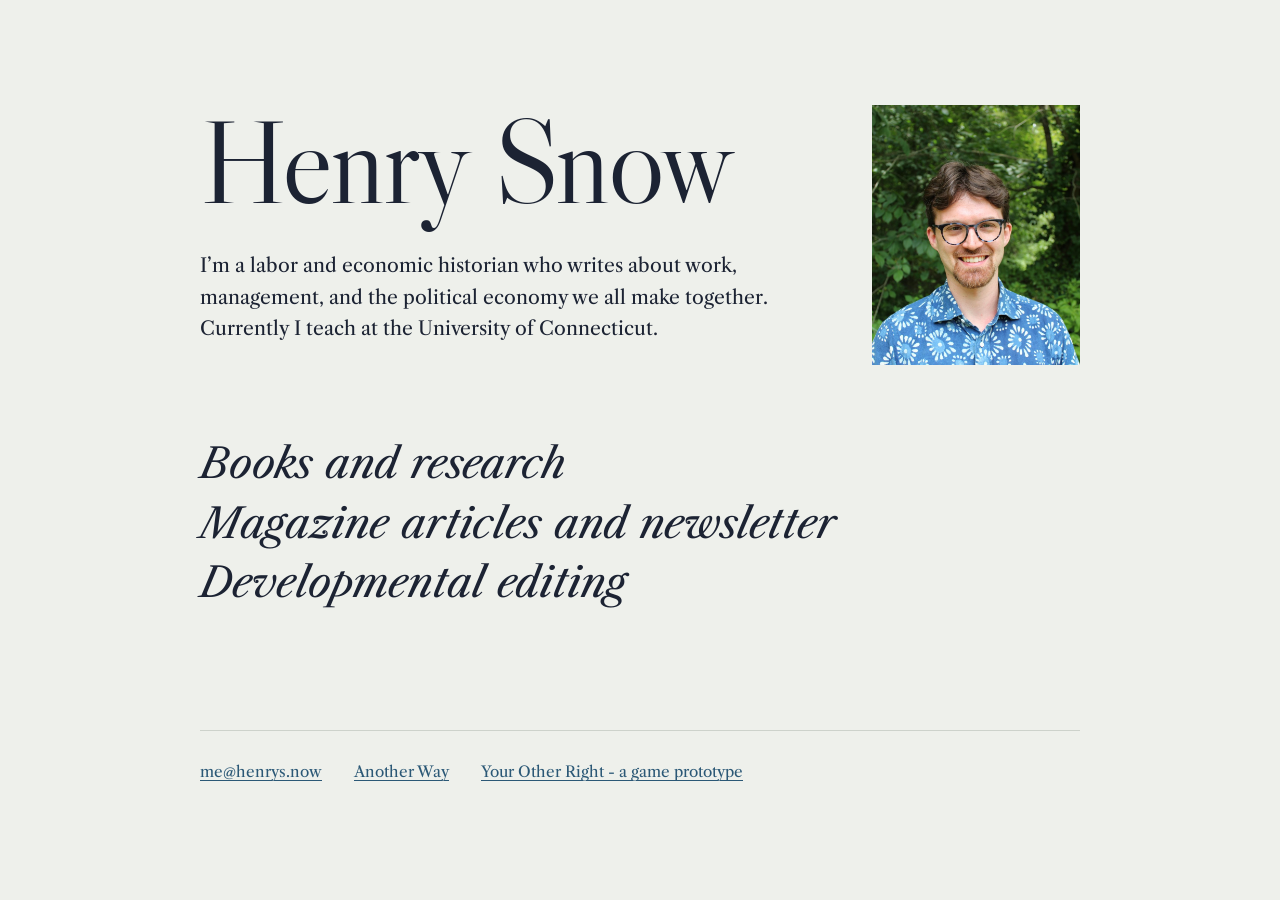
<file: index.html>
<!DOCTYPE html>
<html lang="en">
<head>
  <meta charset="utf-8">
  <meta name="viewport" content="width=device-width, initial-scale=1">
  <title>Henry Snow</title>
  <link rel="preconnect" href="https://fonts.googleapis.com">
  <link rel="preconnect" href="https://fonts.gstatic.com" crossorigin>
  <link href="https://fonts.googleapis.com/css2?family=Libre+Caslon+Display&family=Libre+Caslon+Text:ital,wght@0,400;0,700;1,400&display=swap" rel="stylesheet">
  <link rel="stylesheet" href="style.css">
</head>
<body>
  <div class="wrap wide">
    <main>
      <section class="hero">
        <div>
          <h1>Henry Snow</h1>
          <p class="lead">I’m a labor and economic historian who writes about work, management, and the political economy we all make together. Currently I teach at the University of Connecticut.</p>
        </div>
        <img class="portrait" src="images/portrait.jpg" alt="Henry Snow" width="800" height="1000">
      </section>

      <nav class="contents" aria-label="Sections">
        <a href="academic.html">Books and research</a>
        <a href="public-scholarship.html">Magazine articles and newsletter</a>
        <a href="editing.html">Developmental editing</a>
      </nav>
    </main>

    <footer class="site-footer">
      <a class="email" data-u="me" data-d="henrys.now" href="#">me [at] henrys.now</a>
      <a href="https://buttondown.com/anotherway">Another Way</a>
      <a href="/your-other-right/">Your Other Right - a game prototype</a>
    </footer>
  </div>
  <script src="site.js"></script>
</body>
</html>
</file>
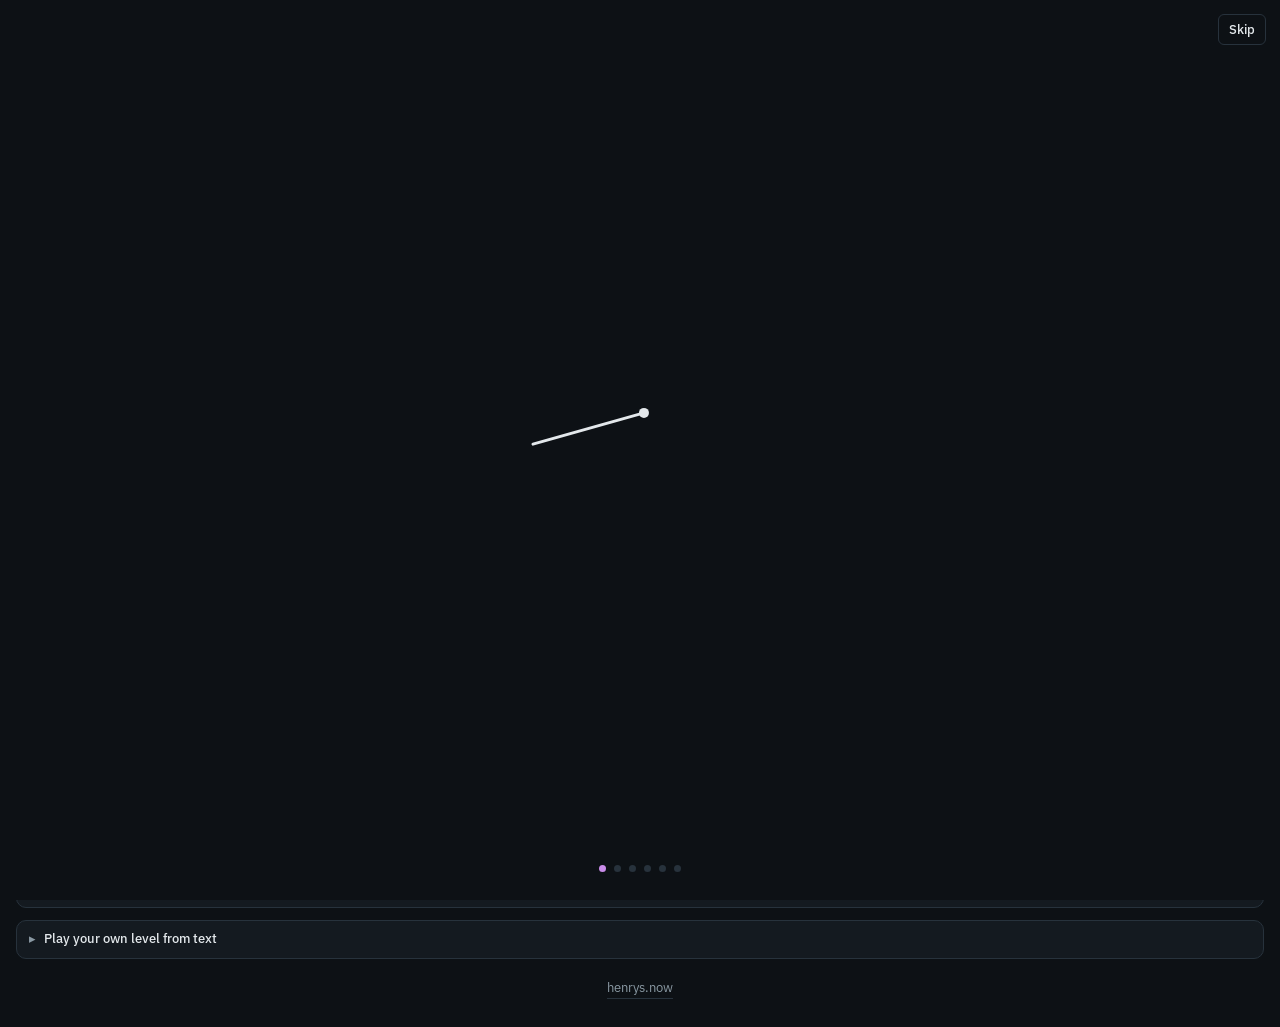
<file: your-other-right/index.html>
<!doctype html>
<html lang="en">
<head>
<meta charset="utf-8">
<meta name="viewport" content="width=device-width,initial-scale=1,viewport-fit=cover">
<style>:root{color-scheme:dark;padding-top:env(safe-area-inset-top,0px);padding-bottom:env(safe-area-inset-bottom,0px)}body{margin:0;font:14px/1.45 system-ui,sans-serif}img{max-width:100%}[hidden]{display:none!important}</style>
</head>
<body>
<title>Your Other Right!</title>
<meta name="claude:viewport-fit-sides" content="cover">
<link rel="preconnect" href="https://fonts.googleapis.com">
<link rel="stylesheet" href="https://fonts.googleapis.com/css2?family=Bricolage+Grotesque:opsz,wght@12..96,600;12..96,800&family=IBM+Plex+Mono:wght@400;500&family=IBM+Plex+Sans:wght@400;500;600&display=swap">
<style>
/* Layout: arcade console. Live slice (large) beside a secondary pane (swap preview / swap plane), controls docked beneath; on phones the controls sit directly under the live view. Deliberately single dark theme. */
[hidden]{display:none!important}
:root{
  --bg:#0d1115; --panel:#141a20; --raise:#1b232b; --line:#27323c;
  --ink:#e3e8eb; --muted:#8a99a3;
  --x:#ef7d63; --y:#7dc58a; --z:#64a4ee; --w:#c98ce9;
  --block:#4cc2bd; --goal:#7dd28c; --laser:#ff4d5e; --beam:#9be8ff; --wood:#d6a35c;
  --display:"Bricolage Grotesque", "Avenir Next", system-ui, sans-serif;
  --body:"IBM Plex Sans", system-ui, -apple-system, sans-serif;
  --mono:"IBM Plex Mono", ui-monospace, Menlo, monospace;
  color-scheme:dark;
}
html,body{background:var(--bg);color:var(--ink)}
body{font-family:var(--body);font-size:14px;line-height:1.45}
.app{max-width:1300px;margin:0 auto;padding-block:16px 28px;padding-left:max(16px,env(safe-area-inset-left,0px));padding-right:max(16px,env(safe-area-inset-right,0px));display:flex;flex-direction:column;gap:12px}
header{display:flex;flex-wrap:wrap;align-items:center;gap:8px 16px}
h1{font-family:var(--display);font-weight:800;font-size:24px;letter-spacing:-.01em;margin:0}
h1 span{color:var(--w)}
.lvlname{font-family:var(--display);font-weight:600;font-size:18px;color:var(--ink)}
.moves{font-family:var(--mono);font-size:12.5px;color:var(--muted);font-variant-numeric:tabular-nums}
.grow{flex:1}
.keys{color:var(--muted);font-size:12.5px;margin:0;flex-basis:100%}
kbd{font-family:var(--mono);font-size:11px;background:var(--raise);border:1px solid var(--line);border-radius:4px;padding:0 4px;color:var(--ink)}
button,select{font:500 13px var(--body);color:var(--ink);background:var(--raise);border:1px solid var(--line);border-radius:6px;padding:6px 10px;cursor:pointer;user-select:none;-webkit-user-select:none;touch-action:manipulation}
button:hover{border-color:#3a4855}
button:focus-visible,select:focus-visible,textarea:focus-visible,summary:focus-visible{outline:2px solid var(--w);outline-offset:2px}
button:disabled{opacity:.4;cursor:default}

.paste{background:var(--panel);border:1px solid var(--line);border-radius:10px}
.paste summary{cursor:pointer;padding:9px 12px;font-size:13px;font-weight:500;list-style:none;display:flex;align-items:center;gap:8px}
.paste summary::-webkit-details-marker{display:none}
.paste summary::before{content:"▸";color:var(--muted);transition:transform .15s}
.paste[open] summary::before{transform:rotate(90deg)}
.paste .bd{padding:0 12px 12px;display:flex;flex-direction:column;gap:8px}
textarea{width:100%;box-sizing:border-box;min-height:160px;resize:vertical;background:var(--bg);color:var(--ink);border:1px solid var(--line);border-radius:6px;padding:8px;font:12.5px/1.35 var(--mono);white-space:pre;overflow:auto}
.msg{font-size:12.5px;color:var(--muted);margin:0}
.msg.err{color:var(--laser)}
.row{display:flex;gap:6px;flex-wrap:wrap;align-items:center}

.panes{display:grid;grid-template-columns:3fr 2fr;gap:12px;align-items:start}
.pane{margin:0;background:var(--panel);border:1px solid var(--line);border-radius:10px;overflow:hidden;min-width:0}
.stage{position:relative;aspect-ratio:4/3;max-width:100%;background:#000}
.stage canvas{position:absolute;inset:0;width:100%;height:100%;display:block}
#gl{touch-action:none;cursor:grab}
#gl:active{cursor:grabbing}
#hud{pointer-events:none}
.bar{display:flex;flex-wrap:wrap;align-items:center;gap:6px 12px;padding:8px 12px;border-top:1px solid var(--line);min-height:36px}
.status{font-size:13px}
.status.win{color:var(--goal);font-weight:600}
.status.warn{color:#f0b46a}
.chips{display:flex;flex-wrap:wrap;gap:4px 10px;font-family:var(--mono);font-size:12px}
.chips b{font-weight:500;color:var(--muted)}
.cx{color:var(--x)}.cy{color:var(--y)}.cz{color:var(--z)}.cw{color:var(--w)}
.tabs{display:flex;gap:2px;padding:6px;border-bottom:1px solid var(--line)}
.tabs button{flex:1;background:transparent;border-color:transparent}
.tabs button[aria-pressed="true"]{background:var(--raise);border-color:var(--line)}
.maplbl{position:absolute;font-family:var(--mono);font-size:11px;color:var(--ink);background:rgba(13,17,21,.72);padding:1px 5px;border-radius:3px;pointer-events:none;white-space:nowrap}
.maplbl.t{top:6px;left:50%;transform:translateX(-50%)}
.maplbl.b{bottom:6px;left:50%;transform:translateX(-50%)}
.maplbl.l{left:6px;top:50%;transform:translateY(-50%)}
.maplbl.r{right:6px;top:50%;transform:translateY(-50%)}
.note{font-size:12.5px;color:var(--muted);margin:0;max-width:62ch}
.winbox{position:absolute;inset:auto 0 0 0;display:flex;flex-wrap:wrap;align-items:center;justify-content:center;gap:10px;padding:12px;background:linear-gradient(transparent,rgba(13,17,21,.92) 35%);pointer-events:auto}
.winbox b{font-family:var(--display);font-size:20px;color:var(--goal)}
.winbox button{background:#1f5c58;border-color:var(--block);font-weight:600}
.winbox.final{inset:0;flex-direction:column;gap:14px;padding:24px;background:rgba(13,17,21,.88);text-align:center}
.winbox.final #winText{font-family:var(--display);font-weight:600;font-size:clamp(18px,4.6vw,26px);line-height:1.3;max-width:20ch;color:var(--ink)}

.controls{display:flex;flex-wrap:wrap;gap:10px 14px;align-items:flex-start;background:var(--panel);border:1px solid var(--line);border-radius:10px;padding:10px 12px}
.pad{display:grid;grid-template-columns:repeat(3,44px);grid-template-rows:repeat(2,40px);gap:4px}
.pad button{padding:0;font-size:15px}
.pad .u{grid-column:2}
.pad .l{grid-column:1;grid-row:2}.pad .d{grid-column:2;grid-row:2}.pad .r{grid-column:3;grid-row:2}
.pad .tl{grid-column:1;grid-row:1;font-size:13px}.pad .tr{grid-column:3;grid-row:1;font-size:13px}
.stack{display:grid;grid-template-rows:repeat(2,40px);gap:4px}
.stack button{padding:0 10px}
.ana .up{color:var(--w)}
.climbs button{color:var(--wood)}
.swapbox{display:flex;flex-direction:column;gap:4px}
.seg{display:flex;gap:2px;background:var(--bg);border:1px solid var(--line);border-radius:8px;padding:2px}
.seg button{flex:1;background:transparent;border-color:transparent;padding:5px 8px}
.seg button[aria-pressed="true"]{background:var(--raise);border-color:var(--line)}
.swap{background:#3a2647;border-color:#5d3d70;color:#f3e6fb;font-weight:600}
.row2{display:flex;gap:4px}
.row2 button{flex:1}
.tilts{display:flex;flex-wrap:wrap;gap:4px;align-items:center;flex-basis:100%}
.tilts>span{font-size:12px;color:var(--muted);margin-right:4px}
.tilts button{padding:4px 7px;font:500 12px var(--mono)}
.tilts button[aria-pressed="true"]{background:#16363c;border-color:var(--beam)}
.gyrobox{display:flex}
#gyroBtn[aria-pressed="true"]{border-color:var(--beam);color:#e4fbff;background:#16363c}
.sitefoot{display:flex;justify-content:center;padding-top:8px;font-size:13px}
.sitefoot a{color:var(--muted);text-decoration:none;border-bottom:1px solid var(--line)}
.sitefoot a:hover,.sitefoot a:focus-visible{color:var(--ink);border-color:var(--ink)}
.motag{font:600 11px var(--mono);letter-spacing:.06em;text-transform:uppercase;color:var(--beam);border:1px solid #2b5d5b;border-radius:4px;padding:1px 6px}
.mocard{position:absolute;left:50%;top:50%;transform:translate(-50%,-50%);width:min(320px,calc(100% - 32px));box-sizing:border-box;z-index:4;display:flex;flex-direction:column;gap:10px;padding:16px;border-radius:10px;background:rgba(13,17,21,.9);border:1px solid var(--line)}
.mocard b{font-family:var(--display);font-size:18px}
.mocard p{margin:0;font-size:13.5px;color:var(--ink)}
.mocard .row button{flex:1}
.momenu{display:flex;flex-direction:column;gap:6px;align-items:stretch;padding:8px;border-radius:8px;background:rgba(13,17,21,.86);border:1px solid rgba(255,255,255,.12);width:190px;pointer-events:auto}
.momenu .swapbox{width:auto!important}
.momenu #gyroBox{display:flex}.momenu #gyroBtn{flex:1}
.intro{position:fixed;inset:0;z-index:50;background:var(--bg);touch-action:none;transition:opacity .45s}
.intro.out{opacity:0}
.intro canvas{position:absolute;inset:0;width:100%;height:100%;display:block}
.introDots{position:absolute;left:0;right:0;bottom:calc(28px + env(safe-area-inset-bottom,0px));display:flex;justify-content:center;gap:8px;pointer-events:none}
.introDots i{width:7px;height:7px;border-radius:50%;background:var(--line)}
.introDots i.past{background:var(--muted)}.introDots i.on{background:var(--w)}
#introSkip{position:absolute;top:calc(14px + env(safe-area-inset-top,0px));right:calc(14px + env(safe-area-inset-right,0px));background:transparent}
.replay{padding:2px 9px;font-size:12px;color:var(--muted)}
@keyframes glowp{0%,100%{box-shadow:0 0 0 1px rgba(201,140,233,.5)}50%{box-shadow:0 0 0 4px rgba(201,140,233,.85)}}
.glow{border-color:var(--w)!important;animation:glowp 1.3s ease-in-out infinite}
.tilthint{position:absolute;top:56px;left:50%;transform:translateX(-50%);pointer-events:none;padding:4px;border-radius:10px;background:rgba(13,17,21,.6)}
@keyframes tiltp{0%,100%{transform:rotate(-24deg)}50%{transform:rotate(24deg)}}
.tiltphone{transform-origin:20px 20px;animation:tiltp 1.6s ease-in-out infinite}
@media (prefers-reduced-motion:reduce){.glow{animation:none;box-shadow:0 0 0 3px rgba(201,140,233,.8)}.tiltphone{animation:none;transform:rotate(20deg)}}
.err{padding:24px;color:var(--x)}

/* phones: controls float over the live view so you never scroll while playing */
.overlay{display:none}
@media (max-width:780px){
  .panes{display:contents}
  .app{gap:8px;padding-block:8px 24px}
  header{order:0;gap:4px 10px}
  h1{font-size:20px}.lvlname{font-size:16px}
  .app>.p-main{order:2}.app>.p-side{order:4}.app>.paste{order:5}.app>.sitefoot{order:6}
  .app>.controls{display:none}
  .p-main .stage{aspect-ratio:auto;height:calc(100svh - 170px);min-height:380px;max-height:820px}
  .p-main .bar{padding:6px 10px;min-height:0}
  .overlay{display:block;position:absolute;inset:0;pointer-events:none;z-index:2}
  .overlay>div{position:absolute;display:flex;gap:6px}
  .overlay button,.overlay .seg{pointer-events:auto}
  .overlay button{background:rgba(20,26,32,.6);border-color:rgba(255,255,255,.16);-webkit-backdrop-filter:blur(6px);backdrop-filter:blur(6px);font-size:12.5px}
  .overlay .seg{background:rgba(13,17,21,.55);border-color:rgba(255,255,255,.12)}
  .overlay .seg button{background:transparent;border-color:transparent;backdrop-filter:none;-webkit-backdrop-filter:none;padding:5px 7px}
  .overlay .seg button[aria-pressed="true"]{background:rgba(255,255,255,.14)}
  .overlay .swap{background:rgba(58,38,71,.82);border-color:#5d3d70}
  .ov-tl{top:8px;left:8px;flex-direction:column}
  .ov-tr{top:8px;right:8px;flex-direction:column;align-items:flex-end}
  .p-main .stage{height:calc(100svh - 120px)!important}
  .p-main .bar+.bar{display:none}
  .ov-bl{bottom:10px;left:8px}
  .ov-br{bottom:10px;right:8px}
  .ov-bm{bottom:116px;left:8px;right:8px;justify-content:center}
  .overlay .pad{grid-template-columns:repeat(3,46px);grid-template-rows:repeat(2,46px)}
  .overlay .stack{grid-template-rows:repeat(2,46px)}
  .overlay .stack button{padding:0 8px;min-width:64px}
  .overlay .ov-tl .stack{grid-template-rows:repeat(2,36px)}
  .overlay .ov-tl #gyroBtn{height:36px;padding:0 8px}
  .overlay #gyroBtn[aria-pressed="true"]{background:rgba(22,54,60,.85);border-color:var(--beam)}
  .overlay .swapbox{align-items:stretch;width:176px}
  .overlay .swapbox button{padding:6px 6px}
  .overlay .tilts{flex-basis:auto;justify-content:center;gap:3px}
  .overlay .tilts>span{display:none}
  .overlay .tilts button{padding:5px 5px;font-size:11px}
  .winbox{z-index:3}
}
@media (max-width:520px){.pad{grid-template-columns:repeat(3,48px);grid-template-rows:repeat(2,44px)}.stack{grid-template-rows:repeat(2,44px)}}
@media (hover:none){.keys{display:none}}
@media (prefers-reduced-motion:reduce){*{transition:none!important}}
</style>

<div class="app">
  <div class="intro" id="intro" hidden>
    <canvas id="introCv" aria-label="Animation: a line becomes a square, then a cube, then sweeps into a fourth direction"></canvas>
    <div class="introDots" id="introDots"></div>
    <button id="introSkip">Skip</button>
  </div>

  <header>
    <h1>Your Other <span>Right!</span></h1>
    <button id="introReplay" class="replay" aria-label="Play the introduction" title="Play the introduction">▶</button>
    <span class="lvlname" id="lvlName"></span>
    <span class="moves" id="moveCount"></span>
    <span class="moves" id="lvlProg"></span>
    <span class="grow"></span>
    <select id="lvlSel" aria-label="Choose a level"></select>
    <p class="keys">Drag to look · <kbd>←</kbd><kbd>→</kbd> turn · <kbd>W</kbd><kbd>A</kbd><kbd>S</kbd><kbd>D</kbd> step · <kbd>Q</kbd>/<kbd>E</kbd> kata/ana · <kbd>C</kbd>/<kbd>Z</kbd> climb · <kbd>R</kbd> turn mirror · <kbd>U</kbd> undo · <kbd>1</kbd><kbd>2</kbd><kbd>3</kbd> pick axis · <kbd>Space</kbd> swap · <kbd>B</kbd> normal view · <kbd>V</kbd> snap view</p>
  </header>

  <div class="panes">
    <figure class="pane p-main">
      <div class="stage">
        <canvas id="gl" aria-label="Your current 3D slice of the level"></canvas>
        <canvas id="hud"></canvas>
        <div class="overlay" id="overlay"><div class="ov-tl"></div><div class="ov-tr"><button id="menuBtn" aria-expanded="false" aria-controls="moMenu" hidden>Menu</button><div class="momenu" id="moMenu" hidden></div></div><div class="ov-bm"></div><div class="tilthint" id="tiltHint" hidden><svg viewBox="0 0 40 40" width="40" height="40" aria-hidden="true"><g class="tiltphone"><rect x="13" y="6" width="14" height="28" rx="3" fill="none" stroke="#c98ce9" stroke-width="2.4"/><circle cx="20" cy="30" r="1.4" fill="#c98ce9"/></g></svg></div><div class="ov-bl"></div><div class="ov-br"></div></div>
        <div class="mocard" id="moCard" hidden>
          <b>Motion controls</b>
          <p>Hold your phone upright in front of you, like a camera. Turn your body to look around, and tilt the phone sideways like a steering wheel to swap Right with Ana.</p>
          <div class="row"><button id="moStart" class="swap">Start with motion</button><button id="moSkip">Use touch</button></div>
        </div>
        <div class="winbox" id="winBox" hidden><b>Solved</b><span id="winText"></span><button id="nextBtn">Next level</button><button id="againBtn">Play again</button></div>
      </div>
      <div class="bar"><span class="status" id="status" aria-live="polite"></span></div>
      <div class="bar"><div class="chips" id="mapping"></div></div>
    </figure>

    <figure class="pane p-side">
      <div class="tabs" role="group" aria-label="Second view">
        <button id="tabPrev" aria-pressed="true">Swap preview</button>
        <button id="tabMap" aria-pressed="false">Swap plane</button>
      </div>
      <div class="stage">
        <canvas id="gl2" aria-label="Second view"></canvas>
        <span class="maplbl t" id="mT"></span><span class="maplbl b" id="mB"></span>
        <span class="maplbl l" id="mL"></span><span class="maplbl r" id="mR"></span>
      </div>
      <div class="bar"><p class="note" id="sideNote"></p></div>
    </figure>
  </div>

  <div class="controls">
    <div class="pad">
      <button class="tl" id="turnL" aria-label="Turn left">↺</button>
      <button class="u" data-hold="w" aria-label="Step forward">↑</button>
      <button class="tr" id="turnR" aria-label="Turn right">↻</button>
      <button class="l" data-hold="a" aria-label="Step left">←</button>
      <button class="d" data-hold="s" aria-label="Step back">↓</button>
      <button class="r" data-hold="d" aria-label="Step right">→</button>
    </div>
    <div class="stack ana">
      <button class="up" data-hold="e">Ana +</button>
      <button data-hold="q">Kata −</button>
    </div>
    <div class="stack climbs">
      <button data-hold="c">Climb ↑</button>
      <button data-hold="z">Climb ↓</button>
    </div>
    <div class="stack">
      <button id="undoMove">Undo move</button>
      <button id="restartBtn">Restart</button>
    </div>
    <div class="swapbox">
      <div class="seg" role="group" aria-label="Axis to swap with ana">
        <button data-arm="0" aria-pressed="false">Right</button>
        <button data-arm="1" aria-pressed="false">Up</button>
        <button data-arm="2" aria-pressed="true">Fwd</button>
      </div>
      <div class="row2">
        <button class="swap" id="swapBtn" title="Swap the chosen axis with the hidden one (Space). Swapping it again swaps back.">Swap ⇄</button>
        <button id="unswapBtn" title="Return to the normal view with Ana hidden (B)">Normal view</button>
      </div>
      <button id="snapBtn" title="Turn to the nearest straight-on grid view (V)">Snap view</button>
    </div>
    <div class="gyrobox" id="gyroBox" hidden><button id="gyroBtn" aria-pressed="false" title="Turn motion controls on or off">Motion: off</button></div>
    <div class="tilts" id="tilts" hidden>
      <span>Mirror ahead</span>
      <button data-tilt="0">E·N /</button><button data-tilt="1">E·N \</button>
      <button data-tilt="2">E·A /</button><button data-tilt="3">E·A \</button>
      <button data-tilt="4">N·A /</button><button data-tilt="5">N·A \</button>
    </div>
  </div>

  <details class="paste" id="pastePanel">
    <summary>Play your own level from text</summary>
    <div class="bd">
      <textarea id="lvlText" spellcheck="false" aria-label="Level text" placeholder="Paste a level copied from the Workshop"></textarea>
      <div class="row"><button id="loadBtn">Play this level</button><button id="showBtn">Show current level’s text</button></div>
      <p class="msg" id="textMsg">Paste the text from the Workshop’s Level text box (its Copy button copies it), then press Play this level. To share a level, send someone this page and the text.</p>
    </div>
  </details>
  <footer class="sitefoot"><a href="https://henrys.now">henrys.now</a></footer>
</div>

<script>
(() => {
const $=id=>document.getElementById(id);
// Rules engine shared by the page and the solver worker. Must stay self-contained (it is stringified).
function makeEngine(lv){
  const W=lv.W,H=lv.H,D=lv.D,L=lv.L,NU=H+1,WD=W*D,WDL=WD*L,N=WDL*NU;
  // ST: 0 hole, 1 floor, 2 ice, 3 wall.  FT: 0 none, 1 laser, 2 mirror, 3 emitter, 4 target, 5 ladder, 6 ramp foot, 7 ramp head
  const ST=new Uint8Array(N),FT=new Uint8Array(N),OR=new Uint8Array(N);
  for(let q=0;q<WDL;q++)ST[q]=1;                       // basement: bedrock, blocks only
  for(let z=0;z<WDL*H;z++){ST[z+WDL]=lv.st[z];FT[z+WDL]=lv.feat[z];OR[z+WDL]=lv.ori[z];}
  for(let q=0;q<N-WDL;q++)if((FT[q]===5||FT[q]===7)&&ST[q+WDL]!==3)ST[q+WDL]=0;  // open above ladders and ramp heads
  const ci=q=>q%W,cj=q=>((q/W)|0)%D,ck=q=>((q/WD)|0)%L,cu=q=>(q/WDL)|0;
  function nb(q,d){
    switch(d){
      case 0:return ci(q)<W-1?q+1:-1;
      case 1:return ci(q)>0?q-1:-1;
      case 2:return cj(q)<D-1?q+W:-1;
      case 3:return cj(q)>0?q-W:-1;
      case 4:return ck(q)<L-1?q+WD:-1;
      case 5:return ck(q)>0?q-WD:-1;
      case 6:return cu(q)<NU-1?q+WDL:-1;
      case 7:return cu(q)>0?q-WDL:-1;
    }
    return -1;
  }
  const mirrors=[],emitters=[],goals=[],targets=[];
  for(let q=0;q<N;q++){if(FT[q]===2)mirrors.push(q);if(FT[q]===3)emitters.push(q);if(FT[q]===4)targets.push(q);}
  for(let z=0;z<WDL*H;z++)if(lv.goal[z])goals.push(z+WDL);
  const mIdx=new Map(mirrors.map((q,i)=>[q,i]));
  const isRamp=q=>FT[q]===6||FT[q]===7;
  const solidObj=q=>FT[q]>=2&&FT[q]<=4;
  const pEnter=(q,B)=>q>=0&&ST[q]!==3&&FT[q]!==1&&!solidObj(q)&&!B.has(q)&&cu(q)>0;
  const bEnter=(q,B)=>q>=0&&ST[q]!==3&&!solidObj(q)&&FT[q]!==5&&!B.has(q);
  function supported(q,B,player){
    if(isRamp(q))return true;
    if(player&&FT[q]===5)return true;
    if(ST[q]===1||ST[q]===2)return true;
    const b=nb(q,7);if(b<0)return true;
    return ST[b]===3||B.has(b)||FT[b]===5||solidObj(b);
  }
  // where something at q ends up moving horizontally in direction d, ignoring occupancy (-1 if it can't)
  function target(q,d){
    if(isRamp(q)){
      const rd=OR[q];
      if(d===rd){if(FT[q]===6)return nb(q,d);const a=nb(q,d);return a<0?-1:nb(a,6);}
      if(d===(rd^1))return nb(q,d);
      return -1;
    }
    const n=nb(q,d);if(n<0)return -1;
    if(isRamp(n)){
      const rd=OR[n];
      if(FT[n]===6&&d===rd)return n;
      if(FT[n]===7&&d===(rd^1))return n;
      return -1;
    }
    return n;
  }
  function fallB(q,B){
    while(!supported(q,B,false)){const b=nb(q,7);if(b<0||!bEnter(b,B))break;q=b;}
    return q;
  }
  function fallP(q,B){
    while(!supported(q,B,true)){
      const b=nb(q,7);if(b<0||FT[b]===1)return -1;
      if(ST[b]===3||solidObj(b)||B.has(b))break;
      q=b;
    }
    return cu(q)===0?-1:q;
  }
  function slide(q,d,B,player,path){
    while(ST[q]===2&&!isRamp(q)){
      const t=target(q,d);if(t<0)break;
      if(player?!pEnter(t,B):!bEnter(t,B))break;
      q=t;path.push(q);
      const f=player?fallP(q,B):fallB(q,B);if(f<0)return -1;
      if(f!==q){q=f;path.push(q);break;}
    }
    return q;
  }
  function settle(B,moves){
    let moved=true;
    while(moved){
      moved=false;
      for(const q of [...B].sort((a,b)=>a-b)){
        B.delete(q);const f=fallB(q,B);B.add(f);
        if(f!==q){moved=true;moves.push([q,f]);}
      }
    }
  }
  const sorted=B=>[...B].sort((a,b)=>a-b);
  function oriOf(s,q){const i=mIdx.get(q);return i===undefined?OR[q]:s.o.charCodeAt(i)-48;}
  // a fatal fall: report the path down so the view can show it; the solver skips these moves
  function dead(pp,from,B){
    let q=from,laser=false;
    for(;;){const b=nb(q,7);if(b<0||ST[b]===3||B.has(b))break;pp.push(b);q=b;if(FT[b]===1){laser=true;break;}if(cu(b)===0)break;}
    return {dead:true,laser,ppath:pp,pushed:false,bmoves:[]};
  }
  // act: 0..5 move/push, 6 climb up, 7 climb down, 8+d*6+o turn the mirror in direction d to tilt o
  function step(s,act){
    const B=new Set(s.b);let p=s.p;
    if(act<6){
      const d=act,t=target(p,d);if(t<0)return null;
      const bmoves=[];let pushed=false;
      if(B.has(t)){
        const bt=target(t,d);if(bt<0||!bEnter(bt,B))return null;
        B.delete(t);
        const bp=[t,bt];let q=fallB(bt,B);
        if(q!==bt)bp.push(q);else q=slide(bt,d,B,false,bp);
        B.add(q);bmoves.push(bp);settle(B,bmoves);pushed=true;
        if(B.has(t))return {s:{p,b:sorted(B),o:s.o},ppath:[p],pushed,bmoves};
      }else if(!pEnter(t,B))return null;
      const pp=[p,t];let q=fallP(t,B);if(q<0)return dead(pp,t,B);
      if(q!==t)pp.push(q);else{q=slide(t,d,B,true,pp);if(q<0)return dead(pp,pp[pp.length-1],B);}
      return {s:{p:q,b:sorted(B),o:s.o},ppath:pp,pushed,bmoves};
    }
    if(act===6){
      if(FT[p]!==5)return null;
      const n=nb(p,6);
      if(n<0||ST[n]===3||solidObj(n)||FT[n]===1||B.has(n))return null;
      return {s:{p:n,b:s.b,o:s.o},ppath:[p,n],pushed:false,bmoves:[]};
    }
    if(act===7){
      const n=nb(p,7);
      if(n<0||FT[n]!==5||B.has(n))return null;
      return {s:{p:n,b:s.b,o:s.o},ppath:[p,n],pushed:false,bmoves:[]};
    }
    const d=((act-8)/6)|0,o=(act-8)%6,n=nb(p,d);
    if(n<0||FT[n]!==2)return null;
    const i=mIdx.get(n);if(s.o.charCodeAt(i)-48===o)return null;
    return {s:{p,b:s.b,o:s.o.slice(0,i)+o+s.o.slice(i+1)},ppath:[p],pushed:false,bmoves:[],turned:n};
  }
  function beams(s,wantBits){
    const PL=[[0,1,-1],[0,1,1],[0,2,-1],[0,2,1],[1,2,-1],[1,2,1]];
    const B=new Set(s.b),bits=wantBits?new Uint8Array(N):null,lit=new Set(),seen=new Set();
    for(const e of emitters){
      let d=OR[e]%6,q=e;if(bits)bits[q]|=1<<d;
      for(let n=0;n<20000;n++){
        q=nb(q,d);if(q<0)break;
        const f=FT[q];
        if(ST[q]===3||f===3||f===6||f===7||B.has(q))break;
        const back=d^1;
        if(f===4){if(bits)bits[q]|=1<<back;lit.add(q);break;}
        const key=q*6+d;if(seen.has(key))break;seen.add(key);
        if(bits)bits[q]|=1<<back;
        if(f===2){
          const o=PL[oriOf(s,q)],ax=d>>1,sg=(d&1)?-1:1;
          if(ax===o[0]||ax===o[1]){const out=ax===o[0]?o[1]:o[0],os=-sg*o[2];d=out*2+(os>0?0:1);}
        }
        if(bits)bits[q]|=1<<d;
      }
    }
    return {bits,lit};
  }
  function won(s){
    if(!goals.length&&!targets.length)return false;
    for(const g of goals)if(!s.b.includes(g))return false;
    if(!targets.length)return true;
    const lit=beams(s,false).lit;
    for(const t of targets)if(!lit.has(t))return false;
    return true;
  }
  function init(startZ,blockZs){
    const B=new Set(blockZs.map(z=>z+WDL));settle(B,[]);
    const p=fallP(startZ+WDL,B);if(p<0)return null;
    return {p,b:sorted(B),o:mirrors.map(q=>OR[q]).join('')};
  }
  function reach(s){
    const seen=new Set([s.p]),queue=[s.p],B=new Set(s.b);
    while(queue.length){
      const p=queue.pop();
      for(let a=0;a<8;a++){
        if(a<6){const t=target(p,a);if(t<0||B.has(t))continue;}
        const r=step({p,b:s.b,o:s.o},a);
        if(!r||r.dead||r.pushed)continue;
        if(!seen.has(r.s.p)){seen.add(r.s.p);queue.push(r.s.p);}
      }
    }
    return seen;
  }
  const key=s=>s.p+'|'+s.b.join(',')+'|'+s.o;
  return {W,H,D,L,NU,WDL,N,ST,FT,OR,mirrors,emitters,goals,targets,cu,isRamp,step,beams,won,init,reach,key,oriOf};
}

const ORI_CH=['/','\\','{','}','[',']'];
const EM_CH=['>','<','^','v','A','K'];
const RAMP_CH='ewnsak';
const ORI_LABEL=['E·N /','E·N \\','E·A /','E·A \\','N·A /','N·A \\'];
const ST_CH=['o','.','~','#'];

const EXAMPLES={
"Around the Barrier":`title: Around the Barrier
ana -2
...
...
...
...
...
...
...
...
...
...
...
...
ana -1
...
...
...
...
...
...
...
...
...
...
...
...
ana 0
...
.G.
...
...
###
...
...
...
.B.
...
...
.P.
ana 1
...
...
...
...
...
...
...
...
...
...
...
...
ana 2
...
...
...
...
...
...
...
...
...
...
...
...`,
"Periscope":`title: Periscope
ana -1
.....
.....
.....
.....
.....
.....
.....
.....
.....
.....
ana 0
.....
..T..
.....
../..
.....
#####
.....
../..
.....
P.^..
ana 1
.....
.....
.....
../..
.....
.....
.....
../..
.....
.....`,
"Up the Ramp":`title: Up the Ramp
up 0 ana -1
.. .. ..
.. .. ..
.. .= ..
.. .n ..
.. .. ..
.. .. ..
up 0 ana 0
.. .. ..
.. .. ..
.. .. ..
.. .. ..
.. .B ..
.. .P ..
up 0 ana 1
.. .. ..
.. .. ..
.. .. ..
.. .. ..
.. .. ..
.. .. ..
up 1 ana -1
.. .G ..
.. .. ..
o. o. o.
o. o. o.
o. o. o.
o. o. o.
up 1 ana 0
o. o. o.
o. o. o.
o. o. o.
o. o. o.
o. o. o.
o. o. o.
up 1 ana 1
o. o. o.
o. o. o.
o. o. o.
o. o. o.
o. o. o.
o. o. o.`,
"Ice Rink":`title: Ice Rink
up 0 ana -1
.. .. .. .. ..
.. .. .. .. ..
.. .. .. .. ..
.. .. .. .. ..
.. .. .. .. ..
up 0 ana 0
.P ~. ~. ~. ~.
~. ~. ~. ~. ~.
~. ~B ~. ~. ~.
~. ~. ~. ~. ~.
.. ~. ~. ~. ~.
up 0 ana 1
.. ~. ~. ~. ~.
.. ~. ~. ~. ~.
.. ~. ~. .G #.
.. ~. ~. ~. ~.
.. ~. ~. ~. ~.`,
"Drop Shaft":`title: Drop Shaft
up 0 ana -1
.. .. .. ..
.. .. .. ..
.. .. .. ..
.H .. .. ..
up 0 ana 0
.. .. .. ..
.. .. .. ..
.. .. .. ..
.. .. .. ..
up 0 ana 1
.. .. .. .G
.. .. .. ..
.. .. .. ..
.. .. .. ..
up 1 ana -1
.. .. .. ..
.. .. .. ..
.. .. .. ..
.. .. .. ..
up 1 ana 0
.. .. .. ..
.. .. .. ..
.. .B .. ..
.. .P .. ..
up 1 ana 1
.. o. .. ..
.. .. .. ..
.. .. .. ..
.. .. .. ..`,
"Blank":`title: Untitled
up 0 ana 0
.. .. .. .. ..
.. .. .. .. ..
.. .. .. .. ..
.. .. .. .. ..
.. .P .. .. ..`,
};
let LV=null,ENG=null,ghost=null,cellEls=[];
const anaOf=k=>k-Math.floor((LV.L-1)/2);
const fmtAna=a=>(a>0?'+':a<0?'−':'')+Math.abs(a);
const OLD={'#':'#.','.':'..','x':'.x','B':'.B','G':'.G','*':'.*','P':'.P','+':'.+','T':'.T'};
function paintCellClass(){}function coordsOf(){return {};}
function undo(){undoMove();}function redo(){}
function newLevel(title,W,H,D,L){const n=W*H*D*L;return {title,W,H,D,L,st:new Uint8Array(n).fill(1),feat:new Uint8Array(n),ori:new Uint8Array(n),goal:new Uint8Array(n),block:new Uint8Array(n),start:[0,0,0,0]};}
function parseLevel(text){
  const lines=text.replace(/\r/g,'').split('\n');
  let title='Untitled';const secs=[];let cur=null;
  for(const raw of lines){
    const line=raw.trim();if(!line)continue;let m;
    if((m=line.match(/^title\s*:\s*(.*)$/i))){title=m[1].trim()||'Untitled';continue;}
    if((m=line.match(/^up\s*(-?\d+)\s+ana\s*([+-]?\d+)\s*$/i))){cur={u:+m[1],a:+m[2],rows:[],old:false};secs.push(cur);continue;}
    if((m=line.match(/^ana\s*([+-]?\d+)\s*$/i))){cur={u:0,a:+m[1],rows:[],old:true};secs.push(cur);continue;}
    if(!cur)throw new Error('Start each layer with a line like “up 0 ana 0”.');
    let toks;
    if(cur.old){
      toks=[...line].map(ch=>{
        if(OLD[ch])return OLD[ch];
        if(ORI_CH.includes(ch)||EM_CH.includes(ch))return '.'+ch;
        throw new Error(`Unknown character “${ch}” in “${line}”.`);
      });
    }else toks=line.split(/\s+/);
    cur.rows.push(toks);
  }
  if(!secs.length||!secs[0].rows.length)throw new Error('No rows found.');
  const ups=[...new Set(secs.map(s=>s.u))].sort((a,b)=>a-b),anas=[...new Set(secs.map(s=>s.a))].sort((a,b)=>a-b);
  const H=ups.length,L=anas.length,D=secs[0].rows.length,W=secs[0].rows[0].length;
  if(H*L!==secs.length)throw new Error(`Expected one layer for every Up level and Ana value (${H*L}), found ${secs.length}.`);
  if(W>12||D>16||H>5||L>7)throw new Error('Keep levels within 12 East, 16 North, 5 Up levels and 7 Ana layers.');
  const lv=newLevel(title,W,H,D,L);let start=null;
  const z=(i,j,k,h)=>i+W*(j+D*(k+L*h));
  for(const s of secs){
    if(s.rows.length!==D)throw new Error(`Layer “up ${s.u} ana ${s.a}” has ${s.rows.length} rows; the first has ${D}.`);
    const h=ups.indexOf(s.u),k=anas.indexOf(s.a);
    s.rows.forEach((toks,r)=>{
      if(toks.length!==W)throw new Error(`A row in “up ${s.u} ana ${s.a}” has ${toks.length} cells; rows should have ${W}.`);
      const j=D-1-r;
      toks.forEach((t,i)=>{
        if(t.length!==2)throw new Error(`“${t}” should be two characters.`);
        const q=z(i,j,k,h),a=t[0],c=t[1];
        const sv=ST_CH.indexOf(a);if(sv<0)throw new Error(`Unknown floor “${a}” in “${t}”.`);
        lv.st[q]=sv;
        if(c==='.'||c==='=')return;
        if(c==='B'||c==='*')lv.block[q]=1;
        if(c==='G'||c==='*'||c==='+')lv.goal[q]=1;
        if(c==='P'||c==='+')start=[i,j,k,h];
        if('B*G+P.'.includes(c))return;
        if(c==='x')lv.feat[q]=1;
        else if(c==='T')lv.feat[q]=4;
        else if(c==='H')lv.feat[q]=5;
        else if(ORI_CH.includes(c)){lv.feat[q]=2;lv.ori[q]=ORI_CH.indexOf(c);}
        else if(EM_CH.includes(c)){lv.feat[q]=3;lv.ori[q]=EM_CH.indexOf(c);}
        else if(RAMP_CH.includes(c)){lv.feat[q]=6;lv.ori[q]=RAMP_CH.indexOf(c);}
        else throw new Error(`Unknown item “${c}” in “${t}”.`);
      });
    });
  }
  // ramp heads follow from their feet
  const n=W*D*L*H;
  for(let q=0;q<n;q++)if(lv.feat[q]===6){
    const h=headOfIn(lv,q,lv.ori[q]);
    if(h<0)lv.feat[q]=0;else{lv.feat[h]=7;lv.ori[h]=lv.ori[q];lv.block[h]=0;if(lv.st[h]===3)lv.st[h]=1;}
  }
  if(!start){
    const q=[...lv.st].findIndex((s,q)=>s===1&&!lv.feat[q]&&!lv.block[q]);
    if(q<0)throw new Error('There is nowhere to start.');
    start=[q%W,Math.floor(q/W)%D,Math.floor(q/(W*D))%L,Math.floor(q/(W*D*L))];
  }
  lv.start=start;
  return lv;
}
function nbIn(lv,q,d){
  const W=lv.W,D=lv.D,L=lv.L,i=q%W,j=Math.floor(q/W)%D,k=Math.floor(q/(W*D))%L;
  if(d===0)return i<W-1?q+1:-1;if(d===1)return i>0?q-1:-1;
  if(d===2)return j<D-1?q+W:-1;if(d===3)return j>0?q-W:-1;
  if(d===4)return k<L-1?q+W*D:-1;if(d===5)return k>0?q-W*D:-1;
  return -1;
}
function headOfIn(lv,q,d){return nbIn(lv,q,d);}
function serialize(lv){
  const out=[`title: ${lv.title}`];
  for(let h=0;h<lv.H;h++)for(let k=0;k<lv.L;k++){
    out.push(`up ${h} ana ${k-Math.floor((lv.L-1)/2)}`);
    for(let j=lv.D-1;j>=0;j--){
      const row=[];
      for(let i=0;i<lv.W;i++){
        const q=i+lv.W*(j+lv.D*(k+lv.L*h)),f=lv.feat[q],s=lv.start;
        const isS=s[0]===i&&s[1]===j&&s[2]===k&&s[3]===h;
        let c='.';
        if(f===1)c='x';else if(f===2)c=ORI_CH[lv.ori[q]];else if(f===3)c=EM_CH[lv.ori[q]];
        else if(f===4)c='T';else if(f===5)c='H';else if(f===6)c=RAMP_CH[lv.ori[q]];else if(f===7)c='=';
        else if(isS)c=lv.goal[q]?'+':'P';
        else if(lv.block[q])c=lv.goal[q]?'*':'B';
        else if(lv.goal[q])c='G';
        row.push(ST_CH[lv.st[q]]+c);
      }
      out.push(row.join(' '));
    }
  }
  return out.join('\n');
}
function initialState(){
  const blocks=[];for(let z=0;z<LV.block.length;z++)if(LV.block[z])blocks.push(z);
  const S=LV.start;return ENG.init(S[0]+LV.W*(S[1]+LV.D*(S[2]+LV.L*S[3])),blocks);
}
function decorate(o){
  if(!o.s){o.B=new Set();o.bits=null;o.lit=new Set();return o;}
  o.B=new Set(o.s.b);const r=ENG.beams(o.s,true);o.bits=r.bits;o.lit=r.lit;return o;
}
// =====================================================================
// Slice view: a 4D voxel ray caster over the level grid
// =====================================================================
const FS=`
precision highp float;
uniform vec2 uRes; uniform vec4 uP; uniform mat4 uF; uniform float uPitch;
uniform sampler2D uGrid; uniform vec4 uDim;
uniform int uMode; uniform vec4 uMapA; uniform vec4 uMapB; uniform float uMapS;
const vec3 WCOL=vec3(0.79,0.55,0.91);
const vec3 BCOL=vec3(0.62,0.92,1.0);
vec3 hue(float h){return 0.5+0.5*cos(6.2831*(h+vec3(0.0,0.33,0.67)));}
// texel: r = floor*16 + feature, g = tilt/direction, b = flags (1 goal, 2 block, 4 lit), a = beam half-segments
vec4 cellAt(vec4 c){
  float u=c.y+1.0;
  if(u>=uDim.y) return vec4(0.0);
  if(u<0.0||c.x<0.0||c.z<0.0||c.w<0.0||c.x>=uDim.x||c.z>=uDim.z||c.w>=uDim.w) return vec4(48.0,0.0,0.0,0.0);
  vec2 uv=(vec2(c.x+c.w*uDim.x,c.z+u*uDim.z)+0.5)/vec2(uDim.x*uDim.w,uDim.z*uDim.y);
  return floor(texture2D(uGrid,uv)*255.0+0.5);
}
float bit(float v,float i){return mod(floor(v/exp2(i)),2.0);}
vec4 axis4(float a){return a<0.5?vec4(1,0,0,0):a<1.5?vec4(0,0,1,0):vec4(0,0,0,1);}
vec4 dir4(float d){return axis4(floor(d/2.0))*(mod(d,2.0)<0.5?1.0:-1.0);}
vec4 mirrorN(float o){
  float a=o<3.5?0.0:1.0,b=o<1.5?1.0:2.0,sg=mod(o,2.0)<0.5?-1.0:1.0;
  return normalize(axis4(a)+sg*axis4(b));
}
float boxT(vec4 ro,vec4 r2,vec4 bmin,vec4 bmax,out vec4 n){
  vec4 ta=(bmin-ro)/r2,tb=(bmax-ro)/r2,tn=min(ta,tb),tf=max(ta,tb);
  float t0=max(max(tn.x,tn.y),max(tn.z,tn.w)),t1=min(min(tf.x,tf.y),min(tf.z,tf.w));
  n=-sign(r2)*vec4(equal(tn,vec4(t0)));
  return (t0<=t1&&t0>0.0)?t0:1e9;
}
vec3 layerTint(float k){
  // red (most kata) → orange → yellow → green → blue → violet (most ana)
  float h=0.76*k/max(uDim.w-1.0,1.0);
  return clamp(abs(fract(vec3(h)+vec3(1.0,2.0/3.0,1.0/3.0))*6.0-3.0)-1.0,0.0,1.0);
}
vec3 sky(vec4 rd){
  float y=rd.y;
  vec3 c=mix(vec3(0.20,0.24,0.29),vec3(0.06,0.09,0.14),smoothstep(-0.05,0.7,y));
  c=mix(c,WCOL*0.55,0.45*max(rd.w,0.0)*(1.0-abs(y)));
  c=mix(c,vec3(0.55,0.42,0.25)*0.6,0.45*max(-rd.w,0.0)*(1.0-abs(y)));
  return c;
}
void main(){
  vec2 uv=(gl_FragCoord.xy-0.5*uRes)/uRes.y;
  vec4 e0=uF[0],e1=uF[1],e2=uF[2],e3=uF[3];
  if(uMode==1){
    // swap plane: a flat cut through the chosen direction (up the map) and the hidden one (across)
    vec2 q2=uv*2.0*uMapS;
    vec4 p=uP+uMapB*q2.x+uMapA*q2.y;
    float px=2.0*uMapS/uRes.y;
    vec4 c=floor(p),cl=cellAt(c);
    float s=floor(cl.r/16.0),f=cl.r-16.0*s,u=c.y+1.0;
    vec4 lc=fract(p)-0.5;
    float la=dot(lc,uMapA),lb=dot(lc,uMapB),r2d=max(abs(la),abs(lb));
    bool oob=c.x<0.0||c.z<0.0||c.w<0.0||c.x>=uDim.x||c.z>=uDim.z||c.w>=uDim.w||u<0.0;
    vec3 col;
    if(u>=uDim.y) col=vec3(0.07,0.09,0.13);
    else if(s>2.5) col=oob?vec3(0.22,0.24,0.27):mix(vec3(0.46,0.50,0.55),layerTint(c.w)*0.75,0.45);
    else{
      col=s>1.5?vec3(0.42,0.62,0.72):s>0.5?mix(vec3(0.16,0.18,0.2),layerTint(c.w)*0.5,0.4):vec3(0.03,0.035,0.045);
      if(u<0.5)col*=0.5;
      if(bit(cl.b,0.0)>0.5)col=mix(col,vec3(0.3,0.85,0.45),step(0.3,r2d)*step(r2d,0.42));
      if(f>0.5&&f<1.5)col=mix(col,vec3(1.0,0.25,0.3),0.55*step(0.5,fract((la+lb)*3.0)));
      if(f>5.5)col=mix(vec3(0.62,0.52,0.38),vec3(0.75,0.64,0.47),f>6.5?1.0:0.0);
      if(f>4.5&&f<5.5)col=mix(col,vec3(0.6,0.42,0.22),max(step(r2d,0.1),step(abs(fract(lc.y*3.0+0.5)-0.5),0.08)*step(r2d,0.3)));
      if(f>1.5&&f<2.5&&r2d<0.42){
        vec4 l4=uMapA*la+uMapB*lb;float d=abs(dot(l4,mirrorN(cl.g)));
        col=mix(col,vec3(0.92),1.0-smoothstep(0.0,px*1.6,d));
      }
      if(f>2.5&&f<3.5&&r2d<0.3)col=vec3(0.1,0.3,0.36);
      if(f>3.5&&f<4.5&&length(vec2(la,lb))<0.28)col=bit(cl.b,2.0)>0.5?vec3(0.5,1.0,0.6):vec3(0.22,0.45,0.47);
      if(bit(cl.b,1.0)>0.5&&r2d<0.43)col=bit(cl.b,0.0)>0.5?vec3(0.55,0.92,0.78):vec3(0.30,0.78,0.74);
      if(cl.a>0.5){
        for(int i=0;i<6;i++){
          float fi=float(i);
          if(bit(cl.a,fi)<0.5)continue;
          vec4 dv=dir4(fi);float ua=dot(dv,uMapA),ub=dot(dv,uMapB);
          if(abs(ua)+abs(ub)>0.5){
            float al=la*ua+lb*ub,pe=abs(la*ub-lb*ua);
            if(al>=-0.02&&al<=0.5&&pe<px*1.3)col=vec3(0.75,0.96,1.0);
          }else if(abs(length(vec2(la,lb))-0.12)<px)col=vec3(0.75,0.96,1.0);
        }
      }
    }
    float g=min(0.5-abs(la),0.5-abs(lb));
    col*=0.72+0.28*smoothstep(0.0,px*1.2,g);
    float sl=1.0-smoothstep(0.0,px*1.2,abs(q2.x));
    col=mix(col,vec3(0.95),sl*0.6*step(0.5,fract(q2.y*1.5)));
    vec2 fd=vec2(dot(e2,uMapB),dot(e2,uMapA));
    float me=length(q2)-0.22;
    if(length(fd)>0.5){vec2 fn=normalize(fd);vec2 pp=vec2(dot(q2,vec2(fn.y,-fn.x)),dot(q2,fn));me=min(me,max(abs(pp.x)*2.2+pp.y*0.9-0.55,-pp.y-0.05));}
    col=mix(col,vec3(1.0),1.0-smoothstep(0.0,px*1.5,me));
    gl_FragColor=vec4(col,1.0);
    return;
  }
  float cp=cos(uPitch),sp=sin(uPitch);
  vec4 rd=normalize(e0*uv.x+(-sp*e2+cp*e1)*uv.y+(cp*e2+sp*e1)*0.95);
  vec4 ro=uP;
  vec4 c=floor(ro);
  vec4 st=sign(rd),nz=abs(st);
  vec4 inv=1.0/max(abs(rd),vec4(1e-7));
  vec4 tMax=(st*(c-ro)+max(st,0.0))*inv*nz+(1.0-nz)*1e30;
  vec4 tDel=inv*nz+(1.0-nz)*1e30;
  vec4 r2=mix(rd,vec4(1e-7),vec4(lessThan(abs(rd),vec4(1e-7))));
  float tIn=0.0; vec4 mPrev=vec4(0.0);
  float tHit=1e9; vec4 nHit=vec4(0.0); float kind=0.0; vec4 cd=vec4(0.0); vec4 cH=vec4(0.0);
  float glow=0.0,bglow=0.0,coreT=1e9;
  for(int it=0;it<120;it++){
    vec4 q=cellAt(c);
    float tOut=min(min(tMax.x,tMax.y),min(tMax.z,tMax.w));
    float s=floor(q.r/16.0),f=q.r-16.0*s,cy=c.y;
    float best=1e9; vec4 bn=vec4(0.0); float bk=0.0; vec4 tn; float t;
    if(s>2.5){
      if(it>0){best=tIn;bn=-mPrev*st;bk=2.0;}
    }else{
      vec4 C=vec4(c.x+0.5,cy+0.5,c.z+0.5,c.w+0.5);
      if(s>0.5){
        if(rd.y<0.0){t=(cy+0.04-ro.y)/rd.y;if(t>=tIn-1e-4&&t<=tOut&&t<best){best=t;bn=vec4(0,1,0,0);bk=s>1.5?9.0:1.0;}}
        if(it>0&&mPrev.y>0.5&&st.y>0.0&&tIn<best){best=tIn;bn=vec4(0,-1,0,0);bk=10.0;}
      }
      if(f>0.5&&f<1.5){
        float a=tIn,b=tOut;
        if(abs(rd.y)>1e-6){float t0=(cy-ro.y)/rd.y,t1=(cy+0.9-ro.y)/rd.y;a=max(a,min(t0,t1));b=min(b,max(t0,t1));}
        glow+=max(b-a,0.0);
      }
      float yoff=f>5.5?(f<6.5?0.25:0.75):0.0;
      if(f>5.5){
        vec4 dv=dir4(q.g);
        vec4 pin=ro+rd*tIn;
        float g0=pin.y-cy-(dot(pin-C,dv)+(f<6.5?0.5:1.5))*0.5;
        float kk=rd.y-0.5*dot(rd,dv);
        if(g0<0.0){if(it>0&&tIn<best){best=tIn;bn=-mPrev*st;bk=11.0;}}
        else if(kk<0.0){t=tIn-g0/kk;if(t<=tOut&&t<best){best=t;bn=normalize(vec4(0,1,0,0)-0.5*dv);bk=11.0;}}
      }
      if(bit(q.b,1.0)>0.5){
        t=boxT(ro,r2,vec4(c.x+0.07,cy+yoff,c.z+0.07,c.w+0.07),vec4(c.x+0.93,cy+yoff+0.7,c.z+0.93,c.w+0.93),tn);
        if(t<best){best=t;bn=tn;bk=4.0;}
      }
      if(f>1.5&&f<2.5){
        vec4 n=mirrorN(q.g);float dn=dot(rd,n);
        if(abs(dn)>1e-5){t=dot(C-ro,n)/dn;if(t>0.0&&t<best&&length(ro+rd*t-C)<0.4){best=t;bn=-sign(dn)*n;bk=5.0;}}
        t=boxT(ro,r2,vec4(C.x-0.05,cy,C.z-0.05,C.w-0.05),vec4(C.x+0.05,cy+0.12,C.z+0.05,C.w+0.05),tn);
        if(t<best){best=t;bn=tn;bk=6.0;}
      }
      if(f>2.5&&f<3.5){
        t=boxT(ro,r2,vec4(c.x+0.22,cy,c.z+0.22,c.w+0.22),vec4(c.x+0.78,cy+0.75,c.z+0.78,c.w+0.78),tn);
        if(t<best){best=t;bn=tn;bk=7.0;}
      }
      if(f>3.5&&f<4.5){
        vec4 oc=ro-C;float b=dot(oc,rd),h=b*b-dot(oc,oc)+0.0676;
        if(h>0.0){t=-b-sqrt(h);if(t>0.0&&t<best){best=t;bn=normalize(ro+rd*t-C);bk=8.0;}}
        t=boxT(ro,r2,vec4(C.x-0.05,cy,C.z-0.05,C.w-0.05),vec4(C.x+0.05,cy+0.25,C.z+0.05,C.w+0.05),tn);
        if(t<best){best=t;bn=tn;bk=6.0;}
      }
      if(f>4.5&&f<5.5){
        t=boxT(ro,r2,vec4(C.x-0.05,cy,C.z-0.05,C.w-0.05),vec4(C.x+0.05,cy+1.0,C.z+0.05,C.w+0.05),tn);
        if(t<best){best=t;bn=tn;bk=12.0;}
        for(int r=0;r<3;r++){
          float ry=cy+0.2+0.3*float(r);
          t=boxT(ro,r2,vec4(C.x-0.24,ry,C.z-0.24,C.w-0.24),vec4(C.x+0.24,ry+0.045,C.z+0.24,C.w+0.24),tn);
          if(t<best){best=t;bn=tn;bk=12.0;}
        }
      }
      if(q.a>0.5){
        for(int i=0;i<6;i++){
          float fi=float(i);
          if(bit(q.a,fi)<0.5)continue;
          vec4 u=dir4(fi),w0=ro-C;
          float bb=dot(rd,u),dd=dot(rd,w0),ee=dot(u,w0),den=1.0-bb*bb;
          float sp2=clamp(den>1e-5?(ee-bb*dd)/den:ee,0.0,0.5);
          vec4 P=C+u*sp2;float tb=max(dot(P-ro,rd),0.0);
          if(tb>best)continue;
          float dist=length(ro+rd*tb-P);
          bglow+=exp(-dist*24.0);
          if(dist<0.03)coreT=min(coreT,tb);
        }
      }
    }
    if(best<1e8){tHit=best;nHit=bn;kind=bk;cd=q;cH=c;break;}
    if(tOut>60.0)break;
    vec4 m=step(tMax,tMax.yzwx)*step(tMax,tMax.zwxy)*step(tMax,tMax.wxyz);
    tIn=tOut;tMax+=m*tDel;c+=m*st;mPrev=m;
  }
  vec3 col=sky(rd);
  if(kind>0.5){
    vec4 p=ro+rd*tHit;
    vec4 n=nHit;
    float hid=abs(dot(n,e3));
    vec4 ns=normalize(n-dot(n,e3)*e3+1e-5);
    vec4 L=normalize(vec4(0.45,0.85,-0.3,0.2));
    float dif=clamp(dot(ns,L),0.0,1.0),amb=0.5+0.5*ns.y;
    vec3 tint=layerTint(cH.w);
    vec3 base=vec3(0.5);float emit=0.0;
    if(kind<1.5||(kind>8.5&&kind<9.5)){
      float par=mod(cH.x+cH.z+cH.w+cH.y,2.0);
      base=mix(vec3(0.13,0.15,0.17),vec3(0.22,0.25,0.27),par)*mix(vec3(1.0),tint*1.4,0.4);
      if(kind>8.5)base=mix(vec3(0.42,0.62,0.72),vec3(0.55,0.74,0.84),par);
      if(cH.y<-0.5)base*=0.45;
      if(bit(cd.b,0.0)>0.5){
        vec3 lc=abs(fract(vec3(p.x,p.z,p.w))-0.5);
        float e=max(lc.x,max(lc.y,lc.z));
        base=mix(base,vec3(0.3,0.85,0.45),step(0.3,e)*step(e,0.42));
      }
    }else if(kind<2.5){
      base=mix(vec3(0.46,0.50,0.55),tint*0.75,0.45)*(0.92+0.08*step(0.5,fract(p.y*2.0)));
      if(cH.y<-0.5||cH.x<0.0||cH.z<0.0||cH.w<0.0||cH.x>=uDim.x||cH.z>=uDim.z||cH.w>=uDim.w)base=vec3(0.30,0.32,0.35);
    }else if(kind<4.5){
      base=bit(cd.b,0.0)>0.5?vec3(0.55,0.92,0.78):vec3(0.30,0.78,0.74);
    }else if(kind<5.5){
      vec4 rr=reflect(rd,n);
      col=mix(vec3(0.2,0.23,0.26),sky(rr)*1.5+vec3(0.06),0.8)+vec3(0.9)*pow(clamp(dot(rr,L),0.0,1.0),40.0);
      if(abs(n.w)>0.1)col=mix(col,WCOL,0.18);
      emit=1.0;
    }else if(kind<6.5){
      base=vec3(0.42,0.44,0.47);
    }else if(kind<7.5){
      base=vec3(0.16,0.19,0.22);
      if(dot(n,dir4(cd.g))>0.9){col=BCOL*1.1;emit=1.0;}
    }else if(kind<8.5){
      bool lit=bit(cd.b,2.0)>0.5;
      base=lit?vec3(0.5,1.0,0.6):vec3(0.22,0.42,0.44);
      if(lit){col=base*(0.7+0.3*dif)+vec3(0.15,0.3,0.15);emit=1.0;}
    }else if(kind<10.5){
      base=vec3(0.20,0.22,0.25);
    }else if(kind<11.5){
      base=vec3(0.62,0.52,0.38);
      if(abs(dir4(cd.g).w)>0.5)base=mix(base,WCOL,0.35);
    }else{
      base=vec3(0.55,0.38,0.2);
    }
    if(emit<0.5){
      col=base*(0.24+0.76*dif*vec3(1.0,0.95,0.88)+0.3*amb*vec3(0.55,0.65,0.8));
      if(kind>8.5&&kind<9.5)col+=vec3(0.25)*pow(clamp(dot(reflect(rd,n),L),0.0,1.0),12.0);
      col=mix(col,WCOL*0.9,hid*hid*0.45);
    }
    col=mix(col,sky(rd),smoothstep(22.0,60.0,tHit));
  }
  if(coreT<tHit)col=mix(BCOL,vec3(1.0),0.55);
  col+=BCOL*0.5*min(bglow,2.0);
  col+=vec3(1.0,0.2,0.28)*(1.0-exp(-glow*1.4))*0.75;
  gl_FragColor=vec4(pow(col,vec3(0.9)),1.0);
}`;
const VS=`attribute vec2 a;void main(){gl_Position=vec4(a,0.0,1.0);}`;
const gl=$('gl').getContext('webgl',{antialias:false,powerPreference:'low-power'});
let U={},tex=null;
function initGL(){
  const sh=(t,s)=>{const o=gl.createShader(t);gl.shaderSource(o,s);gl.compileShader(o);if(!gl.getShaderParameter(o,gl.COMPILE_STATUS))throw new Error(gl.getShaderInfoLog(o));return o;};
  const pr=gl.createProgram();
  gl.attachShader(pr,sh(gl.VERTEX_SHADER,VS));gl.attachShader(pr,sh(gl.FRAGMENT_SHADER,FS));
  gl.linkProgram(pr);gl.useProgram(pr);
  const b=gl.createBuffer();gl.bindBuffer(gl.ARRAY_BUFFER,b);
  gl.bufferData(gl.ARRAY_BUFFER,new Float32Array([-1,-1,3,-1,-1,3]),gl.STATIC_DRAW);
  const al=gl.getAttribLocation(pr,'a');gl.enableVertexAttribArray(al);gl.vertexAttribPointer(al,2,gl.FLOAT,false,0,0);
  ['uRes','uP','uF','uPitch','uGrid','uDim'].forEach(n=>U[n]=gl.getUniformLocation(pr,n));
  tex=gl.createTexture();gl.bindTexture(gl.TEXTURE_2D,tex);
  gl.texParameteri(gl.TEXTURE_2D,gl.TEXTURE_MIN_FILTER,gl.NEAREST);gl.texParameteri(gl.TEXTURE_2D,gl.TEXTURE_MAG_FILTER,gl.NEAREST);
  gl.texParameteri(gl.TEXTURE_2D,gl.TEXTURE_WRAP_S,gl.CLAMP_TO_EDGE);gl.texParameteri(gl.TEXTURE_2D,gl.TEXTURE_WRAP_T,gl.CLAMP_TO_EDGE);
  gl.pixelStorei(gl.UNPACK_ALIGNMENT,1);
  gl.uniform1i(U.uGrid,0);
}
let glOK=!!gl;
if(glOK){try{initGL();}catch(e){console.error(e);glOK=false;}}
if(!glOK)$('gl').parentElement.innerHTML='<p class="err">This browser could not start WebGL, which the slice view needs. The editor and solver still work.</p>';

// ---------- play state ----------
const EYE=0.82,CAM_BACK=0.42,PITCH0=-0.36+15*Math.PI/180;
const DIR=[['East','West'],['Up','Down'],['North','South'],['Ana','Kata']];
const DIRS=[['E','W'],['Up','Dn'],['N','S'],['ana','kata']];
const GDIR=['East','West','North','South','Ana','Kata'];
const AXC=['cx','cy','cz','cw'];
const NAMES=['Right','Up','Fwd','Ana'];
const css=getComputedStyle(document.documentElement);
const AXCOL=['--x','--y','--z','--w'].map(v=>css.getPropertyValue(v).trim());
const ident=()=>[[1,0,0,0],[0,1,0,0],[0,0,1,0],[0,0,0,1]];
const reduced=matchMedia('(prefers-reduced-motion: reduce)').matches;
const PS={s:null,B:new Set(),bits:null,lit:new Set(),hist:[],F:ident(),pitch:PITCH0,anim:null,turn:0,mv:null,fade:null,hs:1,snapA:null,vis:[0,0,0,0],armed:2,msg:null,won:false};
let dirty=true;
const held=new Set(),tapped=[];

function worldOf(q){
  const W=ENG.W,D=ENG.D,L=ENG.L,WD=W*D,WDL=ENG.WDL;
  const i=q%W,j=Math.floor(q/W)%D,k=Math.floor(q/WD)%L,u=Math.floor(q/WDL),f=ENG.FT[q];
  const yoff=f===6?0.25:f===7?0.75:0;
  return [i+0.5,u-1+yoff+EYE,j+0.5,k+0.5];
}
function uploadGrid(){
  if(!glOK||!ENG)return;
  const {W,D,L,NU,N}=ENG,data=new Uint8Array(W*L*D*NU*4);
  for(let q=0;q<N;q++){
    const i=q%W,j=Math.floor(q/W)%D,k=Math.floor(q/(W*D))%L,u=Math.floor(q/ENG.WDL);
    const o=((i+k*W)+(j+u*D)*W*L)*4,f=ENG.FT[q];
    data[o]=ENG.ST[q]*16+f;
    data[o+1]=f===2&&PS.s?ENG.oriOf(PS.s,q):ENG.OR[q];
    data[o+2]=(q>=ENG.WDL&&LV.goal[q-ENG.WDL]?1:0)|(PS.B.has(q)?2:0)|(PS.lit.has(q)?4:0);
    data[o+3]=PS.bits?PS.bits[q]:0;
  }
  gl.bindTexture(gl.TEXTURE_2D,tex);
  gl.texImage2D(gl.TEXTURE_2D,0,gl.RGBA,W*L,D*NU,0,gl.RGBA,gl.UNSIGNED_BYTE,data);
  dirty=true;
}
function setPlayState(s,jump){
  PS.s=s;decorate(PS);PS.won=false;
  if(jump&&s){PS.vis=worldOf(s.p);PS.mv=null;}
  uploadGrid();refreshPlan();dirty=true;
}
function resetPlay(){
  PS.hist=[];PS.F=ident();PS.hs=1;PS.snapA=null;PS.pitch=PITCH0;PS.fade=null;PS.anim=null;PS.turn=0;
  const s=initialState();
  setPlayState(s,true);
  if(!s)say('The start position falls into a pit or a laser. Move the start.','warn');
}
function onLevelForPlay(){
  // edits restart the run but keep your view direction
  PS.hist=[];PS.anim=null;
  const s=initialState();setPlayState(s,true);
}
function checkWin(){
  if(PS.s&&ENG.won(PS.s)&&!PS.won){PS.won=true;say('Solved! Every goal is covered and every target is lit.','win');}
}
let msgTimer=0;
function say(t,kind){PS.msg={t,kind:kind||''};msgTimer=kind==='win'?1e9:3;dirty=true;}

// turn a view vector into a grid action: 0..5 step, 6/7 climb, or -1
function gridDir(v){
  let best=-1,bv=0.5;
  [[0,0],[2,1],[3,2]].forEach(([c,g])=>{if(Math.abs(v[c])>bv){bv=Math.abs(v[c]);best=g*2+(v[c]>0?0:1);}});
  if(Math.abs(v[1])>bv)return v[1]>0?6:7;
  return best;
}
function act(a,quietFail){
  if(!PS.s||PS.mv||PS.anim||PS.fade||PS.won&&a<8)return false;
  const r=ENG.step(PS.s,a);
  if(!r){if(!quietFail)say(a===6||a===7?'There is no ladder to climb here.':"You can't go that way.",'warn');return false;}
  if(r.dead){
    // play the drop, fade out, and put the player back where they stood
    held.clear();tapped.length=0;
    const msg=r.laser?'You fell into a laser.':'You fell!';
    if(reduced){say(msg+' Back where you were.','warn');return false;}
    const pts=r.ppath.map(worldOf),end=pts[pts.length-1];
    pts.push([end[0],end[1]-(r.laser?0.3:1.4),end[2],end[3]]);
    PS.mv={pts,t:0,done:()=>{PS.fade={t:0,laser:r.laser};}};
    say(msg,'warn');
    return false;
  }
  PS.hist.push(PS.s);
  const pts=r.ppath.map(worldOf);
  PS.s=r.s;decorate(PS);
  if(reduced||pts.length<2){PS.vis=pts[pts.length-1];PS.mv=null;}
  else PS.mv={pts,t:0};
  uploadGrid();refreshPlan();
  if(r.turned!==undefined)say(`Mirror tilted ${ORI_LABEL[ENG.oriOf(PS.s,r.turned)]}.`);
  else if(r.pushed)say(r.bmoves.some(m=>m.length>2)?'Pushed. The block moved on.':'Pushed.');
  checkWin();
  return true;
}
function undoMove(){if(!PS.hist.length||PS.mv)return;const s=PS.hist.pop();PS.s=s;decorate(PS);PS.vis=worldOf(s.p);PS.won=false;uploadGrid();refreshPlan();say('Undid a move.');}
function mirrorAhead(){
  if(!PS.s)return -1;
  const d=gridDir(PS.F[2]);if(d<0||d>5)return -1;
  const W=ENG.W,D=ENG.D,L=ENG.L,q=PS.s.p,i=q%W,j=Math.floor(q/W)%D,k=Math.floor(q/(W*D))%L;
  const ok=[i<W-1,i>0,j<D-1,j>0,k<L-1,k>0][d];if(!ok)return -1;
  const n=q+[1,-1,W,-W,W*D,-W*D][d];
  return ENG.FT[n]===2?n:-1;
}
function turnMirror(o){
  const n=mirrorAhead();if(n<0){say('Face a mirror to turn it.','warn');return;}
  const d=gridDir(PS.F[2]);
  if(o==null)o=(ENG.oriOf(PS.s,n)+1)%6;
  act(8+d*6+o);
}

// frame math
function rotPlane(F,i,j,a){const c=Math.cos(a),s=Math.sin(a),G=F.map(v=>v.slice());for(let k=0;k<4;k++){G[i][k]=c*F[i][k]+s*F[j][k];G[j][k]=-s*F[i][k]+c*F[j][k];}return G;}
function orthonorm(F){const G=[];for(let i=0;i<4;i++){let v=F[i].slice();for(let j=0;j<i;j++){const d=v.reduce((a,x,k)=>a+x*G[j][k],0);v=v.map((x,k)=>x-d*G[j][k]);}const l=Math.hypot(...v)||1;G.push(v.map(x=>x/l));}return G;}
const snap=F=>F.map(v=>v.map(x=>Math.abs(x)<1e-6?0:Math.abs(Math.abs(x)-1)<1e-6?Math.sign(x):x));
const ease=t=>t<.5?2*t*t:1-Math.pow(-2*t+2,2)/2;
// nearest straight-on frame: each view axis lands on one grid axis, keeping a proper rotation
function det4(M){
  const m=(a,b,c,d,e,f,g,h,i)=>a*(e*i-f*h)-b*(d*i-f*g)+c*(d*h-e*g);
  let s=0;
  for(let c=0;c<4;c++){
    const sub=M.slice(1).map(r=>r.filter((_,k)=>k!==c));
    s+=(c%2?-1:1)*M[0][c]*m(...sub.flat());
  }
  return s;
}
function snappedFrame(F){
  const order=[0,1,2,3].map(r=>({r,m:Math.max(...F[r].map(Math.abs))})).sort((a,b)=>b.m-a.m).map(o=>o.r);
  const used=new Set(),G=[];
  for(const r of order){
    let best=-1,bv=-1;
    for(let c=0;c<4;c++)if(!used.has(c)&&Math.abs(F[r][c])>bv){bv=Math.abs(F[r][c]);best=c;}
    used.add(best);const v=[0,0,0,0];v[best]=F[r][best]>=0?1:-1;G[r]=v;
  }
  if(det4(G)<0){const r=order[3];G[r]=G[r].map(x=>-x);}
  return G;
}
const aligned=F=>F.every(r=>r.some(x=>Math.abs(Math.abs(x)-1)<1e-4));
function snapView(levelPitch,thenSwap){
  if(PS.anim){PS.F=PS.anim.end;PS.anim=null;}
  if(PS.turn){yaw(PS.turn);PS.turn=0;}
  const S=snappedFrame(PS.F),F1=buildFrame(S[2],S[1],axisOf(S[3])),p1=levelPitch?PITCH0:PS.pitch;
  if(reduced){PS.F=F1;PS.pitch=p1;dirty=true;return;}
  PS.snapA={F0:PS.F,F1,p0:PS.pitch,p1,t:0,thenSwap};
}
// Swaps are worked out from a home view (Ana hidden, Up at the top of the screen) rather than
// stacked on top of each other, so at most one swap is ever active and the view can't end up
// upside down or mirrored. The hidden axis always sits as its positive direction, so Ana/Kata
// keys move along +/− of whatever is hidden; PS.hs remembers which way it pointed before.
const AXV=k=>{const v=[0,0,0,0];v[k]=1;return v;};
const axisOf=v=>v.findIndex(x=>Math.abs(x)>0.5);
function buildFrame(f,u,H){
  const used=new Set([axisOf(f),axisOf(u),H]),r=[0,1,2,3].find(a=>!used.has(a));
  let F=[AXV(r),u,f,AXV(H)];
  if(det4(F)<0)F[0]=F[0].map(x=>-x);
  return F;
}
function homeOf(F,hs){
  const H=axisOf(F[3]);
  if(H===3)return {F:buildFrame(F[2],F[1],3),hs:1,undone:-1};
  const k=[0,1,2].find(i=>axisOf(F[i])===3),back=AXV(H).map(x=>x*hs);
  return {F:buildFrame(k===2?back:F[2],k===1?back:F[1],3),hs:1,undone:k};
}
function swapTarget(slot){
  const home=homeOf(snappedFrame(PS.F),PS.hs);
  if(slot<0||home.undone===slot)return home;
  const F=home.F,v=F[slot],nh=axisOf(v),ana=AXV(3);
  return {F:buildFrame(slot===2?ana:F[2],slot===1?ana:F[1],nh),hs:Math.sign(v[nh])};
}
function startSwap(mode){
  if(PS.snapA){PS.F=PS.snapA.F1;PS.pitch=PS.snapA.p1;PS.snapA=null;}
  if(PS.anim){PS.F=PS.anim.end;PS.anim=null;}
  if(PS.turn){yaw(PS.turn);PS.turn=0;}
  const t=swapTarget(mode>0?PS.armed:-1);
  PS.hs=t.hs;
  if(reduced){PS.F=t.F;dirty=true;return;}
  PS.snapA={F0:PS.F,F1:t.F,p0:PS.pitch,p1:PS.pitch,t:0,dur:0.55};
}
function yaw(a){
  PS.F=orthonorm(rotPlane(PS.F,0,2,-a));
  if(PS.anim){PS.anim.F0=orthonorm(rotPlane(PS.anim.F0,0,2,-a));PS.anim.end=snap(orthonorm(rotPlane(PS.anim.end,0,2,-a)));}
  dirty=true;
}

// ---------- plan overlay: slice cells + player marker ----------
let sliceSet=null,sliceKey='';
function updateSlice(){
  if(!PS.s)return;
  const e3=PS.F[3],hk=e3.findIndex(x=>Math.abs(x)>0.98);
  const q=PS.s.p,W=ENG.W,D=ENG.D,L=ENG.L;
  const c={x:q%W,z:Math.floor(q/W)%D,w:Math.floor(q/(W*D))%L,y:Math.floor(q/ENG.WDL)-1};
  const key=hk+':'+(['x','y','z','w'][hk]?c[['x','y','z','w'][hk]]:'');
  if(key===sliceKey)return;sliceKey=key;
  const set=new Set();
  if(hk>=0)for(let z=0;z<cellEls.length;z++){
    const cc=coordsOf(z);
    if((hk===0&&cc.i===c.x)||(hk===1&&cc.h===c.y)||(hk===2&&cc.j===c.z)||(hk===3&&cc.k===c.w))set.add(z);
  }
  sliceSet=set.size?set:null;
  for(let z=0;z<cellEls.length;z++)paintCellClass(z);
}
let marker=null;
function placeMarker(){
  if(!marker){marker=document.createElement('div');marker.className='me';marker.innerHTML='<i></i><b></b>';}
  const g=ghost,st=g||PS;
  document.querySelectorAll('[data-herek],[data-hereh]').forEach(el=>el.textContent='');
  if(!st.s||!ENG){marker.remove();return;}
  const q=st.s.p,W=ENG.W,D=ENG.D,L=ENG.L;
  const i=q%W,j=Math.floor(q/W)%D,k=Math.floor(q/(W*D))%L,h=Math.floor(q/ENG.WDL)-1;
  const grid=document.querySelector(`.grid[data-k="${k}"][data-h="${h}"]`);if(!grid)return;
  if(marker.parentElement!==grid)grid.append(marker);
  const cs=parseFloat(getComputedStyle(document.documentElement).getPropertyValue('--cell'))||22,step=cs+1;
  marker.style.left=`${2+(i+0.5)*step}px`;marker.style.top=`${2+(D-j-0.5)*step}px`;
  marker.classList.toggle('ghost',!!g);
  const e2=PS.F[2],arrow=marker.querySelector('i'),lab=marker.querySelector('b');
  if(g){arrow.style.display='none';lab.textContent='step';}
  else if(Math.hypot(e2[0],e2[2])>0.5){arrow.style.display='';arrow.style.transform=`rotate(${Math.atan2(-e2[0],e2[2])}rad)`;lab.textContent='';}
  else{arrow.style.display='none';lab.textContent=Math.abs(e2[3])>0.5?(e2[3]>0?'facing ana':'facing kata'):(e2[1]>0?'facing up':'facing down');}
  if(!g){const a=document.querySelector(`[data-herek="${k}"]`),b=document.querySelector(`[data-hereh="${h}"]`);if(a)a.textContent='● you';if(b)b.textContent='● you';}
}

// ---------- text + HUD ----------
function describe(v){
  const parts=[];v.forEach((c,k)=>{if(Math.abs(c)>0.005)parts.push([c,k]);});
  const nm=(c,k)=>DIR[k][c>0?0:1];
  if(parts.length===1&&Math.abs(Math.abs(parts[0][0])-1)<0.005){const [c,k]=parts[0];return `<span class="${AXC[k]}">${nm(c,k)}</span>`;}
  return parts.map(([c,k])=>`<span class="${AXC[k]}">${Math.abs(c).toFixed(2)} ${nm(c,k)}</span>`).join(' + ');
}
function updateViewText(){
  $('mapping').innerHTML=[0,1,2,3].map(i=>`<span><b>${NAMES[i]}</b> ${describe(PS.F[i])}</span>`).join('');
  const mq=mirrorAhead();
  $('tilts').hidden=mq<0;
  if(mq>=0){const o=ENG.oriOf(PS.s,mq);document.querySelectorAll('[data-tilt]').forEach(b=>b.setAttribute('aria-pressed',+b.dataset.tilt===o));}
  const st=$('status');
  if(PS.msg){st.textContent=PS.msg.t;st.className='status '+PS.msg.kind;return;}
  st.className='status';
  if(!PS.s){st.textContent='No valid start.';return;}
  const d=gridDir(PS.F[2]),q=PS.s.p,W=ENG.W,D=ENG.D,L=ENG.L;
  const k=Math.floor(q/(W*D))%L,h=Math.floor(q/ENG.WDL)-1,f=ENG.FT[q];
  const where=f===5?' On a ladder.':f===6||f===7?' On a ramp.':ENG.ST[q]===2?' On ice.':'';
  const tt=ENG.targets.length,nt=[...PS.lit].filter(x=>ENG.FT[x]===4).length;
  st.textContent=`Facing ${d>=0&&d<6?GDIR[d]:d===6?'up':d===7?'down':'between directions'}, on Up ${h}, Ana ${fmtAna(anaOf(k))}.${where}`+(mq>=0?' R turns the mirror ahead.':'')+(tt?` Targets lit ${nt}/${tt}.`:'');
}
function drawHUD(){
  const hud=$('hud');if(!hud)return;
  const ctx=hud.getContext('2d'),w=hud.width,h=hud.height,dpr=Math.min(window.devicePixelRatio||1,2);
  ctx.clearRect(0,0,w,h);
  if(PS.fade){
    const t=PS.fade.t,a=t<0.35?t/0.35:Math.max(0,1-(t-0.35)/0.45);
    ctx.fillStyle=PS.fade.laser?`rgba(150,15,30,${a})`:`rgba(0,0,0,${a})`;ctx.fillRect(0,0,w,h);
  }
  const cx=w/2,cy=h/2,R=Math.max(34*dpr,Math.min(w,h)*0.11);
  ctx.lineCap='round';
  ctx.strokeStyle='rgba(227,232,235,0.22)';ctx.lineWidth=dpr;
  ctx.beginPath();ctx.arc(cx,cy,R*1.08,0,Math.PI*2);ctx.stroke();
  ctx.fillStyle='rgba(13,17,21,0.28)';ctx.fill();
  const cp=Math.cos(PS.pitch),sp=Math.sin(PS.pitch),F=PS.F;
  const it=[0,1,2,3].map(k=>({k,sx:F[0][k],sy:-sp*F[2][k]+cp*F[1][k],dep:cp*F[2][k]+sp*F[1][k],h:F[3][k]})).sort((a,b)=>b.dep-a.dep);
  ctx.font=`600 ${11*dpr}px "IBM Plex Mono", monospace`;ctx.textAlign='center';ctx.textBaseline='middle';
  for(const a of it){
    const col=AXCOL[a.k],alpha=Math.max(0.35,Math.min(1,0.8-0.35*a.dep));
    const tx=cx+a.sx*R,ty=cy-a.sy*R;
    ctx.globalAlpha=alpha*0.45;ctx.strokeStyle=col;ctx.lineWidth=1.5*dpr;
    ctx.setLineDash([3*dpr,3*dpr]);ctx.beginPath();ctx.moveTo(cx,cy);ctx.lineTo(cx-a.sx*R,cy+a.sy*R);ctx.stroke();ctx.setLineDash([]);
    ctx.globalAlpha=alpha;ctx.lineWidth=2.6*dpr;
    ctx.beginPath();ctx.moveTo(cx,cy);ctx.lineTo(tx,ty);ctx.stroke();
    ctx.fillStyle=col;ctx.beginPath();ctx.arc(tx,ty,3*dpr,0,Math.PI*2);ctx.fill();
    if(Math.abs(a.h)>0.02){ctx.lineWidth=2*dpr;ctx.beginPath();ctx.arc(tx,ty,7.5*dpr,-Math.PI/2,-Math.PI/2+Math.abs(a.h)*Math.PI*2,a.h<0);ctx.stroke();}
    const vl=Math.hypot(a.sx,a.sy);
    if(vl>0.15){
      const off=vl*R+14*dpr,ux=a.sx/vl,uy=a.sy/vl;
      ctx.globalAlpha=Math.max(alpha,0.65);ctx.fillStyle=col;ctx.fillText(DIRS[a.k][0],cx+ux*off,cy-uy*off);
      ctx.globalAlpha=0.5;ctx.fillText(DIRS[a.k][1],cx-ux*off,cy+uy*off);
    }else if(Math.abs(a.h)<0.98){ctx.globalAlpha=0.7;ctx.fillStyle=col;ctx.fillText(DIRS[a.k][a.dep>0?0:1],tx+16*dpr,ty-10*dpr);}
  }
  ctx.globalAlpha=1;
  ctx.fillStyle='rgba(227,232,235,0.8)';ctx.beginPath();ctx.arc(cx,cy,2*dpr,0,Math.PI*2);ctx.fill();
  const hidK=F[3].findIndex(x=>Math.abs(x)>0.98);
  ctx.font=`500 ${10.5*dpr}px "IBM Plex Mono", monospace`;
  ctx.fillStyle='rgba(13,17,21,0.7)';
  const txt=hidK>=0?`your ana → ${DIR[hidK][F[3][hidK]>0?0:1]}`:'your ana → mixed';
  const tw=ctx.measureText(txt).width+12*dpr;
  ctx.fillRect(cx-tw/2,cy+R*1.08+6*dpr,tw,16*dpr);
  ctx.fillStyle=hidK>=0?AXCOL[hidK]:AXCOL[3];
  ctx.fillText(txt,cx,cy+R*1.08+14*dpr);
}
function fit(c,scale){if(!c)return;const w=Math.max(2,Math.round(c.clientWidth*scale)),h=Math.max(2,Math.round(c.clientHeight*scale));if(c.width!==w||c.height!==h){c.width=w;c.height=h;dirty=true;}}
function resize(){const dpr=Math.min(window.devicePixelRatio||1,2);fit($('gl'),dpr*0.75);fit($('hud'),dpr);}
if(glOK)new ResizeObserver(resize).observe($('gl'));

function render(){
  if(glOK&&ENG){
    const c=$('gl');
    gl.viewport(0,0,c.width,c.height);
    gl.uniform2f(U.uRes,c.width,c.height);
    const e2=PS.F[2];gl.uniform4fv(U.uP,PS.vis.map((x,i)=>i===1?x:x-CAM_BACK*e2[i]));
    gl.uniformMatrix4fv(U.uF,false,new Float32Array(PS.F.flat()));
    gl.uniform1f(U.uPitch,PS.pitch);
    gl.uniform4f(U.uDim,ENG.W,ENG.NU,ENG.D,ENG.L);
    gl.activeTexture(gl.TEXTURE0);gl.bindTexture(gl.TEXTURE_2D,tex);
    gl.drawArrays(gl.TRIANGLES,0,3);
    drawHUD();
  }
  updateViewText();updateSlice();placeMarker();
}
let last=performance.now(),repeatT=0;
const STEP_T=0.13;
function tick(now){
  const dt=Math.min(0.05,(now-last)/1000);last=now;
  if(PS.snapA){
    const a=PS.snapA;a.t=Math.min(1,a.t+dt/(a.dur||0.3));const e=ease(a.t);
    PS.F=orthonorm(a.F0.map((r,i)=>r.map((x,k)=>x+(a.F1[i][k]-x)*e)));
    PS.pitch=a.p0+(a.p1-a.p0)*e;
    if(a.t>=1){PS.F=a.F1;PS.pitch=a.p1;PS.snapA=null;}
    dirty=true;
  }
  if(PS.anim){
    PS.anim.t=Math.min(1,PS.anim.t+dt/0.55);
    PS.F=rotPlane(PS.anim.F0,PS.anim.i,3,PS.anim.sign*Math.PI/2*ease(PS.anim.t));
    if(PS.anim.t>=1){PS.F=PS.anim.end;PS.anim=null;}
    dirty=true;
  }
  if(PS.turn){
    const stp=Math.sign(PS.turn)*Math.min(Math.abs(PS.turn),dt*Math.PI*2.2);
    PS.turn-=stp;if(Math.abs(PS.turn)<1e-4){yaw(stp+PS.turn);PS.turn=0;PS.F=snap(PS.F);}else yaw(stp);
  }
  if(PS.mv){
    const n=PS.mv.pts.length-1;
    PS.mv.t+=dt/STEP_T;
    if(PS.mv.t>=n){PS.vis=PS.mv.pts[n];const done=PS.mv.done;PS.mv=null;if(done)done();}
    else{const a=Math.floor(PS.mv.t),f=PS.mv.t-a,A=PS.mv.pts[a],B=PS.mv.pts[a+1];PS.vis=A.map((x,i)=>x+(B[i]-x)*f);}
    dirty=true;
  }
  if(PS.msg&&msgTimer<1e8){msgTimer-=dt;if(msgTimer<=0){PS.msg=null;dirty=true;}}
  repeatT-=dt;
  if(PS.fade){
    const f=PS.fade,was=f.t;f.t+=dt;
    if(was<0.35&&f.t>=0.35&&PS.s){PS.vis=worldOf(PS.s.p);say('Back where you were.');}
    if(f.t>=0.8)PS.fade=null;
    dirty=true;
  }
  if(!PS.mv&&!PS.anim&&!PS.snapA&&!PS.turn&&!PS.fade&&repeatT<=0&&(held.size||tapped.length)){
    const tk=tapped.length?tapped.shift():null,on=k=>tk?tk===k:held.has(k),F=PS.F;let v=null;
    const fresh=!!tk;
    if(on('w'))v=F[2];else if(on('s'))v=F[2].map(x=>-x);
    else if(on('d'))v=F[0];else if(on('a'))v=F[0].map(x=>-x);
    else if(on('e'))v=F[3];else if(on('q'))v=F[3].map(x=>-x);
    let a=-1;
    if(v)a=gridDir(v);
    else if(on('c'))a=6;else if(on('z'))a=7;
    if(a>=0){act(a,!fresh);repeatT=0.02;}
    else if(v){say('That direction points between grid directions. Turn to face along one.','warn');held.clear();}
  }
  if(dirty){dirty=false;render();}
  requestAnimationFrame(tick);
}

// ---------- input ----------
if(glOK){
  let drag=null;const cv=$('gl');
  cv.addEventListener('pointerdown',e=>{drag={x:e.clientX,y:e.clientY};cv.setPointerCapture(e.pointerId);});
  cv.addEventListener('pointermove',e=>{if(!drag)return;const dx=e.clientX-drag.x,dy=e.clientY-drag.y;drag={x:e.clientX,y:e.clientY};MO.off+=dx*0.006;PS.pitch=Math.max(-1.2,Math.min(1.2,PS.pitch-dy*0.005));dirty=true;});
  ['pointerup','pointercancel'].forEach(t=>cv.addEventListener(t,()=>drag=null));
}
const keymap={w:'w',a:'a',s:'s',d:'d',q:'q',e:'e',c:'c',z:'z',arrowup:'w',arrowdown:'s'};
addEventListener('keydown',e=>{
  if(e.target.closest&&e.target.closest('input,textarea,select'))return;
  const k=e.key.toLowerCase();
  if((e.ctrlKey||e.metaKey)&&k==='z'){e.preventDefault();e.shiftKey?redo():undo();return;}
  if((e.ctrlKey||e.metaKey)&&k==='y'){e.preventDefault();redo();return;}
  if(e.ctrlKey||e.metaKey||e.altKey)return;
  if(keymap[k]){if(!e.repeat){held.add(keymap[k]);if(tapped.length<4)tapped.push(keymap[k]);repeatT=0;}e.preventDefault();}
  else if(k==='arrowleft'){if(!e.repeat)PS.turn-=Math.PI/2;e.preventDefault();}
  else if(k==='arrowright'){if(!e.repeat)PS.turn+=Math.PI/2;e.preventDefault();}
  else if(k===' '){startSwap(1);e.preventDefault();}
  else if(k==='b'){startSwap(-1);}
  else if(k==='v'){snapView(true);}
  else if(k==='r'){if(!e.repeat)turnMirror();}
  else if(k==='u'){undoMove();}
  else if(k==='1'||k==='2'||k==='3'){setArm(+k-1);}
});
addEventListener('keyup',e=>{const k=keymap[e.key.toLowerCase()];if(k)held.delete(k);});
addEventListener('blur',()=>held.clear());
document.querySelectorAll('[data-hold]').forEach(b=>{
  const k=b.dataset.hold;
  b.addEventListener('pointerdown',e=>{e.preventDefault();held.add(k);if(tapped.length<4)tapped.push(k);repeatT=0;b.setPointerCapture(e.pointerId);});
  ['pointerup','pointercancel','lostpointercapture'].forEach(t=>b.addEventListener(t,()=>held.delete(k)));
  b.addEventListener('contextmenu',e=>e.preventDefault());
});
function setArm(i){PS.armed=i;document.querySelectorAll('[data-arm]').forEach(b=>b.setAttribute('aria-pressed',+b.dataset.arm===i));}
document.querySelectorAll('[data-arm]').forEach(b=>b.addEventListener('click',()=>setArm(+b.dataset.arm)));
$('swapBtn').addEventListener('click',()=>startSwap(1));
$('unswapBtn').addEventListener('click',()=>startSwap(-1));
$('snapBtn').addEventListener('click',()=>snapView(true));
$('turnL').addEventListener('click',()=>{PS.turn-=Math.PI/2;});
$('turnR').addEventListener('click',()=>{PS.turn+=Math.PI/2;});
$('undoMove').addEventListener('click',undoMove);
$('restartBtn').addEventListener('click',()=>{resetPlay();say('Back to the start.');});
document.querySelectorAll('[data-tilt]').forEach(b=>b.addEventListener('click',()=>turnMirror(+b.dataset.tilt)));


// =====================================================================
// Player: second pane (swap preview / swap plane), level loading, win flow
// =====================================================================
let side='preview',levelKey='';
function makeGL(canvas){
  const g=canvas.getContext('webgl',{antialias:false,powerPreference:'low-power'});
  if(!g)return null;
  const sh=(t,s)=>{const o=g.createShader(t);g.shaderSource(o,s);g.compileShader(o);if(!g.getShaderParameter(o,g.COMPILE_STATUS))throw new Error(g.getShaderInfoLog(o));return o;};
  const pr=g.createProgram();
  g.attachShader(pr,sh(g.VERTEX_SHADER,VS));g.attachShader(pr,sh(g.FRAGMENT_SHADER,FS));
  g.linkProgram(pr);g.useProgram(pr);
  const b=g.createBuffer();g.bindBuffer(g.ARRAY_BUFFER,b);
  g.bufferData(g.ARRAY_BUFFER,new Float32Array([-1,-1,3,-1,-1,3]),g.STATIC_DRAW);
  const al=g.getAttribLocation(pr,'a');g.enableVertexAttribArray(al);g.vertexAttribPointer(al,2,g.FLOAT,false,0,0);
  const u={};['uRes','uP','uF','uPitch','uGrid','uDim','uMode','uMapA','uMapB','uMapS'].forEach(n=>u[n]=g.getUniformLocation(pr,n));
  const t=g.createTexture();g.bindTexture(g.TEXTURE_2D,t);
  g.texParameteri(g.TEXTURE_2D,g.TEXTURE_MIN_FILTER,g.NEAREST);g.texParameteri(g.TEXTURE_2D,g.TEXTURE_MAG_FILTER,g.NEAREST);
  g.texParameteri(g.TEXTURE_2D,g.TEXTURE_WRAP_S,g.CLAMP_TO_EDGE);g.texParameteri(g.TEXTURE_2D,g.TEXTURE_WRAP_T,g.CLAMP_TO_EDGE);
  g.pixelStorei(g.UNPACK_ALIGNMENT,1);g.uniform1i(u.uGrid,0);
  return {g,u,t,canvas};
}
let G2=null;
try{G2=makeGL($('gl2'));}catch(e){console.error(e);G2=null;}
if(!G2)$('gl2').parentElement.innerHTML='<p class="err">The second view needs WebGL.</p>';
const mapU={};
if(glOK)['uMode','uMapA','uMapB','uMapS'].forEach(n=>mapU[n]=gl.getUniformLocation(gl.getParameter(gl.CURRENT_PROGRAM),n));

function gridData(){
  const {W,D,L,NU,N}=ENG,data=new Uint8Array(W*L*D*NU*4);
  for(let q=0;q<N;q++){
    const i=q%W,j=Math.floor(q/W)%D,k=Math.floor(q/(W*D))%L,u=Math.floor(q/ENG.WDL);
    const o=((i+k*W)+(j+u*D)*W*L)*4,f=ENG.FT[q];
    data[o]=ENG.ST[q]*16+f;
    data[o+1]=f===2&&PS.s?ENG.oriOf(PS.s,q):ENG.OR[q];
    data[o+2]=(q>=ENG.WDL&&LV.goal[q-ENG.WDL]?1:0)|(PS.B.has(q)?2:0)|(PS.lit.has(q)?4:0);
    data[o+3]=PS.bits?PS.bits[q]:0;
  }
  return data;
}
function uploadGrid(){
  if(!ENG)return;
  const data=gridData(),{W,D,L,NU}=ENG;
  if(glOK){gl.bindTexture(gl.TEXTURE_2D,tex);gl.texImage2D(gl.TEXTURE_2D,0,gl.RGBA,W*L,D*NU,0,gl.RGBA,gl.UNSIGNED_BYTE,data);}
  if(G2){const g=G2.g;g.bindTexture(g.TEXTURE_2D,G2.t);g.texImage2D(g.TEXTURE_2D,0,g.RGBA,W*L,D*NU,0,g.RGBA,g.UNSIGNED_BYTE,data);}
  dirty=true;
}
function refreshPlan(){dirty=true;updateMoves();}
function checkWin(){
  if(PS.s&&ENG.won(PS.s)&&!PS.won){
    PS.won=true;const n=PS.hist.length;
    say(`Solved in ${n} move${n===1?'':'s'}!`,'win');
    $('winText').textContent=`${n} move${n===1?'':'s'}`;$('winBox').hidden=false;
    const keys=Object.keys(LEVELS),i=keys.indexOf(levelKey);
    $('nextBtn').hidden=!(i>=0&&i<keys.length-1);
    if(i>=0){const best=PROG.solved[levelKey];if(!best||n<best)PROG.solved[levelKey]=n;saveProg();fillSelect();$('lvlSel').value=levelKey;}
    if(i===keys.length-1){$('winText').textContent='Thanks for playing this demo! More levels and features to come!';$('winBox').classList.add('final');}
    else if(i>=0)$('winText').textContent=`${n} move${n===1?'':'s'}. Up next: ${keys[i+1].replace(/^\d+\. /,'')}`;
  }
}
function updateMoves(){$('moveCount').textContent=PS.s?`${PS.hist.length} move${PS.hist.length===1?'':'s'}`:'';}
const WNAME=[['East','West'],['Up','Down'],['North','South'],['Ana','Kata']];
const vname=v=>{const a=axisOf(v);return a<0?'?':WNAME[a][v[a]>0?0:1];};
function drawWith(o,P,F,pitch,mode,mapA,mapB){
  const g=o.g,c=o.canvas,u=o.u;
  g.viewport(0,0,c.width,c.height);
  g.uniform2f(u.uRes,c.width,c.height);
  g.uniform4fv(u.uP,P);
  g.uniformMatrix4fv(u.uF,false,new Float32Array(F.flat()));
  g.uniform1f(u.uPitch,pitch);
  g.uniform4f(u.uDim,ENG.W,ENG.NU,ENG.D,ENG.L);
  g.uniform1i(u.uMode,mode);
  if(mode===1){g.uniform4fv(u.uMapA,mapA);g.uniform4fv(u.uMapB,mapB);g.uniform1f(u.uMapS,5.5);}
  g.activeTexture(g.TEXTURE0);g.bindTexture(g.TEXTURE_2D,o.t);
  g.drawArrays(g.TRIANGLES,0,3);
}
function render(){
  if(!ENG)return;
  moUpdate();
  if(glOK){
    const VF=viewFrame(),keep=PS.F,e2=VF[2];
    drawWith({g:gl,canvas:$('gl'),u:{...U,...mapU},t:tex},PS.vis.map((x,i)=>i===1?x:x-CAM_BACK*e2[i]),VF,PS.pitch,0);
    PS.F=VF;drawHUD();PS.F=keep;
  }
  if(G2&&PS.s){
    const slot=['Right','Up','Forward'][PS.armed];
    const isMap=side==='map';
    ['mT','mB','mL','mR'].forEach(id=>$(id).hidden=!isMap);
    if(!isMap){
      // apply the swap relative to the current (possibly unsnapped) view, so the preview turns with you
      const S=snappedFrame(PS.F),Tg=swapTarget(PS.armed).F;
      const C=Tg.map(r=>S.map(sr=>r.reduce((a,x,k)=>a+x*sr[k],0)));
      const T=C.map(c=>[0,1,2,3].map(k=>c.reduce((a,x,j)=>a+x*PS.F[j][k],0))),e2=T[2];
      drawWith(G2,PS.vis.map((x,i)=>i===1?x:x-CAM_BACK*e2[i]),T,PS.pitch,0);
      const H=axisOf(Tg[3]);
      $('sideNote').textContent=axisOf(snappedFrame(PS.F)[3])===3&&H!==3
        ?`What you’ll see after swapping ${slot} with Ana: ${WNAME[H][0]}–${WNAME[H][1]} becomes the hidden direction.`
        :`What you’ll see after pressing Swap with ${slot} chosen.`;
    }else{
      const S=snappedFrame(PS.F),A=S[PS.armed],Bv=AXV(axisOf(S[3]));
      const o=PS.vis.slice();o[1]=Math.floor(o[1]-EYE+0.02)+0.5;
      drawWith(G2,o,PS.F,0,1,A,Bv);
      $('mT').textContent=vname(A);$('mB').textContent=vname(A.map(x=>-x));
      $('mR').textContent=vname(Bv);$('mL').textContent=vname(Bv.map(x=>-x));
      $('sideNote').textContent=`A flat cut through your ${slot.toLowerCase()} direction and the hidden direction, centred on you. The dashed line is your current slice; Swap turns this plane a quarter turn.`;
    }
  }
  $('winBox').hidden=!PS.won;
  updateViewText();updateMoves();updHints();
}
function resize(){const dpr=Math.min(window.devicePixelRatio||1,2);fit($('gl'),dpr*0.75);fit($('hud'),dpr);fit($('gl2'),dpr*0.75);}
if(G2)new ResizeObserver(resize).observe($('gl2'));
function setSide(m){side=m;$('tabPrev').setAttribute('aria-pressed',m==='preview');$('tabMap').setAttribute('aria-pressed',m==='map');dirty=true;}
$('tabPrev').addEventListener('click',()=>setSide('preview'));
$('tabMap').addEventListener('click',()=>setSide('map'));
document.querySelectorAll('[data-arm]').forEach(b=>b.addEventListener('click',()=>{dirty=true;}));

// ---------- levels ----------
const LEVELS={};LEVELS["1. 1TUTORIAL2BOX"]="title: 1TUTORIAL2BOX\nup 0 ana 0\n.. .G .. .G ..\n.. .. .. .. ..\n.. .B .. .B ..\n.. .. .. .. ..\n.. .P .. .. ..";LEVELS["2. 1TUTORIAL2BOX4D"]="title: 1TUTORIAL2BOX4D\nup 0 ana -1\n.. .G .. .G ..\n.. .. .. .. ..\n.. .B .. .. ..\n.. .. .. .. ..\n.. .P .. .. ..\nup 0 ana 0\n.. .. .. .. ..\n.. .. .. .. ..\n.. .. .. .B ..\n.. .. .. .. ..\n.. .. .. .. ..\nup 0 ana 1\n.. .. .. .. ..\n.. .. .. .. ..\n.. .. .. .. ..\n.. .. .. .. ..\n.. .. .. .. ..";LEVELS["3. ICETUTORIAL"]="title: ICETUTORIAL\nup 0 ana -1\n.. .. .. .. ..\n.. .. .. .. ..\n.. .. .. .. ..\n.. .. .. .. ..\n.. .. .. .. ..\nup 0 ana 0\n.. .. .. .. ..\n.. ~. ~. ~. ..\n.G ~. ~. ~. ..\n#. ~. ~B ~. ..\n.. .P .. .. ..\nup 0 ana 1\n.. .. .. .. ..\n.. .. .. .. ..\n.. .. .. .. ..\n.. .. .. .. ..\n.. .. .. .. ..\nup 0 ana 2\n.. .. .. .. ..\n.. .. .. .. ..\n.. .. .. .. ..\n.. .. .. .. ..\n.. .. .. .. ..";LEVELS["4. MirrorTutorial"]="title: MirrorTutorial\nup 0 ana 0\n.. ./ .. .. ..\n.. .T .. .. ..\n#. #. .. #. #.\n.. .. .. .. ..\n.. .T .. .. ..\n.. .[ .. .< ..\n.. .. .. .. ..\n.. .T .B .< ..\n.. .. .. .. ..\n.. .P .. .. ..\nup 0 ana 1\n.. ./ .. .< ..\n.. .. .. .. ..\n#. #. .. #. #.\n.. .. .. .. ..\n.. .. .. .. ..\n.. .. .. .. ..\n.. .. .. .. ..\n.. .. .. .. ..\n.. .. .. .. ..\n.. .. .. .. ..";LEVELS["5. BasicMirror"]="title: BasicMirror\nup 0 ana -2\n.T .. ./ .. ..\n.. .. .. .. ..\n.. .. .. .. ..\n.. .. .. .. ..\n.. .. .. .. ..\n.. .. .. .. ..\n.. .. .. .. ..\nup 0 ana -1\n.. .. .. .. ..\n.. .. .. .. ..\n.. .. .. .. ..\n.. .. .. .. ..\n.. .. .. .. ..\n.. .. .. .. ..\n.. .P .. .. ..\nup 0 ana 0\n#. #. o. #. #.\n#. #. #. #. #.\n#. #. #. .. ..\n#. #. #. #. #.\n#. #. #. #. #.\n#. #. #. #. #.\n#. #. #. #. #.\nup 0 ana 1\n.. .. .. .. ..\n.. .. .. .. ..\n.. .. .. .. ..\n.. .. .. .. ..\n.. .. .. .. ..\n.. .. .. .. ..\n.. .. .. .. ..\nup 0 ana 2\n.. .> .[ .. ..\n.. .. .^ .. ..\n.. .. .. .. ..\n.. .. .. .. ..\n.. .. .. .. ..\n.. .. .. .. ..\n.. .. .. .. ..";LEVELS["6. ICERAMP"]="title: ICERAMP\nup 0 ana -2\n.. .. .. .. .. .. ..\n.. .. .e .= .. .. ..\n.. .. .. .. .. .. ..\n.. .. .B .. #. #. #.\n.. .P #. .. o. .G ..\nup 0 ana -1\n.. .. .. .. .. .. ..\n.. .. .. .. .. .. ..\n.. .. .. .. .. .. ..\n.. .. .. .. #. #. #.\n.. .. #. .. o. .. ..\nup 0 ana 0\n.. .. .. .. .. .. ..\n.. .. .. .. .. .. ..\n.. .. .. .. .. .. ..\n.. .. .. .. #. #. #.\n.. .. #. .. o. .. ..\nup 0 ana 1\n.. .. .. .. .. .. ..\n.. .. .. .. .. .. ..\n.. .. .. .. .. .. ..\n.. .. .. .. #. #. #.\n.. .. #. .. o. .. ..\nup 0 ana 2\n.. .. .. .. .. .. ..\n.. .. .. .. .. .. ..\n.. .. .. .. .. .. ..\n.. .. .. .. #. #. #.\n.. .. #. .. o. .. ..\nup 1 ana -2\no. o. o. o. o. .. ..\no. o. o. o. .. .. ..\n.. .. .. .. .. .. ..\n.. .. .. .. .. .. ..\n.. .. .. .. o. .. ..\nup 1 ana -1\no. o. o. o. o. .. ..\no. o. o. o. .. .. ..\n.. .. .. .. .. .. ..\n.. .. .. .. .. .. ..\n.. .. .. .. ~. .. ..\nup 1 ana 0\no. o. o. o. o. .. ..\no. o. o. o. .. .. ..\n.. .. .. .. .. .. ..\n.. .. .. .. .. .. ..\n.. .. .. .. ~. .. ..\nup 1 ana 1\no. o. o. o. o. .. ..\no. o. o. o. .. .. ..\n.. .. .. .. .. .. ..\n.. .. .. .. .. .. ..\n.. .. .. .. .. .B ..\nup 1 ana 2\no. o. o. o. o. .. ..\no. o. o. o. .. .. ..\n.. .. .. .. .. .. ..\n.. .. .. .. .. .. ..\n.. .. .. .. .. .. ..";LEVELS["7. MAZE"]="title: MAZE\nup 0 ana -1\n.. .. .. .. .. .. .. .. #. .. .. .H\n#. #. #. #. #. .. #. .. #. .. #. #.\n.. .. .. .. #. .. .. .. #. .. .. ..\n.. #. #. .. .. .. #. .. #. #. #. ..\n.. .. #. #. #. #. #. .. .. .. .. ..\n#. .. #. .. .. .. #. #. #. #. .. #.\n#. .. #. .. #. .. #. .. .. #. .. ..\n#. .. .. .. #. .. .. .. #. .. .. #.\n#. #. .. #. #. .. #. .. #. .. .. ..\n.G #. .. .. .. .. #. .. .. .. #. ..\n#. #. .. #. .. #. #. .. #. .. #. ..\n.. .P .. .. .. #. .. .. #. .. .. ..\nup 0 ana 0\n.. .. .. .. .. .. .. .. .. #. #. ..\n.. .. .. .. .. .. .. .. #. #. #. ..\n.. .. .. .. .. .. .. .. .. .. .. ..\n.. .. .. .. .. .. #. #. #. .. .. ..\n.. .. .. .. .. .. .. .. .. .. .. ..\n.. .. .. .. .. .. .. .. .. .. .. ..\n.. #. #. #. #. .. .. .. .. .. .. ..\n#. #. .. .. .. .. .. .. .. .. .. ..\n.. #. #. #. .. .. .. .. .. .. .. ..\n.B .. .. .. .. .. .. .. .. .. .. ..\n.. .. .. .. .. .. .. .. .. .. .. ..\n.. .. .. .. .. .. .. .. .. .. .. ..\nup 0 ana 1\no. o. o. o. o. o. o. o. o. o. o. o.\no. o. o. o. o. o. o. o. o. o. o. o.\no. o. o. o. o. o. o. o. o. o. o. o.\no. o. o. o. o. o. o. o. o. o. o. o.\no. o. o. o. o. o. o. o. o. o. o. o.\no. o. o. o. o. o. o. o. o. o. o. o.\no. o. o. o. o. o. o. o. o. o. o. o.\n#. o. o. o. o. o. o. o. o. o. o. o.\n.. o. o. o. o. o. o. o. o. o. o. o.\n.. o. o. o. o. o. o. o. o. o. o. o.\no. o. o. o. o. o. o. o. o. o. o. o.\no. o. o. o. o. o. o. o. o. o. o. o.\nup 1 ana -1\no. o. o. o. o. o. o. o. o. o. o. o.\no. o. o. o. o. o. o. o. o. o. o. o.\no. o. o. o. o. o. o. o. o. o. o. o.\no. o. o. o. o. o. o. o. o. o. o. o.\no. o. o. o. o. o. o. o. o. o. o. o.\no. o. o. o. o. o. o. o. o. o. o. o.\no. o. o. o. o. o. o. o. o. o. o. o.\no. o. o. o. o. o. o. o. o. o. o. o.\no. o. o. o. o. o. o. o. o. o. o. o.\no. o. o. o. o. o. o. o. o. o. o. o.\no. o. o. o. o. o. o. o. o. o. o. o.\no. o. o. o. o. o. o. o. o. o. o. o.\nup 1 ana 0\no. o. o. o. o. o. o. o. o. o. o. o.\no. o. o. o. o. o. o. o. o. o. o. o.\no. o. o. o. o. o. o. o. o. o. o. o.\no. o. o. o. o. o. o. o. o. o. o. o.\no. o. o. o. o. o. o. o. o. o. o. o.\no. o. o. o. o. o. o. o. o. o. o. o.\no. o. o. o. o. o. o. o. o. o. o. o.\no. o. o. o. o. o. o. o. o. o. o. o.\no. o. o. o. o. o. o. o. o. o. o. o.\no. o. o. o. o. o. o. o. o. o. o. o.\no. o. o. o. o. o. o. o. o. o. o. o.\no. o. o. o. o. o. o. o. o. o. o. o.\nup 1 ana 1\no. o. o. o. o. o. o. o. o. o. o. o.\no. o. o. o. o. o. o. o. o. o. o. o.\no. o. o. o. o. o. o. o. o. o. o. o.\no. o. o. o. o. o. o. o. o. o. o. o.\no. o. o. o. o. o. o. o. o. o. o. o.\no. o. o. o. o. o. o. o. o. o. o. o.\no. o. o. o. o. o. o. o. o. o. o. o.\no. o. o. o. o. o. o. o. o. o. o. o.\no. o. o. o. o. o. o. o. o. o. o. o.\no. o. o. o. o. o. o. o. o. o. o. o.\no. o. o. o. o. o. o. o. o. o. o. o.\no. o. o. o. o. o. o. o. o. o. o. o.";
const PROG_KEY='hyperslice-world-progress';
let PROG={solved:{},last:null};
try{const p=JSON.parse(localStorage.getItem(PROG_KEY)||'null');if(p&&p.solved)PROG=p;}catch(e){}
function saveProg(){try{localStorage.setItem(PROG_KEY,JSON.stringify(PROG));}catch(e){}}
const PASTE_KEY='hyperslice-world-pasted';
function loadLevel(text,key){
  LV=parseLevel(text);ENG=makeEngine(LV);levelKey=key||'';
  if(key){PROG.last=key;saveProg();}
  const ks=Object.keys(LEVELS),ix=ks.indexOf(key);
  $('lvlProg').textContent=ix>=0?`Level ${ix+1} of ${ks.length} · ${Object.keys(PROG.solved).filter(k=>k in LEVELS).length} solved`:'Your own level';
  $('lvlName').textContent=LV.title;
  $('winBox').hidden=true;$('winBox').classList.remove('final');PS.msg=null;
  resetPlay();PS.armed=2;document.querySelectorAll('[data-arm]').forEach(b=>b.setAttribute('aria-pressed',+b.dataset.arm===2));
  $('lvlSel').value=key||'__pasted';
  dirty=true;
}
function fillSelect(){
  const s=$('lvlSel');s.innerHTML='';
  for(const k of Object.keys(LEVELS)){const o=document.createElement('option');o.value=k;o.textContent=(PROG.solved[k]?'✓ ':'')+k;s.append(o);}
  const o=document.createElement('option');o.value='__pasted';o.textContent='Pasted level';s.append(o);
}
$('lvlSel').addEventListener('change',e=>{
  const k=e.target.value;
  if(k==='__pasted'){let t=null;try{t=localStorage.getItem(PASTE_KEY);}catch(err){}
    if(t){try{loadLevel(t,'');}catch(err){}}else{$('pastePanel').open=true;$('lvlText').focus();}
    return;}
  loadLevel(LEVELS[k],k);
});
$('loadBtn').addEventListener('click',()=>{
  const t=$('lvlText').value;
  try{loadLevel(t,'');try{localStorage.setItem(PASTE_KEY,t);}catch(err){}
    $('textMsg').className='msg';$('textMsg').textContent=`Loaded “${LV.title}”.`;}
  catch(err){$('textMsg').className='msg err';$('textMsg').textContent=err.message;}
});
$('showBtn').addEventListener('click',()=>{$('lvlText').value=serialize(LV);});
$('nextBtn').addEventListener('click',()=>{const keys=Object.keys(LEVELS),i=keys.indexOf(levelKey);if(i>=0&&i<keys.length-1)loadLevel(LEVELS[keys[i+1]],keys[i+1]);});
$('againBtn').addEventListener('click',()=>{$('winBox').hidden=true;resetPlay();});

// ---------- phone layout: slim overlay with a menu ----------
(function(){
  const box=document.querySelector('.app>.controls');
  const g={pad:box.querySelector('.pad'),ana:box.querySelector('.stack.ana'),climb:box.querySelector('.stack.climbs'),
    undoStack:box.querySelector('#undoMove').parentElement,undo:$('undoMove'),restart:$('restartBtn'),
    swap:box.querySelector('.swapbox'),tilts:box.querySelector('#tilts'),gyro:box.querySelector('#gyroBox')};
  const ov=s=>document.querySelector('#overlay .'+s),menu=$('moMenu');
  const mq=matchMedia('(max-width:780px)');
  function place(){
    if(mq.matches){
      ov('ov-bl').append(g.pad);ov('ov-br').append(g.ana,g.climb);ov('ov-tl').append(g.undo);
      ov('ov-bm').append(g.tilts);menu.append(g.restart,g.gyro,g.swap);$('menuBtn').hidden=false;
    }else{
      g.undoStack.append(g.undo,g.restart);
      box.append(g.pad,g.ana,g.climb,g.undoStack,g.swap,g.gyro,g.tilts);
      $('menuBtn').hidden=true;menu.hidden=true;
    }
    resize();dirty=true;
  }
  mq.addEventListener?mq.addEventListener('change',place):mq.addListener(place);
  place();
  $('menuBtn').addEventListener('click',()=>{menu.hidden=!menu.hidden;$('menuBtn').setAttribute('aria-expanded',!menu.hidden);});
  menu.addEventListener('click',e=>{if(e.target.closest('#restartBtn,#swapBtn,#unswapBtn,#snapBtn,#gyroBtn')){menu.hidden=true;$('menuBtn').setAttribute('aria-expanded',false);}});
})();

// ---------- motion controls ----------
// The game keeps a logical facing that is always a grid direction (PS.F). Turning your body adds a
// viewing offset on top of it (MO.off); past about 54° the logical facing steps to the next grid
// direction and the offset shrinks by 90°, so movement and swaps always stay on the grid.
// Rolling the phone sideways scrubs a swap of Right with Ana: the slice turns with your wrist and
// the swap commits once you pass FULL. Level the phone before rolling again.
// Motion data only reaches pages served over HTTPS from a normal website (not claude.ai artifacts).
const MO={on:false,got:false,h:null,p0:0,pBase:PITCH0,off:0,roll:0,sc:null,hold:false,recal:false,timer:0};
const DEG=Math.PI/180,DEAD=7*DEG,FULL=40*DEG,TURN_AT=Math.PI/4+9*DEG;
const wrapA=a=>Math.atan2(Math.sin(a),Math.cos(a));
function devAxes(a,b,g){
  const cA=Math.cos(a*DEG),sA=Math.sin(a*DEG),cB=Math.cos(b*DEG),sB=Math.sin(b*DEG),cG=Math.cos(g*DEG),sG=Math.sin(g*DEG);
  const fwd=[-(cA*sG+cG*sA*sB),-(sA*sG-cA*cG*sB),-(cB*cG)];   // out of the back of the phone
  const right=[cA*cG-sA*sB*sG,cG*sA+cA*sB*sG,-cB*sG];         // toward the phone's right edge
  const up=[-cB*sA,cA*cB,sB];                                 // toward the top of the screen
  return {heading:Math.atan2(fwd[0],fwd[1]),pitch:Math.asin(Math.max(-1,Math.min(1,fwd[2]))),roll:Math.atan2(-right[2],up[2])};
}
function onOrient(e){
  if(e.alpha==null||e.beta==null||e.gamma==null)return;
  MO.got=true;
  const c=devAxes(e.alpha,e.beta,e.gamma);
  if(MO.h==null||MO.recal){
    MO.h=c.heading;MO.p0=c.pitch;MO.pBase=PITCH0;
    if(MO.recal){MO.off=0;MO.recal=false;}
    MO.roll=c.roll;dirty=true;return;
  }
  let d=wrapA(c.heading-MO.h);
  if(Math.abs(c.pitch)>1.3)d=0;                 // pointing at floor or sky: heading is unreliable
  d*=0.6;MO.h=wrapA(MO.h+d);MO.off+=d;
  const tp=Math.max(-1.2,Math.min(1.2,MO.pBase+(c.pitch-MO.p0)));
  if(!PS.snapA)PS.pitch+=(tp-PS.pitch)*0.5;
  MO.roll+=(c.roll-MO.roll)*0.5;
  dirty=true;
}
function startScrub(){
  const F=PS.F,hid=axisOf(F[3]);
  if(hid===3){
    // swap Right with the hidden direction, keeping the hidden direction pointing its positive way
    const v=F[0],ax=axisOf(v),sgn=Math.sign(v[ax]);
    MO.sc={slot:0,sg:-sgn,hs:sgn,p:0};
  }else{
    const slot=[0,1,2].find(i=>axisOf(F[i])===3);
    const home=swapTarget(slot).F;
    MO.sc={slot,sg:Math.sign(home[slot].reduce((a,x,k)=>a+x*F[3][k],0))||1,hs:1,p:0};
  }
}
function moUpdate(){
  if(!MO.sc&&!PS.snapA&&!PS.turn){
    while(MO.off>TURN_AT){PS.F=snap(orthonorm(rotPlane(PS.F,0,2,-Math.PI/2)));MO.off-=Math.PI/2;}
    while(MO.off<-TURN_AT){PS.F=snap(orthonorm(rotPlane(PS.F,0,2,Math.PI/2)));MO.off+=Math.PI/2;}
  }
  if(!MO.on)return;
  const r=Math.abs(MO.roll);
  if(MO.hold){if(r<DEAD)MO.hold=false;return;}
  if(!MO.sc){if(r>DEAD&&!PS.snapA&&!PS.turn&&!PS.mv)startScrub();else return;}
  const s=Math.max(0,Math.min(1,(r-DEAD)/(FULL-DEAD)));
  MO.sc.p=ease(s);
  if(s>=1){
    const sc=MO.sc,wasSwapped=axisOf(PS.F[3])!==3;
    PS.F=snap(orthonorm(rotPlane(PS.F,sc.slot,3,sc.sg*Math.PI/2)));PS.hs=sc.hs;
    MO.sc=null;MO.hold=true;
    say(wasSwapped?'Back to the normal view. Level the phone to swap again.':'Swapped. Level the phone, then tilt again to swap back.');
  }else if(r<DEAD){MO.sc=null;}
}
function viewFrame(){
  let F=PS.F;
  if(MO.sc&&MO.sc.p>0)F=rotPlane(F,MO.sc.slot,3,MO.sc.sg*MO.sc.p*Math.PI/2);
  if(MO.off)F=rotPlane(F,0,2,-MO.off);
  return F;
}
function setMotion(on){
  MO.on=on;$('gyroBtn').setAttribute('aria-pressed',on);$('gyroBtn').textContent=on?'Motion: on':'Motion: off';
  if(on){
    MO.h=null;MO.got=false;MO.sc=null;MO.hold=false;addEventListener('deviceorientation',onOrient);
    clearTimeout(MO.timer);
    MO.timer=setTimeout(()=>{if(MO.on&&!MO.got){setMotion(false);say("This browser isn't sending motion data, so the game is using touch controls.",'warn');}},1500);
  }else{removeEventListener('deviceorientation',onOrient);MO.sc=null;dirty=true;}
}
async function askMotion(){
  try{
    if(typeof DeviceOrientationEvent!=='undefined'&&typeof DeviceOrientationEvent.requestPermission==='function'){
      const r=await DeviceOrientationEvent.requestPermission();
      if(r!=='granted'){say('Motion access was declined, so the game is using touch controls.','warn');return false;}
    }
  }catch(err){say("This page couldn't ask for motion access, so the game is using touch controls.",'warn');return false;}
  setMotion(true);return true;
}
$('gyroBtn').addEventListener('click',()=>{if(MO.on){setMotion(false);say('Motion is off. Drag the view to look around.');}else askMotion();});
$('moStart').addEventListener('click',async()=>{$('moCard').hidden=true;if(await askMotion())say('Turn to look around. Tilt the phone sideways to swap Right with Ana.');});
$('moSkip').addEventListener('click',()=>{$('moCard').hidden=true;});
$('snapBtn').addEventListener('click',()=>{MO.off=0;MO.recal=true;dirty=true;});
addEventListener('keydown',e=>{if(e.key.toLowerCase()==='v'){MO.off=0;MO.recal=true;dirty=true;}});
const canMotion=typeof DeviceOrientationEvent!=='undefined'&&matchMedia('(pointer: coarse)').matches;
$('gyroBox').hidden=!canMotion;
$('moCard').hidden=!canMotion;

// ---------- introduction: line → square → cube → the fourth direction → slicing ----------
// Wordless except for direction names. Tap to move on, Skip to leave. Plays on a first visit only;
// the ▶ button by the title replays it.
(function(){
  const el=$('intro'),cv=$('introCv'),ctx=cv.getContext('2d'),dotsEl=$('introDots');
  const COL={x:'#ef7d63',y:'#64a4ee',z:'#7dc58a',w:'#c98ce9',ink:'#e3e8eb',muted:'#8a99a3',block:'#4cc2bd'};
  const DUR=[3.2,3.4,3.4,6.2,9,7.4];
  const KEY='yor-intro-seen';
  const C01=x=>x<0?0:x>1?1:x;
  const E=x=>{x=C01(x);return x<.5?2*x*x:1-Math.pow(-2*x+2,2)/2;};
  const rainbow=(w,a=1)=>`hsla(${Math.round(274*C01(w))},85%,60%,${a})`;
  let b=0,t=0,T=0,run=false,last=0,W=0,H=0,S=1,th=-0.65,elv=0.42;
  DUR.forEach(()=>dotsEl.append(document.createElement('i')));
  function size(){
    const dpr=Math.min(devicePixelRatio||1,2);W=cv.clientWidth;H=cv.clientHeight;
    cv.width=Math.round(W*dpr);cv.height=Math.round(H*dpr);ctx.setTransform(dpr,0,0,dpr,0,0);
    S=Math.min(W,H*0.8)*0.19;
  }
  function P(x,y,z){
    const c=Math.cos(th),s=Math.sin(th),x1=x*c-y*s,y1=x*s+y*c,ce=Math.cos(elv),se=Math.sin(elv);
    const Y=z*ce-y1*se,d=y1*ce+z*se,k=S/(1+0.1*d);
    return [W/2+x1*k,H*0.46-Y*k];
  }
  const A=[0.62,0,0.62];                       // how the fourth direction is drawn on screen
  const add=(p,w)=>[p[0]+A[0]*w,p[1]+A[1]*w,p[2]+A[2]*w];
  function seg(a,c,col,lw=2,alpha=1,dash){
    const p=P(...a),q=P(...c);ctx.save();ctx.globalAlpha=alpha;ctx.strokeStyle=col;ctx.lineWidth=lw;ctx.lineCap='round';
    if(dash)ctx.setLineDash(dash);ctx.beginPath();ctx.moveTo(...p);ctx.lineTo(...q);ctx.stroke();ctx.restore();
  }
  function arrow(a,c,col,txt,alpha,dash){
    if(alpha<=0)return;
    seg(a,c,col,2.5,alpha,dash);
    const p=P(...a),q=P(...c),dx=q[0]-p[0],dy=q[1]-p[1],l=Math.hypot(dx,dy)||1,ux=dx/l,uy=dy/l;
    ctx.save();ctx.globalAlpha=alpha;ctx.fillStyle=col;ctx.beginPath();
    ctx.moveTo(q[0]+ux*7,q[1]+uy*7);ctx.lineTo(q[0]-uy*5,q[1]+ux*5);ctx.lineTo(q[0]+uy*5,q[1]-ux*5);ctx.fill();
    ctx.font='600 13px "IBM Plex Mono", ui-monospace, monospace';ctx.textAlign='center';ctx.textBaseline='middle';
    ctx.fillText(txt,q[0]+ux*24,q[1]+uy*16);ctx.restore();
  }
  function axisPair(v,col,n1,n2,alpha,dash){
    const a=(s,r)=>v.map(x=>x*s*r);
    arrow(a(1,1.15),a(1,1.75),col,n1,alpha,dash);
    arrow(a(-1,1.15),a(-1,1.75),col,n2,alpha,dash);
  }
  function box(c,h,col,lw,alpha,fill){
    const [cx,cy,cz]=c,[hx,hy,hz]=h,V=[];
    for(const sx of[-1,1])for(const sy of[-1,1])for(const sz of[-1,1])V.push([cx+sx*hx,cy+sy*hy,cz+sz*hz]);
    if(fill){
      ctx.save();ctx.globalAlpha=alpha*0.16;ctx.fillStyle=fill;
      for(const f of[[0,1,3,2],[4,5,7,6],[0,1,5,4],[2,3,7,6],[0,2,6,4],[1,3,7,5]]){
        ctx.beginPath();f.forEach((i,n)=>{const p=P(...V[i]);n?ctx.lineTo(...p):ctx.moveTo(...p);});ctx.closePath();ctx.fill();
      }
      ctx.restore();
    }
    for(let i=0;i<8;i++)for(const bit of[1,2,4]){const j=i^bit;if(j>i)seg(V[i],V[j],col,lw,alpha);}
    return V;
  }
  function draw(){
    ctx.clearRect(0,0,W,H);
    th=-0.65+0.12*Math.sin(T*0.35);
    const p=reduced?[3,3.3,3.3,6,7.2,7.4][b]:t;   // reduced motion: show each beat's finished picture
    if(b<=2){
      elv=0.42;
      // b0: a dot draws a line; b1: the line sweeps a square; b2: the square sweeps a cube
      const lx=b===0?E(p/2.2):1, hy=b===0?0:b===1?E(p/2.4):1, hz=b<2?0:E(p/2.4);
      if(b===0){
        seg([-1,0,0],[-1+2*lx,0,0],COL.ink,3);
        const d=P(-1+2*lx,0,0);ctx.fillStyle=COL.ink;ctx.beginPath();ctx.arc(d[0],d[1],5,0,7);ctx.fill();
      }else box([0,0,0],[1,hy,hz],COL.ink,2,1,COL.ink);
      axisPair([1,0,0],COL.x,'East','West',b===0?C01((p-2)/0.6):1);
      if(b>=1)axisPair([0,1,0],COL.y,'North','South',b===1?C01((p-2.2)/0.6):1);
      if(b>=2)axisPair([0,0,1],COL.z,'Up','Down',C01((p-2.2)/0.6));
    }else if(b===3){
      elv=0.42;
      // the cube slides kata, then sweeps ana, leaving a rainbow of copies: a tesseract
      const back=E(p/1.1),sweep=E((p-1.3)/3.2),link=C01((p-4.4)/0.8);
      const w=-back+2*sweep;
      const fadeAx=0.35+0.65*(1-C01(p/1.2));
      axisPair([1,0,0],COL.x,'East','West',fadeAx);axisPair([0,1,0],COL.y,'North','South',fadeAx);axisPair([0,0,1],COL.z,'Up','Down',fadeAx);
      axisPair(A,COL.w,'Ana','Kata',C01((p-0.3)/0.7),[6,5]);
      if(sweep>0)for(let s=-1;s<w-0.01;s+=0.25){box(add([0,0,0],s),[1,1,1],rainbow((s+1)/2),1.4,0.45);}
      const V0=box(add([0,0,0],-1),[1,1,1],rainbow(0),1.2,link*0.6);
      const col=sweep>0||back>0.5?rainbow((w+1)/2):COL.ink;
      box(add([0,0,0],w),[1,1,1],col,2.4,1,col);
      if(link>0)V0.forEach(v=>seg(v,add(v,2),COL.w,1.2,link*0.5));
    }else if(b===5){
      drawTitle(p);
    }else{
      // a flat sheet only ever sees the slice of the cube that passes through it
      const look=E((p-4.2)/1.4);elv=0.42+look*(Math.PI/2-0.08-0.42);
      const pass1=(p-0.3)/3.6,pass2=(p-5.8)/2.8;
      const cz=pass1<1.05?-1.9+3.8*C01(pass1):1.9-3.8*C01(pass2);   // up through the sheet, then back down
      const cubeA=1-look;
      ctx.save();ctx.globalAlpha=0.9;
      const sh=[[-1.7,-1.7,0],[1.7,-1.7,0],[1.7,1.7,0],[-1.7,1.7,0]].map(v=>P(...v));
      ctx.fillStyle='rgba(201,140,233,0.10)';ctx.strokeStyle='rgba(201,140,233,0.55)';ctx.lineWidth=1.5;
      ctx.beginPath();sh.forEach((q,n)=>n?ctx.lineTo(...q):ctx.moveTo(...q));ctx.closePath();ctx.fill();ctx.stroke();ctx.restore();
      if(cubeA>0.02)box([0,0,cz],[0.65,0.65,0.65],COL.block,2,cubeA);
      if(Math.abs(cz)<0.65){
        const sq=[[-0.65,-0.65,0],[0.65,-0.65,0],[0.65,0.65,0],[-0.65,0.65,0]].map(v=>P(...v));
        ctx.save();ctx.fillStyle=COL.block;ctx.globalAlpha=0.85;ctx.beginPath();sq.forEach((q,n)=>n?ctx.lineTo(...q):ctx.moveTo(...q));ctx.closePath();ctx.fill();ctx.restore();
      }
      if(p>DUR[4]-0.8){ctx.fillStyle=`rgba(13,17,21,${C01((p-(DUR[4]-0.8))/0.8)})`;ctx.fillRect(0,0,W,H);}
    }
    [...dotsEl.children].forEach((d,i)=>d.className=i===b?'on':i<b?'past':'');
  }
  // the title card: Your / Other / Right! (which turns the right way round), then the subtitle
  // stretches outward through the fourth direction in the same colours as the tesseract
  const SUB='A 4D sliding block puzzle game',TA=[0.3,1.0,1.7,2.9,4.0];
  function word(txt,x,y,px,col,k,flip){
    if(k<=0)return;
    ctx.save();ctx.globalAlpha=E(k*1.4);ctx.translate(x,y+(1-E(k))*px*0.25);
    if(flip){const c=Math.cos(Math.PI*(1-E(k)));ctx.scale(Math.abs(c)<0.001?0.001:c,1);}
    ctx.font=`800 ${px}px "Bricolage Grotesque","Avenir Next",system-ui,sans-serif`;ctx.textAlign='center';ctx.textBaseline='alphabetic';
    ctx.fillStyle=col;ctx.fillText(txt,0,0);ctx.restore();
  }
  function drawTitle(t){
    const px=Math.min(W*0.24,H*0.13),gap=px*0.98,cx=W/2,top=H*0.38-gap;
    word('Your',cx,top,px,COL.ink,(t-TA[0])/0.6);
    word('Other',cx,top+gap,px,COL.ink,(t-TA[1])/0.6);
    word('Right!',cx,top+gap*2,px,COL.w,(t-TA[2])/0.9,true);
    const ANG=56*Math.PI/180,ux=Math.cos(ANG),uy=-Math.sin(ANG),N=3,STEP=1.3;
    const fnt=v=>`600 ${v}px "IBM Plex Mono",ui-monospace,monospace`;
    let sp=Math.min(W*0.045,22);ctx.font=fnt(sp);
    const per=ctx.measureText(SUB).width/sp,half=N*STEP/Math.sin(ANG);
    sp=Math.min(sp,W*0.92/(per+2*half*ux));ctx.font=fnt(sp);
    const sy=top+gap*2+px*0.45+N*STEP*sp+sp,pos=s=>[cx+ux*half*sp*s,sy+uy*half*sp*s];
    const k4=(t-TA[3])/0.7;
    if(k4>0){
      const st=E((t-TA[4])/1.6);
      ctx.textAlign='center';ctx.textBaseline='alphabetic';
      if(st>0)for(let n=N;n>=1;n--)for(const sg of[-1,1]){
        const s=sg*n/N,[x,y]=pos(s*st);
        ctx.fillStyle=rainbow((s+1)/2,(0.85-0.12*(n-1))*Math.min(1,st*3));ctx.fillText(SUB,x,y);
      }
      const [x,y]=pos(0);
      ctx.save();ctx.globalAlpha=E(k4);ctx.fillStyle=COL.ink;ctx.fillText(SUB,x,y+(1-E(k4))*8);ctx.restore();
    }
  }
  function frame(now){
    if(!run)return;
    const dt=Math.min(0.05,(now-last)/1000);last=now;T+=dt;
    t+=dt;
    if(t>=DUR[b]){if(b<DUR.length-1){b++;t=0;}else{close();return;}}
    draw();requestAnimationFrame(frame);
  }
  function open(){
    el.hidden=false;el.classList.remove('out');size();b=0;t=0;run=true;last=performance.now();requestAnimationFrame(frame);
  }
  function close(){
    run=false;try{localStorage.setItem(KEY,'1');}catch(e){}
    el.classList.add('out');setTimeout(()=>{el.hidden=true;el.classList.remove('out');},450);
    dirty=true;
  }
  function next(){if(!run)return;if(b<DUR.length-1){b++;t=0;}else close();}
  el.addEventListener('pointerdown',e=>{if(e.target.closest('#introSkip'))return;e.preventDefault();next();});
  $('introSkip').addEventListener('click',close);
  $('introReplay').addEventListener('click',open);
  addEventListener('keydown',e=>{
    if(el.hidden)return;
    e.stopImmediatePropagation();e.preventDefault();
    if(e.key==='Escape')close();else if([' ','Enter','ArrowRight'].includes(e.key))next();
  },true);
  addEventListener('resize',()=>{if(!el.hidden)size();});
  let seen=false;try{seen=!!localStorage.getItem(KEY);}catch(e){}
  if(!seen)open();
})();

// ---------- hints: glow the control you need, the first time you need it ----------
const HINT_KEY='yor-hints';let HINTS={};try{HINTS=JSON.parse(localStorage.getItem(HINT_KEY)||'{}')||{};}catch(e){}
let hintLayer=null;
function hintDone(k){if(HINTS[k])return;HINTS[k]=1;try{localStorage.setItem(HINT_KEY,JSON.stringify(HINTS));}catch(e){}}
function updHints(){
  if(!ENG||!PS.s)return;
  const WD=ENG.W*ENG.D,p=PS.s.p,k=Math.floor(p/WD)%ENG.L;
  if(hintLayer!==null&&k!==hintLayer)hintDone('ana');
  hintLayer=k;
  if(axisOf(PS.F[3])!==3)hintDone('swap');
  const four=ENG.L>1&&Object.keys(LEVELS).indexOf(levelKey)!==0;
  document.querySelectorAll('[data-hold="e"],[data-hold="q"]').forEach(x=>x.classList.toggle('glow',four&&!HINTS.ana));
  let near=false;
  if(four&&!HINTS.swap&&axisOf(PS.F[3])===3){
    const i=p%ENG.W,j=Math.floor(p/ENG.W)%ENG.D;
    for(const q of PS.B){
      const qk=Math.floor(q/WD)%ENG.L;
      if(Math.abs(qk-k)!==1||Math.floor(q/ENG.WDL)!==Math.floor(p/ENG.WDL))continue;
      if(Math.abs(q%ENG.W-i)<=1&&Math.abs(Math.floor(q/ENG.W)%ENG.D-j)<=1)near=true;
    }
  }
  const phone=matchMedia('(max-width:780px)').matches;
  $('tiltHint').hidden=!(near&&MO.on);
  $('swapBtn').classList.toggle('glow',near&&!MO.on);
  $('menuBtn').classList.toggle('glow',near&&!MO.on&&phone&&$('moMenu').hidden);
}

// ---------- boot ----------
(function boot(){
  fillSelect();
  let first=PROG.last in LEVELS?PROG.last:Object.keys(LEVELS)[0],t=null;
  try{t=localStorage.getItem(PASTE_KEY);}catch(e){}
  try{loadLevel(LEVELS[first],first);}catch(e){console.error(e);}
  if(t)$('lvlText').value=t;
  resize();
  requestAnimationFrame(tick);
})();

})();
</script>

</body>
</html>
</file>
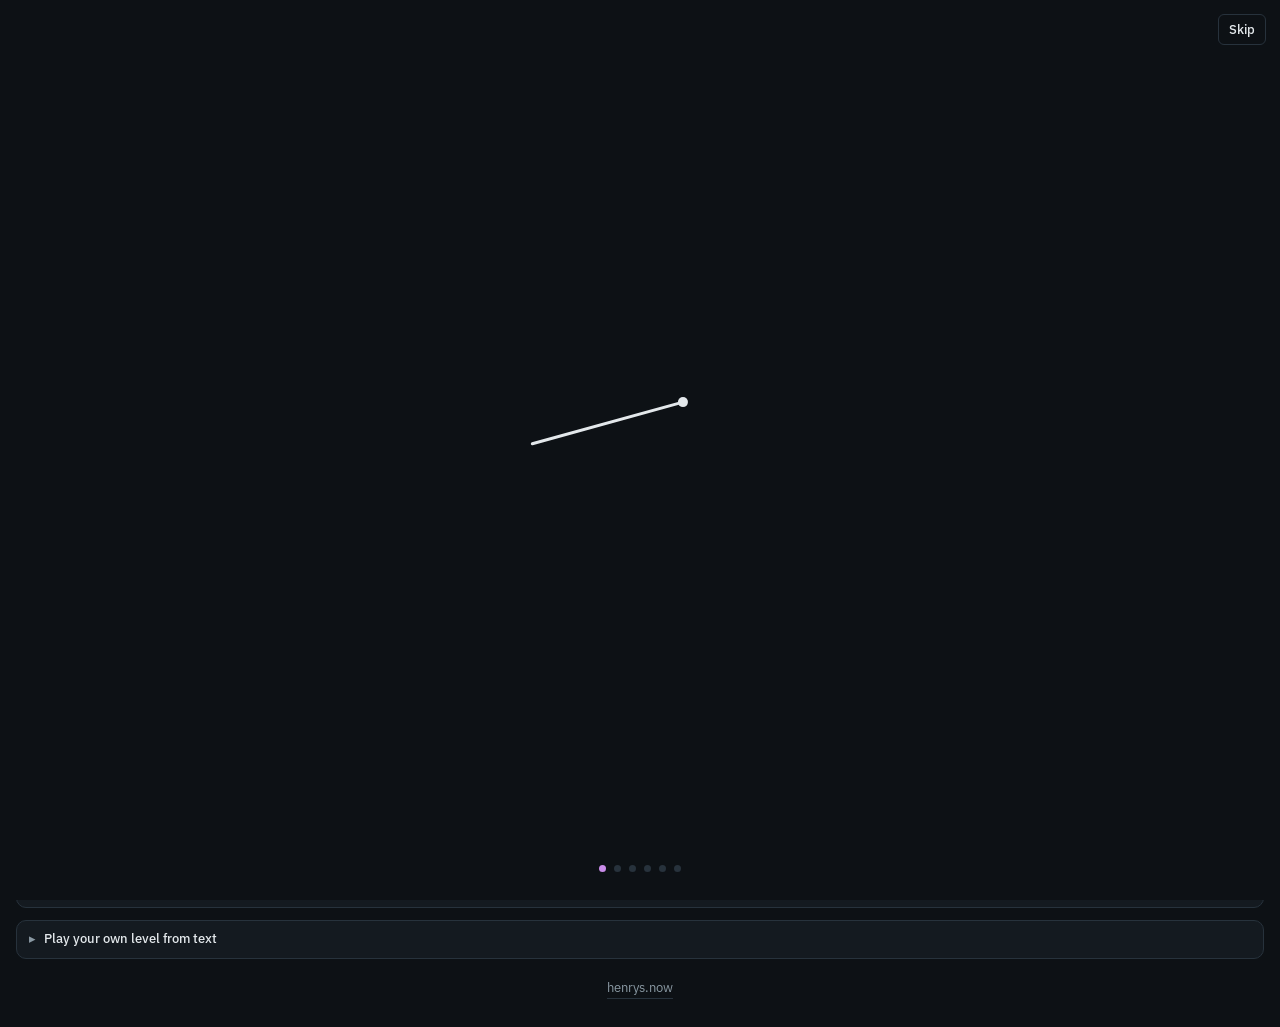
<file: your-other-right/motion/index.html>
<!doctype html>
<html lang="en">
<head>
<meta charset="utf-8">
<meta name="viewport" content="width=device-width,initial-scale=1">
<title>Your Other Right!</title>
<meta name="robots" content="noindex">
<link rel="canonical" href="/your-other-right/">
<meta http-equiv="refresh" content="0; url=../">
<style>body{margin:0;background:#0d1115;color:#e3e8eb;font:15px/1.5 system-ui,sans-serif;padding:24px}a{color:#c98ce9}</style>
</head>
<body>
<p>The motion version is now the main game: <a href="../">Your Other Right!</a></p>
<script>location.replace('../');</script>
</body>
</html>
</file>
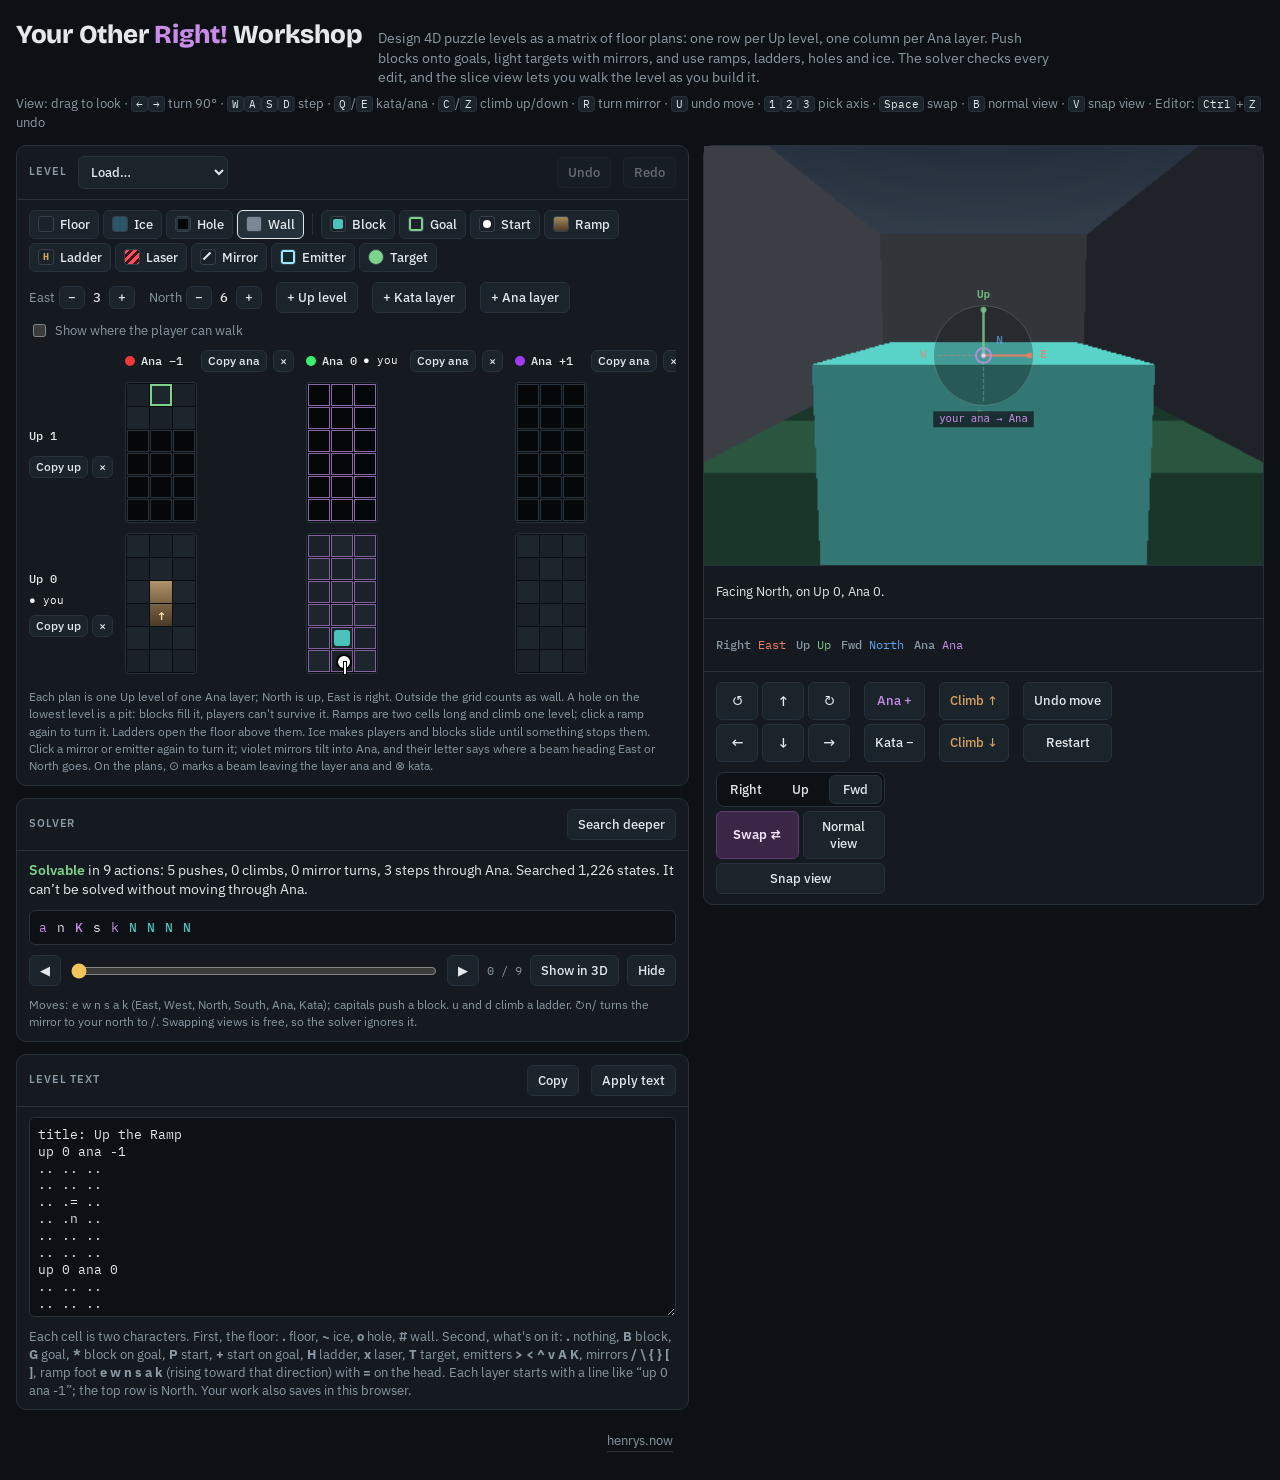
<file: your-other-right/workshop/index.html>
<!doctype html>
<html lang="en">
<head>
<meta charset="utf-8">
<meta name="viewport" content="width=device-width,initial-scale=1,viewport-fit=cover">
<style>:root{color-scheme:dark;padding-top:env(safe-area-inset-top,0px);padding-bottom:env(safe-area-inset-bottom,0px)}body{margin:0;font:14px/1.45 system-ui,sans-serif}img{max-width:100%}[hidden]{display:none!important}</style>
</head>
<body>
<title>Your Other Right! Workshop</title>
<meta name="claude:viewport-fit-sides" content="cover">
<link rel="preconnect" href="https://fonts.googleapis.com">
<link rel="stylesheet" href="https://fonts.googleapis.com/css2?family=Bricolage+Grotesque:opsz,wght@12..96,600;12..96,800&family=IBM+Plex+Mono:wght@400;500&family=IBM+Plex+Sans:wght@400;500;600&display=swap">
<style>
/* Layout: workbench. A matrix of floor plans (Up rows × Ana columns) and the solver on the left; the live slice view stays pinned on the right. On phones the view comes first. Deliberately single dark theme. */
:root{
  --bg:#0d1115; --panel:#141a20; --raise:#1b232b; --line:#27323c;
  --ink:#e3e8eb; --muted:#8a99a3;
  --x:#ef7d63; --y:#7dc58a; --z:#64a4ee; --w:#c98ce9;
  --floor:#1a2128; --wall:#7b8794; --block:#4cc2bd; --goal:#7dd28c; --laser:#ff4d5e; --me:#ffffff; --ghost:#f2c45a; --beam:#9be8ff;
  --ice:#2b5466; --ramp:#6b5537; --wood:#d6a35c;
  --display:"Bricolage Grotesque", "Avenir Next", system-ui, sans-serif;
  --body:"IBM Plex Sans", system-ui, -apple-system, sans-serif;
  --mono:"IBM Plex Mono", ui-monospace, Menlo, monospace;
  --cell:22px;
  color-scheme:dark;
}
[hidden]{display:none!important}
html,body{background:var(--bg);color:var(--ink)}
body{font-family:var(--body);font-size:14px;line-height:1.45}
.app{max-width:1400px;margin:0 auto;padding-block:16px 28px;padding-left:max(16px,env(safe-area-inset-left,0px));padding-right:max(16px,env(safe-area-inset-right,0px));display:flex;flex-direction:column;gap:14px}
header{display:flex;flex-wrap:wrap;align-items:baseline;gap:6px 16px}
h1{font-family:var(--display);font-weight:800;font-size:26px;letter-spacing:-.01em;margin:0}
h1 span{color:var(--w)}
.brief{margin:0;font-size:13.5px;color:var(--muted);max-width:84ch}
.keys{color:var(--muted);font-size:12.5px;margin:0;flex-basis:100%}
kbd{font-family:var(--mono);font-size:11px;background:var(--raise);border:1px solid var(--line);border-radius:4px;padding:0 4px;color:var(--ink)}

.work{display:grid;grid-template-columns:minmax(0,1.2fr) minmax(0,1fr);gap:14px;align-items:start}
.col{display:flex;flex-direction:column;gap:12px;min-width:0}
.viewcol{position:sticky;top:max(12px,env(safe-area-inset-top,0px))}
@media (max-width:920px){.work{grid-template-columns:1fr}.viewcol{position:static;order:-1}}

.card{background:var(--panel);border:1px solid var(--line);border-radius:10px;min-width:0}
.card>.hd{display:flex;flex-wrap:wrap;align-items:center;gap:8px 12px;padding:10px 12px;border-bottom:1px solid var(--line)}
.card>.bd{padding:10px 12px;display:flex;flex-direction:column;gap:10px;min-width:0}
h2{margin:0;font-size:11px;font-weight:600;letter-spacing:.08em;text-transform:uppercase;color:var(--muted)}
.grow{flex:1}

button,select{font:500 13px var(--body);color:var(--ink);background:var(--raise);border:1px solid var(--line);border-radius:6px;padding:6px 10px;cursor:pointer;user-select:none;-webkit-user-select:none;touch-action:manipulation}
select{padding:6px 8px}
button:hover{border-color:#3a4855}
button:focus-visible,select:focus-visible,textarea:focus-visible,input:focus-visible{outline:2px solid var(--w);outline-offset:2px}
button:disabled{opacity:.4;cursor:default}
.tools{display:flex;flex-wrap:wrap;gap:4px;align-items:center}
.tools .sep{width:1px;height:22px;background:var(--line);margin:0 4px}
.tools button{display:flex;align-items:center;gap:6px;padding:5px 8px}
.tools button[aria-pressed="true"]{background:#24303a;border-color:var(--ink)}
.sw{width:14px;height:14px;border-radius:3px;display:inline-block;flex:none;position:relative;background:var(--floor);border:1px solid #33404b;overflow:hidden}
.sw.wall{background:var(--wall)}
.sw.ice{background:var(--ice)}
.sw.hole{background:#050708;box-shadow:inset 0 0 0 2px #2b3540}
.sw.laser{background:repeating-linear-gradient(135deg,var(--laser) 0 3px,#3a1218 3px 6px)}
.sw.block::after{content:"";position:absolute;inset:2px;background:var(--block);border-radius:2px}
.sw.goal{box-shadow:inset 0 0 0 2px var(--goal)}
.sw.start::after{content:"";position:absolute;inset:3px;border-radius:50%;background:var(--me)}
.sw.mirror::after{content:"";position:absolute;left:5px;top:1px;width:2px;height:10px;background:#e6f0f5;transform:rotate(45deg)}
.sw.emit{background:#0e2a30;box-shadow:inset 0 0 0 2px var(--beam)}
.sw.target{border-radius:50%;background:var(--goal)}
.sw.ramp{background:linear-gradient(to top,#4a3b27,#a58a5f)}
.sw.ladder::after{content:"H";position:absolute;inset:0;display:grid;place-items:center;font:700 10px/1 var(--mono);color:var(--wood)}
.stepper{display:flex;align-items:center;gap:4px;font-size:12.5px;color:var(--muted)}
.stepper b{font-family:var(--mono);color:var(--ink);font-weight:500;min-width:2ch;text-align:center}
.stepper button{padding:2px 8px}
.rowx{display:flex;flex-wrap:wrap;align-items:center;gap:8px 14px}
.chk{display:flex;align-items:center;gap:6px;font-size:12.5px;color:var(--muted);cursor:pointer}

/* plan matrix */
.matrixwrap{overflow-x:auto;padding-bottom:4px}
.matrix{display:grid;gap:10px 12px;align-items:start;width:max-content}
.colhd,.rowhd{display:flex;align-items:center;gap:6px;font-family:var(--mono);font-size:12px}
.rowhd{flex-direction:column;align-items:flex-start;justify-content:center;align-self:center}
.colhd .chip{width:10px;height:10px;border-radius:50%}
.colhd .nm,.rowhd .nm{font-weight:500;white-space:nowrap}
.colhd button,.rowhd button{padding:0 6px;font-size:12px;line-height:20px}
.rowhd .btns{display:flex;gap:4px}
.here{color:var(--me);font-size:11px}
.grid{position:relative;display:grid;gap:1px;background:#0a0d10;border:1px solid var(--line);border-radius:4px;padding:1px;touch-action:none;cursor:crosshair;align-self:start;width:max-content}
.cell{width:var(--cell);height:var(--cell);background:var(--floor);position:relative}
.cell.odd{background:#1d252d}
.cell.ice{background-color:var(--ice);background-image:linear-gradient(135deg,transparent 40%,rgba(255,255,255,.14) 50%,transparent 60%)}
.cell.hole{background:#050708;box-shadow:inset 0 0 0 1px #2b3540}
.cell.hole.opening{box-shadow:inset 0 0 0 1px #5b4a35}
.cell.filled{background:#1f3e3d;box-shadow:inset 0 0 0 1px #2b5d5b}
.cell.wall{background:var(--wall)}
.cell.laser{background:repeating-linear-gradient(135deg,var(--laser) 0 4px,#3a1218 4px 8px)}
.cell.goal{box-shadow:inset 0 0 0 2px var(--goal)}
.cell.ramp{background:linear-gradient(var(--rg,to top),#4a3b27,#7a6342)}
.cell.ramp.rh{background:linear-gradient(var(--rg,to top),#7a6342,#b0946a)}
.cell.ramp::after{position:absolute;inset:0;display:grid;place-items:center;font:600 12px/1 var(--mono);color:#ffe2b0}
.cell.r0{--rg:to right}.cell.r1{--rg:to left}.cell.r2{--rg:to top}.cell.r3{--rg:to bottom}
.cell.r4.ramp,.cell.r5.ramp{background:linear-gradient(#5d4a6b,#7d6590)}
.cell.r4.rh,.cell.r5.rh{background:linear-gradient(#7d6590,#a58ab8)}
.cell.rf.r0::after{content:"→"}.cell.rf.r1::after{content:"←"}.cell.rf.r2::after{content:"↑"}.cell.rf.r3::after{content:"↓"}.cell.rf.r4::after{content:"A"}.cell.rf.r5::after{content:"K"}
.cell.ladder::after{content:"H";position:absolute;inset:0;display:grid;place-items:center;font:700 14px/1 var(--mono);color:var(--wood)}
.cell.mirror{background:#232d36}
.cell.mirror::after{content:"";position:absolute;left:calc(50% - 1.5px);top:12%;width:3px;height:76%;background:#e6f0f5;border-radius:2px}
.cell.m0::after{transform:rotate(45deg)}
.cell.m1::after{transform:rotate(-45deg)}
.cell.m2::after,.cell.m3::after{background:var(--w)}
.cell.m4::after,.cell.m5::after{background:var(--w);transform:rotate(90deg)}
.cell.mirror::before{position:absolute;right:2px;top:0;font:600 9px/1 var(--mono);color:var(--w)}
.cell.m2::before,.cell.m4::before{content:"a"}
.cell.m3::before,.cell.m5::before{content:"k"}
.cell.emit{background:#0e2a30}
.cell.emit::after{position:absolute;inset:0;display:grid;place-items:center;font:600 13px/1 var(--mono);color:var(--beam)}
.cell.e0::after{content:"→"}.cell.e1::after{content:"←"}.cell.e2::after{content:"↑"}.cell.e3::after{content:"↓"}.cell.e4::after{content:"A"}.cell.e5::after{content:"K"}
.cell.target::after{content:"";position:absolute;inset:5px;border-radius:50%;border:2px solid #7fbfb8;background:#173a39}
.cell.target.lit::after{background:var(--goal);border-color:#c9ffd6;box-shadow:0 0 8px var(--goal)}
.cell.block::after{content:"";position:absolute;inset:3px;background:var(--block);border-radius:3px;display:block}
.cell.goal.block::after{background:#8ee6c4}
.cell.start::before{content:"";position:absolute;inset:6px;border-radius:50%;border:2px solid var(--me);z-index:1}
.cell.rc{background-image:radial-gradient(circle,rgba(255,255,255,.6) 0 2px,transparent 2.5px)}
.cell.sl{outline:1px solid rgba(201,140,233,.6);outline-offset:-1px}
.cell.wall.sl{outline-color:rgba(255,255,255,.5)}
.beams{position:absolute;left:1px;top:1px;pointer-events:none;z-index:2;overflow:visible}
.me{position:absolute;width:12px;height:12px;margin:-6px 0 0 -6px;border-radius:50%;background:var(--me);box-shadow:0 0 0 2px #000;pointer-events:none;z-index:3}
.me i{position:absolute;left:50%;top:50%;width:2px;height:12px;background:var(--me);transform-origin:50% 0;box-shadow:0 0 0 1px #000}
.me b{position:absolute;left:14px;top:-4px;font:600 10px var(--mono);color:var(--me);text-shadow:0 0 3px #000;white-space:nowrap}
.me.ghost{background:var(--ghost)}
.legend{font-size:12px;color:var(--muted);margin:0;max-width:90ch}

/* solver */
.sol{font-size:13.5px}
.sol .ok{color:var(--goal);font-weight:600}
.sol .bad{color:var(--laser);font-weight:600}
.sol .warn{color:var(--ghost)}
.moves{font-family:var(--mono);font-size:12.5px;background:var(--bg);border:1px solid var(--line);border-radius:6px;padding:6px 8px;overflow-wrap:anywhere;line-height:1.7}
.moves span{padding:0 1px;border-radius:2px}
.moves .push{color:var(--block);font-weight:500}
.moves .ana{color:var(--w)}
.moves .turn{color:var(--beam)}
.moves .climb{color:var(--wood)}
.moves .cur{background:var(--ghost);color:#111}
.play{display:flex;flex-wrap:wrap;align-items:center;gap:8px}
.play input[type=range]{flex:1;min-width:120px;accent-color:var(--ghost)}
.play .n{font-family:var(--mono);font-size:12px;color:var(--muted);font-variant-numeric:tabular-nums}

textarea{width:100%;box-sizing:border-box;min-height:200px;resize:vertical;background:var(--bg);color:var(--ink);border:1px solid var(--line);border-radius:6px;padding:8px;font:12.5px/1.35 var(--mono);white-space:pre;overflow:auto}
.msg{font-size:12.5px;color:var(--muted);margin:0}
.msg.err{color:var(--laser)}

/* viewer */
.stage{position:relative;aspect-ratio:4/3;max-width:100%;background:#000}
.stage canvas{position:absolute;inset:0;width:100%;height:100%;display:block}
#gl{touch-action:none;cursor:grab}
#gl:active{cursor:grabbing}
#hud{pointer-events:none}
.vbar{display:flex;flex-wrap:wrap;align-items:center;gap:6px 12px;padding:8px 12px;border-top:1px solid var(--line);min-height:36px}
.status{font-size:13px}
.status.win{color:var(--goal);font-weight:600}
.status.warn{color:#f0b46a}
.chips{display:flex;flex-wrap:wrap;gap:4px 10px;font-family:var(--mono);font-size:12px}
.chips b{font-weight:500;color:var(--muted)}
.cx{color:var(--x)}.cy{color:var(--y)}.cz{color:var(--z)}.cw{color:var(--w)}
.vctl{display:flex;flex-wrap:wrap;gap:10px 14px;padding:10px 12px;border-top:1px solid var(--line);align-items:flex-start}
.pad{display:grid;grid-template-columns:repeat(3,42px);grid-template-rows:repeat(2,38px);gap:4px}
.pad button{padding:0;font-size:15px}
.pad .u{grid-column:2}
.pad .l{grid-column:1;grid-row:2}.pad .d{grid-column:2;grid-row:2}.pad .r{grid-column:3;grid-row:2}
.pad .tl{grid-column:1;grid-row:1;font-size:13px}.pad .tr{grid-column:3;grid-row:1;font-size:13px}
.stack{display:grid;grid-template-rows:repeat(2,38px);gap:4px}
.stack button{padding:0 10px}
.ana .up{color:var(--w)}
.climbs .up,.climbs button{color:var(--wood)}
.swapbox{display:flex;flex-direction:column;gap:4px}
.seg{display:flex;gap:2px;background:var(--bg);border:1px solid var(--line);border-radius:8px;padding:2px}
.seg button{flex:1;background:transparent;border-color:transparent;padding:5px 8px}
.seg button[aria-pressed="true"]{background:var(--raise);border-color:var(--line)}
.swap{background:#3a2647;border-color:#5d3d70;color:#f3e6fb;font-weight:600}
.row{display:flex;gap:4px}
.row button{flex:1}
.tilts{display:flex;flex-wrap:wrap;gap:4px;align-items:center;flex-basis:100%}
.tilts>span{font-size:12px;color:var(--muted);margin-right:4px}
.tilts button{padding:4px 7px;font:500 12px var(--mono)}
.tilts button[aria-pressed="true"]{background:#16363c;border-color:var(--beam)}
.sitefoot{display:flex;justify-content:center;padding-top:8px;font-size:13px}
.sitefoot a{color:var(--muted);text-decoration:none;border-bottom:1px solid var(--line)}
.sitefoot a:hover,.sitefoot a:focus-visible{color:var(--ink);border-color:var(--ink)}
.err{padding:24px;color:var(--x)}

@media (max-width:520px){:root{--cell:19px}.pad{grid-template-columns:repeat(3,48px);grid-template-rows:repeat(2,44px)}.stack{grid-template-rows:repeat(2,44px)}}
@media (hover:none){.keys{display:none}}
@media (prefers-reduced-motion:reduce){*{transition:none!important}}
</style>

<div class="app">
  <header>
    <h1>Your Other <span>Right!</span> Workshop</h1>
    <p class="brief">Design 4D puzzle levels as a matrix of floor plans: one row per Up level, one column per Ana layer. Push blocks onto goals, light targets with mirrors, and use ramps, ladders, holes and ice. The solver checks every edit, and the slice view lets you walk the level as you build it.</p>
    <p class="keys">View: drag to look · <kbd>←</kbd><kbd>→</kbd> turn 90° · <kbd>W</kbd><kbd>A</kbd><kbd>S</kbd><kbd>D</kbd> step · <kbd>Q</kbd>/<kbd>E</kbd> kata/ana · <kbd>C</kbd>/<kbd>Z</kbd> climb up/down · <kbd>R</kbd> turn mirror · <kbd>U</kbd> undo move · <kbd>1</kbd><kbd>2</kbd><kbd>3</kbd> pick axis · <kbd>Space</kbd> swap · <kbd>B</kbd> normal view · <kbd>V</kbd> snap view · Editor: <kbd>Ctrl</kbd>+<kbd>Z</kbd> undo</p>
  </header>

  <div class="work">
    <div class="col">
      <section class="card">
        <div class="hd">
          <h2>Level</h2>
          <select id="lvlSel" aria-label="Load a level"><option value="">Load…</option></select>
          <span class="grow"></span>
          <button id="undoBtn">Undo</button>
          <button id="redoBtn">Redo</button>
        </div>
        <div class="bd">
          <div class="tools" role="group" aria-label="Paint tool" id="tools">
            <button data-tool="floor" aria-pressed="false"><span class="sw"></span>Floor</button>
            <button data-tool="ice" aria-pressed="false"><span class="sw ice"></span>Ice</button>
            <button data-tool="hole" aria-pressed="false"><span class="sw hole"></span>Hole</button>
            <button data-tool="wall" aria-pressed="true"><span class="sw wall"></span>Wall</button>
            <span class="sep"></span>
            <button data-tool="block" aria-pressed="false"><span class="sw block"></span>Block</button>
            <button data-tool="goal" aria-pressed="false"><span class="sw goal"></span>Goal</button>
            <button data-tool="start" aria-pressed="false"><span class="sw start"></span>Start</button>
            <button data-tool="ramp" aria-pressed="false"><span class="sw ramp"></span>Ramp</button>
            <button data-tool="ladder" aria-pressed="false"><span class="sw ladder"></span>Ladder</button>
            <button data-tool="laser" aria-pressed="false"><span class="sw laser"></span>Laser</button>
            <button data-tool="mirror" aria-pressed="false"><span class="sw mirror"></span>Mirror</button>
            <button data-tool="emitter" aria-pressed="false"><span class="sw emit"></span>Emitter</button>
            <button data-tool="target" aria-pressed="false"><span class="sw target"></span>Target</button>
          </div>
          <div class="rowx">
            <span class="stepper">East <button data-size="W,-1" aria-label="Narrower">−</button><b id="szW"></b><button data-size="W,1" aria-label="Wider">+</button></span>
            <span class="stepper">North <button data-size="D,-1" aria-label="Shallower">−</button><b id="szD"></b><button data-size="D,1" aria-label="Deeper">+</button></span>
            <button id="addUp">+ Up level</button>
            <button id="addKata">+ Kata layer</button>
            <button id="addAna">+ Ana layer</button>
            <label class="chk"><input type="checkbox" id="reachChk"> Show where the player can walk</label>
          </div>
          <div class="matrixwrap"><div class="matrix" id="strip"></div></div>
          <p class="legend">Each plan is one Up level of one Ana layer; North is up, East is right. Outside the grid counts as wall. A hole on the lowest level is a pit: blocks fill it, players can't survive it. Ramps are two cells long and climb one level; click a ramp again to turn it. Ladders open the floor above them. Ice makes players and blocks slide until something stops them. Click a mirror or emitter again to turn it; violet mirrors tilt into Ana, and their letter says where a beam heading East or North goes. On the plans, ⊙ marks a beam leaving the layer ana and ⊗ kata.</p>
        </div>
      </section>

      <section class="card">
        <div class="hd"><h2>Solver</h2><span class="grow"></span><button id="deepBtn">Search deeper</button></div>
        <div class="bd">
          <div class="sol" id="solOut">Waiting for a level.</div>
          <div class="moves" id="moves" hidden></div>
          <div class="play" id="playback" hidden>
            <button id="stPrev" aria-label="Previous step">◀</button>
            <input type="range" id="stRange" min="0" max="0" value="0" aria-label="Solution step">
            <button id="stNext" aria-label="Next step">▶</button>
            <span class="n" id="stN"></span>
            <button id="stView">Show in 3D</button>
            <button id="stClear">Hide</button>
          </div>
          <p class="legend">Moves: e w n s a k (East, West, North, South, Ana, Kata); capitals push a block. u and d climb a ladder. ↻n/ turns the mirror to your north to /. Swapping views is free, so the solver ignores it.</p>
        </div>
      </section>

      <section class="card">
        <div class="hd"><h2>Level text</h2><span class="grow"></span><button id="copyBtn">Copy</button><button id="applyBtn">Apply text</button></div>
        <div class="bd">
          <textarea id="lvlText" spellcheck="false" aria-label="Level as text"></textarea>
          <p class="msg" id="textMsg">Each cell is two characters. First, the floor: <b>.</b> floor, <b>~</b> ice, <b>o</b> hole, <b>#</b> wall. Second, what's on it: <b>.</b> nothing, <b>B</b> block, <b>G</b> goal, <b>*</b> block on goal, <b>P</b> start, <b>+</b> start on goal, <b>H</b> ladder, <b>x</b> laser, <b>T</b> target, emitters <b>&gt; &lt; ^ v A K</b>, mirrors <b>/ \ { } [ ]</b>, ramp foot <b>e w n s a k</b> (rising toward that direction) with <b>=</b> on the head. Each layer starts with a line like “up 0 ana -1”; the top row is North. Your work also saves in this browser.</p>
        </div>
      </section>
    </div>

    <div class="col viewcol">
      <section class="card">
        <div class="stage">
          <canvas id="gl" aria-label="Your current 3D slice of the level"></canvas>
          <canvas id="hud"></canvas>
        </div>
        <div class="vbar"><span class="status" id="status" aria-live="polite"></span></div>
        <div class="vbar"><div class="chips" id="mapping"></div></div>
        <div class="vctl">
          <div class="pad">
            <button class="tl" id="turnL" aria-label="Turn left">↺</button>
            <button class="u" data-hold="w" aria-label="Step forward">↑</button>
            <button class="tr" id="turnR" aria-label="Turn right">↻</button>
            <button class="l" data-hold="a" aria-label="Step left">←</button>
            <button class="d" data-hold="s" aria-label="Step back">↓</button>
            <button class="r" data-hold="d" aria-label="Step right">→</button>
          </div>
          <div class="stack ana">
            <button class="up" data-hold="e">Ana +</button>
            <button data-hold="q">Kata −</button>
          </div>
          <div class="stack climbs">
            <button data-hold="c">Climb ↑</button>
            <button data-hold="z">Climb ↓</button>
          </div>
          <div class="stack">
            <button id="undoMove">Undo move</button>
            <button id="restartBtn">Restart</button>
          </div>
          <div class="swapbox">
            <div class="seg" role="group" aria-label="Axis to swap with ana">
              <button data-arm="0" aria-pressed="false">Right</button>
              <button data-arm="1" aria-pressed="false">Up</button>
              <button data-arm="2" aria-pressed="true">Fwd</button>
            </div>
            <div class="row">
              <button class="swap" id="swapBtn" title="Swap the chosen axis with Ana (Space). Swapping it again swaps back.">Swap ⇄</button>
              <button id="unswapBtn" title="Return to the normal view with Ana hidden (B)">Normal view</button>
            </div>
            <button id="snapBtn" title="Turn to the nearest straight-on grid view (V)">Snap view</button>
          </div>
          <div class="tilts" id="tilts" hidden>
            <span>Mirror ahead</span>
            <button data-tilt="0">E·N /</button><button data-tilt="1">E·N \</button>
            <button data-tilt="2">E·A /</button><button data-tilt="3">E·A \</button>
            <button data-tilt="4">N·A /</button><button data-tilt="5">N·A \</button>
          </div>
        </div>
      </section>
    </div>
  </div>
  <footer class="sitefoot"><a href="https://henrys.now">henrys.now</a></footer>
</div>

<script>
(() => {
const $=id=>document.getElementById(id);
// Rules engine shared by the page and the solver worker. Must stay self-contained (it is stringified).
function makeEngine(lv){
  const W=lv.W,H=lv.H,D=lv.D,L=lv.L,NU=H+1,WD=W*D,WDL=WD*L,N=WDL*NU;
  // ST: 0 hole, 1 floor, 2 ice, 3 wall.  FT: 0 none, 1 laser, 2 mirror, 3 emitter, 4 target, 5 ladder, 6 ramp foot, 7 ramp head
  const ST=new Uint8Array(N),FT=new Uint8Array(N),OR=new Uint8Array(N);
  for(let q=0;q<WDL;q++)ST[q]=1;                       // basement: bedrock, blocks only
  for(let z=0;z<WDL*H;z++){ST[z+WDL]=lv.st[z];FT[z+WDL]=lv.feat[z];OR[z+WDL]=lv.ori[z];}
  for(let q=0;q<N-WDL;q++)if((FT[q]===5||FT[q]===7)&&ST[q+WDL]!==3)ST[q+WDL]=0;  // open above ladders and ramp heads
  const ci=q=>q%W,cj=q=>((q/W)|0)%D,ck=q=>((q/WD)|0)%L,cu=q=>(q/WDL)|0;
  function nb(q,d){
    switch(d){
      case 0:return ci(q)<W-1?q+1:-1;
      case 1:return ci(q)>0?q-1:-1;
      case 2:return cj(q)<D-1?q+W:-1;
      case 3:return cj(q)>0?q-W:-1;
      case 4:return ck(q)<L-1?q+WD:-1;
      case 5:return ck(q)>0?q-WD:-1;
      case 6:return cu(q)<NU-1?q+WDL:-1;
      case 7:return cu(q)>0?q-WDL:-1;
    }
    return -1;
  }
  const mirrors=[],emitters=[],goals=[],targets=[];
  for(let q=0;q<N;q++){if(FT[q]===2)mirrors.push(q);if(FT[q]===3)emitters.push(q);if(FT[q]===4)targets.push(q);}
  for(let z=0;z<WDL*H;z++)if(lv.goal[z])goals.push(z+WDL);
  const mIdx=new Map(mirrors.map((q,i)=>[q,i]));
  const isRamp=q=>FT[q]===6||FT[q]===7;
  const solidObj=q=>FT[q]>=2&&FT[q]<=4;
  const pEnter=(q,B)=>q>=0&&ST[q]!==3&&FT[q]!==1&&!solidObj(q)&&!B.has(q)&&cu(q)>0;
  const bEnter=(q,B)=>q>=0&&ST[q]!==3&&!solidObj(q)&&FT[q]!==5&&!B.has(q);
  function supported(q,B,player){
    if(isRamp(q))return true;
    if(player&&FT[q]===5)return true;
    if(ST[q]===1||ST[q]===2)return true;
    const b=nb(q,7);if(b<0)return true;
    return ST[b]===3||B.has(b)||FT[b]===5||solidObj(b);
  }
  // where something at q ends up moving horizontally in direction d, ignoring occupancy (-1 if it can't)
  function target(q,d){
    if(isRamp(q)){
      const rd=OR[q];
      if(d===rd){if(FT[q]===6)return nb(q,d);const a=nb(q,d);return a<0?-1:nb(a,6);}
      if(d===(rd^1))return nb(q,d);
      return -1;
    }
    const n=nb(q,d);if(n<0)return -1;
    if(isRamp(n)){
      const rd=OR[n];
      if(FT[n]===6&&d===rd)return n;
      if(FT[n]===7&&d===(rd^1))return n;
      return -1;
    }
    return n;
  }
  function fallB(q,B){
    while(!supported(q,B,false)){const b=nb(q,7);if(b<0||!bEnter(b,B))break;q=b;}
    return q;
  }
  function fallP(q,B){
    while(!supported(q,B,true)){
      const b=nb(q,7);if(b<0||FT[b]===1)return -1;
      if(ST[b]===3||solidObj(b)||B.has(b))break;
      q=b;
    }
    return cu(q)===0?-1:q;
  }
  function slide(q,d,B,player,path){
    while(ST[q]===2&&!isRamp(q)){
      const t=target(q,d);if(t<0)break;
      if(player?!pEnter(t,B):!bEnter(t,B))break;
      q=t;path.push(q);
      const f=player?fallP(q,B):fallB(q,B);if(f<0)return -1;
      if(f!==q){q=f;path.push(q);break;}
    }
    return q;
  }
  function settle(B,moves){
    let moved=true;
    while(moved){
      moved=false;
      for(const q of [...B].sort((a,b)=>a-b)){
        B.delete(q);const f=fallB(q,B);B.add(f);
        if(f!==q){moved=true;moves.push([q,f]);}
      }
    }
  }
  const sorted=B=>[...B].sort((a,b)=>a-b);
  function oriOf(s,q){const i=mIdx.get(q);return i===undefined?OR[q]:s.o.charCodeAt(i)-48;}
  // a fatal fall: report the path down so the view can show it; the solver skips these moves
  function dead(pp,from,B){
    let q=from,laser=false;
    for(;;){const b=nb(q,7);if(b<0||ST[b]===3||B.has(b))break;pp.push(b);q=b;if(FT[b]===1){laser=true;break;}if(cu(b)===0)break;}
    return {dead:true,laser,ppath:pp,pushed:false,bmoves:[]};
  }
  // act: 0..5 move/push, 6 climb up, 7 climb down, 8+d*6+o turn the mirror in direction d to tilt o
  function step(s,act){
    const B=new Set(s.b);let p=s.p;
    if(act<6){
      const d=act,t=target(p,d);if(t<0)return null;
      const bmoves=[];let pushed=false;
      if(B.has(t)){
        const bt=target(t,d);if(bt<0||!bEnter(bt,B))return null;
        B.delete(t);
        const bp=[t,bt];let q=fallB(bt,B);
        if(q!==bt)bp.push(q);else q=slide(bt,d,B,false,bp);
        B.add(q);bmoves.push(bp);settle(B,bmoves);pushed=true;
        if(B.has(t))return {s:{p,b:sorted(B),o:s.o},ppath:[p],pushed,bmoves};
      }else if(!pEnter(t,B))return null;
      const pp=[p,t];let q=fallP(t,B);if(q<0)return dead(pp,t,B);
      if(q!==t)pp.push(q);else{q=slide(t,d,B,true,pp);if(q<0)return dead(pp,pp[pp.length-1],B);}
      return {s:{p:q,b:sorted(B),o:s.o},ppath:pp,pushed,bmoves};
    }
    if(act===6){
      if(FT[p]!==5)return null;
      const n=nb(p,6);
      if(n<0||ST[n]===3||solidObj(n)||FT[n]===1||B.has(n))return null;
      return {s:{p:n,b:s.b,o:s.o},ppath:[p,n],pushed:false,bmoves:[]};
    }
    if(act===7){
      const n=nb(p,7);
      if(n<0||FT[n]!==5||B.has(n))return null;
      return {s:{p:n,b:s.b,o:s.o},ppath:[p,n],pushed:false,bmoves:[]};
    }
    const d=((act-8)/6)|0,o=(act-8)%6,n=nb(p,d);
    if(n<0||FT[n]!==2)return null;
    const i=mIdx.get(n);if(s.o.charCodeAt(i)-48===o)return null;
    return {s:{p,b:s.b,o:s.o.slice(0,i)+o+s.o.slice(i+1)},ppath:[p],pushed:false,bmoves:[],turned:n};
  }
  function beams(s,wantBits){
    const PL=[[0,1,-1],[0,1,1],[0,2,-1],[0,2,1],[1,2,-1],[1,2,1]];
    const B=new Set(s.b),bits=wantBits?new Uint8Array(N):null,lit=new Set(),seen=new Set();
    for(const e of emitters){
      let d=OR[e]%6,q=e;if(bits)bits[q]|=1<<d;
      for(let n=0;n<20000;n++){
        q=nb(q,d);if(q<0)break;
        const f=FT[q];
        if(ST[q]===3||f===3||f===6||f===7||B.has(q))break;
        const back=d^1;
        if(f===4){if(bits)bits[q]|=1<<back;lit.add(q);break;}
        const key=q*6+d;if(seen.has(key))break;seen.add(key);
        if(bits)bits[q]|=1<<back;
        if(f===2){
          const o=PL[oriOf(s,q)],ax=d>>1,sg=(d&1)?-1:1;
          if(ax===o[0]||ax===o[1]){const out=ax===o[0]?o[1]:o[0],os=-sg*o[2];d=out*2+(os>0?0:1);}
        }
        if(bits)bits[q]|=1<<d;
      }
    }
    return {bits,lit};
  }
  function won(s){
    if(!goals.length&&!targets.length)return false;
    for(const g of goals)if(!s.b.includes(g))return false;
    if(!targets.length)return true;
    const lit=beams(s,false).lit;
    for(const t of targets)if(!lit.has(t))return false;
    return true;
  }
  function init(startZ,blockZs){
    const B=new Set(blockZs.map(z=>z+WDL));settle(B,[]);
    const p=fallP(startZ+WDL,B);if(p<0)return null;
    return {p,b:sorted(B),o:mirrors.map(q=>OR[q]).join('')};
  }
  function reach(s){
    const seen=new Set([s.p]),queue=[s.p],B=new Set(s.b);
    while(queue.length){
      const p=queue.pop();
      for(let a=0;a<8;a++){
        if(a<6){const t=target(p,a);if(t<0||B.has(t))continue;}
        const r=step({p,b:s.b,o:s.o},a);
        if(!r||r.dead||r.pushed)continue;
        if(!seen.has(r.s.p)){seen.add(r.s.p);queue.push(r.s.p);}
      }
    }
    return seen;
  }
  const key=s=>s.p+'|'+s.b.join(',')+'|'+s.o;
  return {W,H,D,L,NU,WDL,N,ST,FT,OR,mirrors,emitters,goals,targets,cu,isRamp,step,beams,won,init,reach,key,oriOf};
}

function solveLevel(lv,start,blockZs,allowAna,limit){
  const E=makeEngine(lv);
  if(!E.goals.length&&!E.targets.length)return {ok:false,why:'nogoal'};
  const s0=E.init(start,blockZs);
  if(!s0)return {ok:false,why:'startfall'};
  const acts=[];
  for(let a=0;a<6;a++)if(allowAna||a<4)acts.push(a);
  acts.push(6,7);
  for(let d=0;d<6;d++)if(allowAna||d<4)for(let o=0;o<6;o++)if(E.mirrors.length)acts.push(8+d*6+o);
  const DC='ewnsak',OC=['/','\\','{','}','[',']'];
  const tok=(a,r)=>a<6?(r.pushed?DC[a].toUpperCase():DC[a]):a===6?'u':a===7?'d':DC[((a-8)/6)|0]+OC[(a-8)%6];
  const k0=E.key(s0),par=new Map([[k0,null]]);
  if(E.won(s0))return {ok:true,path:[],states:1};
  let frontier=[s0],states=1;
  while(frontier.length){
    const next=[];
    for(const s of frontier){
      const ks=E.key(s);
      for(const a of acts){
        const r=E.step(s,a);if(!r||r.dead)continue;
        const k=E.key(r.s);if(par.has(k))continue;
        par.set(k,[ks,tok(a,r)]);states++;
        if((r.pushed||r.turned!==undefined||r.bmoves.length)&&E.won(r.s)){
          const path=[];let c=k;while(par.get(c)){const [pk,m]=par.get(c);path.unshift(m);c=pk;}
          return {ok:true,path,states};
        }
        if(states>limit)return {ok:false,why:'limit',states};
        next.push(r.s);
      }
    }
    frontier=next;
  }
  return {ok:false,why:'none',states};
}


const ORI_CH=['/','\\','{','}','[',']'];
const EM_CH=['>','<','^','v','A','K'];
const RAMP_CH='ewnsak';
const ORI_LABEL=['E·N /','E·N \\','E·A /','E·A \\','N·A /','N·A \\'];
const ST_CH=['o','.','~','#'];
const LIMIT=300000, DEEP=3000000;

// =====================================================================
// Example levels (the first four use the older one-character format, which still loads)
// =====================================================================
const EXAMPLES={
"Around the Barrier":`title: Around the Barrier
ana -2
...
...
...
...
...
...
...
...
...
...
...
...
ana -1
...
...
...
...
...
...
...
...
...
...
...
...
ana 0
...
.G.
...
...
###
...
...
...
.B.
...
...
.P.
ana 1
...
...
...
...
...
...
...
...
...
...
...
...
ana 2
...
...
...
...
...
...
...
...
...
...
...
...`,
"Periscope":`title: Periscope
ana -1
.....
.....
.....
.....
.....
.....
.....
.....
.....
.....
ana 0
.....
..T..
.....
../..
.....
#####
.....
../..
.....
P.^..
ana 1
.....
.....
.....
../..
.....
.....
.....
../..
.....
.....`,
"Up the Ramp":`title: Up the Ramp
up 0 ana -1
.. .. ..
.. .. ..
.. .= ..
.. .n ..
.. .. ..
.. .. ..
up 0 ana 0
.. .. ..
.. .. ..
.. .. ..
.. .. ..
.. .B ..
.. .P ..
up 0 ana 1
.. .. ..
.. .. ..
.. .. ..
.. .. ..
.. .. ..
.. .. ..
up 1 ana -1
.. .G ..
.. .. ..
o. o. o.
o. o. o.
o. o. o.
o. o. o.
up 1 ana 0
o. o. o.
o. o. o.
o. o. o.
o. o. o.
o. o. o.
o. o. o.
up 1 ana 1
o. o. o.
o. o. o.
o. o. o.
o. o. o.
o. o. o.
o. o. o.`,
"Ice Rink":`title: Ice Rink
up 0 ana -1
.. .. .. .. ..
.. .. .. .. ..
.. .. .. .. ..
.. .. .. .. ..
.. .. .. .. ..
up 0 ana 0
.P ~. ~. ~. ~.
~. ~. ~. ~. ~.
~. ~B ~. ~. ~.
~. ~. ~. ~. ~.
.. ~. ~. ~. ~.
up 0 ana 1
.. ~. ~. ~. ~.
.. ~. ~. ~. ~.
.. ~. ~. .G #.
.. ~. ~. ~. ~.
.. ~. ~. ~. ~.`,
"Drop Shaft":`title: Drop Shaft
up 0 ana -1
.. .. .. ..
.. .. .. ..
.. .. .. ..
.H .. .. ..
up 0 ana 0
.. .. .. ..
.. .. .. ..
.. .. .. ..
.. .. .. ..
up 0 ana 1
.. .. .. .G
.. .. .. ..
.. .. .. ..
.. .. .. ..
up 1 ana -1
.. .. .. ..
.. .. .. ..
.. .. .. ..
.. .. .. ..
up 1 ana 0
.. .. .. ..
.. .. .. ..
.. .B .. ..
.. .P .. ..
up 1 ana 1
.. o. .. ..
.. .. .. ..
.. .. .. ..
.. .. .. ..`,
"Blank":`title: Untitled
up 0 ana 0
.. .. .. .. ..
.. .. .. .. ..
.. .. .. .. ..
.. .. .. .. ..
.. .P .. .. ..`,
};

// =====================================================================
// Level model. Designer cell z = i + W*(j + D*(k + L*h)): i East, j North, k Ana layer, h Up level.
// st: 0 hole, 1 floor, 2 ice, 3 wall. feat: 0 none, 1 laser, 2 mirror, 3 emitter, 4 target, 5 ladder, 6 ramp foot, 7 ramp head.
// =====================================================================
let LV=null,ENG=null;
const zOf=(i,j,k,h)=>i+LV.W*(j+LV.D*(k+LV.L*h));
const coordsOf=z=>({i:z%LV.W,j:Math.floor(z/LV.W)%LV.D,k:Math.floor(z/(LV.W*LV.D))%LV.L,h:Math.floor(z/(LV.W*LV.D*LV.L))});
const anaOf=k=>k-Math.floor((LV.L-1)/2);
const fmtAna=a=>(a>0?'+':a<0?'−':'')+Math.abs(a);
const OLD={'#':'#.','.':'..','x':'.x','B':'.B','G':'.G','*':'.*','P':'.P','+':'.+','T':'.T'};

function newLevel(title,W,H,D,L){const n=W*H*D*L;return {title,W,H,D,L,st:new Uint8Array(n).fill(1),feat:new Uint8Array(n),ori:new Uint8Array(n),goal:new Uint8Array(n),block:new Uint8Array(n),start:[0,0,0,0]};}
function parseLevel(text){
  const lines=text.replace(/\r/g,'').split('\n');
  let title='Untitled';const secs=[];let cur=null;
  for(const raw of lines){
    const line=raw.trim();if(!line)continue;let m;
    if((m=line.match(/^title\s*:\s*(.*)$/i))){title=m[1].trim()||'Untitled';continue;}
    if((m=line.match(/^up\s*(-?\d+)\s+ana\s*([+-]?\d+)\s*$/i))){cur={u:+m[1],a:+m[2],rows:[],old:false};secs.push(cur);continue;}
    if((m=line.match(/^ana\s*([+-]?\d+)\s*$/i))){cur={u:0,a:+m[1],rows:[],old:true};secs.push(cur);continue;}
    if(!cur)throw new Error('Start each layer with a line like “up 0 ana 0”.');
    let toks;
    if(cur.old){
      toks=[...line].map(ch=>{
        if(OLD[ch])return OLD[ch];
        if(ORI_CH.includes(ch)||EM_CH.includes(ch))return '.'+ch;
        throw new Error(`Unknown character “${ch}” in “${line}”.`);
      });
    }else toks=line.split(/\s+/);
    cur.rows.push(toks);
  }
  if(!secs.length||!secs[0].rows.length)throw new Error('No rows found.');
  const ups=[...new Set(secs.map(s=>s.u))].sort((a,b)=>a-b),anas=[...new Set(secs.map(s=>s.a))].sort((a,b)=>a-b);
  const H=ups.length,L=anas.length,D=secs[0].rows.length,W=secs[0].rows[0].length;
  if(H*L!==secs.length)throw new Error(`Expected one layer for every Up level and Ana value (${H*L}), found ${secs.length}.`);
  if(W>12||D>16||H>5||L>7)throw new Error('Keep levels within 12 East, 16 North, 5 Up levels and 7 Ana layers.');
  const lv=newLevel(title,W,H,D,L);let start=null;
  const z=(i,j,k,h)=>i+W*(j+D*(k+L*h));
  for(const s of secs){
    if(s.rows.length!==D)throw new Error(`Layer “up ${s.u} ana ${s.a}” has ${s.rows.length} rows; the first has ${D}.`);
    const h=ups.indexOf(s.u),k=anas.indexOf(s.a);
    s.rows.forEach((toks,r)=>{
      if(toks.length!==W)throw new Error(`A row in “up ${s.u} ana ${s.a}” has ${toks.length} cells; rows should have ${W}.`);
      const j=D-1-r;
      toks.forEach((t,i)=>{
        if(t.length!==2)throw new Error(`“${t}” should be two characters.`);
        const q=z(i,j,k,h),a=t[0],c=t[1];
        const sv=ST_CH.indexOf(a);if(sv<0)throw new Error(`Unknown floor “${a}” in “${t}”.`);
        lv.st[q]=sv;
        if(c==='.'||c==='=')return;
        if(c==='B'||c==='*')lv.block[q]=1;
        if(c==='G'||c==='*'||c==='+')lv.goal[q]=1;
        if(c==='P'||c==='+')start=[i,j,k,h];
        if('B*G+P.'.includes(c))return;
        if(c==='x')lv.feat[q]=1;
        else if(c==='T')lv.feat[q]=4;
        else if(c==='H')lv.feat[q]=5;
        else if(ORI_CH.includes(c)){lv.feat[q]=2;lv.ori[q]=ORI_CH.indexOf(c);}
        else if(EM_CH.includes(c)){lv.feat[q]=3;lv.ori[q]=EM_CH.indexOf(c);}
        else if(RAMP_CH.includes(c)){lv.feat[q]=6;lv.ori[q]=RAMP_CH.indexOf(c);}
        else throw new Error(`Unknown item “${c}” in “${t}”.`);
      });
    });
  }
  // ramp heads follow from their feet
  const n=W*D*L*H;
  for(let q=0;q<n;q++)if(lv.feat[q]===6){
    const h=headOfIn(lv,q,lv.ori[q]);
    if(h<0)lv.feat[q]=0;else{lv.feat[h]=7;lv.ori[h]=lv.ori[q];lv.block[h]=0;if(lv.st[h]===3)lv.st[h]=1;}
  }
  if(!start){
    const q=[...lv.st].findIndex((s,q)=>s===1&&!lv.feat[q]&&!lv.block[q]);
    if(q<0)throw new Error('There is nowhere to start.');
    start=[q%W,Math.floor(q/W)%D,Math.floor(q/(W*D))%L,Math.floor(q/(W*D*L))];
  }
  lv.start=start;
  return lv;
}
function nbIn(lv,q,d){
  const W=lv.W,D=lv.D,L=lv.L,i=q%W,j=Math.floor(q/W)%D,k=Math.floor(q/(W*D))%L;
  if(d===0)return i<W-1?q+1:-1;if(d===1)return i>0?q-1:-1;
  if(d===2)return j<D-1?q+W:-1;if(d===3)return j>0?q-W:-1;
  if(d===4)return k<L-1?q+W*D:-1;if(d===5)return k>0?q-W*D:-1;
  return -1;
}
function headOfIn(lv,q,d){return nbIn(lv,q,d);}
function serialize(lv){
  const out=[`title: ${lv.title}`];
  for(let h=0;h<lv.H;h++)for(let k=0;k<lv.L;k++){
    out.push(`up ${h} ana ${k-Math.floor((lv.L-1)/2)}`);
    for(let j=lv.D-1;j>=0;j--){
      const row=[];
      for(let i=0;i<lv.W;i++){
        const q=i+lv.W*(j+lv.D*(k+lv.L*h)),f=lv.feat[q],s=lv.start;
        const isS=s[0]===i&&s[1]===j&&s[2]===k&&s[3]===h;
        let c='.';
        if(f===1)c='x';else if(f===2)c=ORI_CH[lv.ori[q]];else if(f===3)c=EM_CH[lv.ori[q]];
        else if(f===4)c='T';else if(f===5)c='H';else if(f===6)c=RAMP_CH[lv.ori[q]];else if(f===7)c='=';
        else if(isS)c=lv.goal[q]?'+':'P';
        else if(lv.block[q])c=lv.goal[q]?'*':'B';
        else if(lv.goal[q])c='G';
        row.push(ST_CH[lv.st[q]]+c);
      }
      out.push(row.join(' '));
    }
  }
  return out.join('\n');
}
// copy a level into new dimensions; src(i,j,k,h) gives the old cell to copy and whether to keep blocks/goals
function remap(lv,W,H,D,L,src,startMap){
  const o=newLevel(lv.title,W,H,D,L);
  for(let h=0;h<H;h++)for(let k=0;k<L;k++)for(let j=0;j<D;j++)for(let i=0;i<W;i++){
    const r=src(i,j,k,h);if(!r)continue;
    const [oi,oj,ok,oh,items]=r;
    if(oi<0||oj<0||ok<0||oh<0||oi>=lv.W||oj>=lv.D||ok>=lv.L||oh>=lv.H)continue;
    const a=i+W*(j+D*(k+L*h)),b=oi+lv.W*(oj+lv.D*(ok+lv.L*oh));
    o.st[a]=lv.st[b];o.feat[a]=lv.feat[b];o.ori[a]=lv.ori[b];
    if(items){o.block[a]=lv.block[b];o.goal[a]=lv.goal[b];}
  }
  // drop ramps that lost a half
  const n=W*H*D*L;
  for(let q=0;q<n;q++){
    if(o.feat[q]===6){const hd=nbIn(o,q,o.ori[q]);if(hd<0||o.feat[hd]!==7){o.feat[q]=0;}}
  }
  for(let q=0;q<n;q++){
    if(o.feat[q]===7){const ft=nbIn(o,q,o.ori[q]^1);if(ft<0||o.feat[ft]!==6)o.feat[q]=0;}
  }
  const s=startMap(lv.start);
  o.start=[Math.max(0,Math.min(W-1,s[0])),Math.max(0,Math.min(D-1,s[1])),Math.max(0,Math.min(L-1,s[2])),Math.max(0,Math.min(H-1,s[3]))];
  const sq=o.start[0]+W*(o.start[1]+D*(o.start[2]+L*o.start[3]));
  if(o.st[sq]===3)o.st[sq]=1;o.feat[sq]=0;o.block[sq]=0;
  return o;
}
const id=x=>x;
function resizeHoriz(W,D){LV=remap(LV,W,LV.H,D,LV.L,(i,j,k,h)=>[i,j,k,h,true],id);}
function addLayer(side){const off=side<0?1:0;LV=remap(LV,LV.W,LV.H,LV.D,LV.L+1,(i,j,k,h)=>[i,j,k-off,h,true],s=>[s[0],s[1],s[2]+off,s[3]]);}
function addLevel(){LV=remap(LV,LV.W,LV.H+1,LV.D,LV.L,(i,j,k,h)=>h<LV.H?[i,j,k,h,true]:null,id);
  // a new top level starts as open floor
}
function dupLayer(k0){LV=remap(LV,LV.W,LV.H,LV.D,LV.L+1,(i,j,k,h)=>k<=k0?[i,j,k,h,true]:k===k0+1?[i,j,k0,h,false]:[i,j,k-1,h,true],s=>[s[0],s[1],s[2]>k0?s[2]+1:s[2],s[3]]);}
function delLayer(k0){LV=remap(LV,LV.W,LV.H,LV.D,LV.L-1,(i,j,k,h)=>[i,j,k<k0?k:k+1,h,true],s=>[s[0],s[1],s[2]>k0?s[2]-1:s[2],s[3]]);}
function dupLevel(h0){LV=remap(LV,LV.W,LV.H+1,LV.D,LV.L,(i,j,k,h)=>h<=h0?[i,j,k,h,true]:h===h0+1?[i,j,k,h0,false]:[i,j,k,h-1,true],s=>[s[0],s[1],s[2],s[3]>h0?s[3]+1:s[3]]);}
function delLevel(h0){LV=remap(LV,LV.W,LV.H-1,LV.D,LV.L,(i,j,k,h)=>[i,j,k,h<h0?h:h+1,true],s=>[s[0],s[1],s[2],s[3]>h0?s[3]-1:s[3]]);}

// ---------- history & persistence ----------
const hist={past:[],future:[]};
function snapshot(){hist.past.push(serialize(LV));if(hist.past.length>200)hist.past.shift();hist.future=[];}
function undo(){if(!hist.past.length)return;hist.future.push(serialize(LV));LV=parseLevel(hist.past.pop());levelChanged(true);}
function redo(){if(!hist.future.length)return;hist.past.push(serialize(LV));LV=parseLevel(hist.future.pop());levelChanged(true);}
const SAVE_KEY='hyperslice-workshop-level';
function save(){try{localStorage.setItem(SAVE_KEY,serialize(LV));}catch(e){}}
function load(){try{return localStorage.getItem(SAVE_KEY);}catch(e){return null;}}

// =====================================================================
// Editor
// =====================================================================
let tool='wall';
const hueCss=(k,L)=>`hsl(${Math.round(274*k/Math.max(L-1,1))} 85% 58%)`;
let cellEls=[];
function renderStrip(){
  const s=$('strip');s.innerHTML='';cellEls=new Array(LV.W*LV.D*LV.L*LV.H);
  s.style.gridTemplateColumns=`auto repeat(${LV.L},max-content)`;
  s.append(document.createElement('div'));
  for(let k=0;k<LV.L;k++){
    const hd=document.createElement('div');hd.className='colhd';
    hd.innerHTML=`<span class="chip" style="background:${hueCss(k,LV.L)}"></span><span class="nm">Ana ${fmtAna(anaOf(k))}</span><span class="here" data-herek="${k}"></span><span class="grow"></span>`;
    const dup=document.createElement('button');dup.textContent='Copy ana';dup.title='Insert a copy of this layer on its ana side';dup.disabled=LV.L>=7;
    dup.addEventListener('click',()=>{snapshot();dupLayer(k);levelChanged(true);});
    const del=document.createElement('button');del.textContent='×';del.setAttribute('aria-label',`Delete layer Ana ${fmtAna(anaOf(k))}`);del.disabled=LV.L<=1;
    del.addEventListener('click',()=>{snapshot();delLayer(k);levelChanged(true);});
    hd.append(dup,del);s.append(hd);
  }
  for(let h=LV.H-1;h>=0;h--){
    const rh=document.createElement('div');rh.className='rowhd';
    rh.innerHTML=`<span class="nm">Up ${h}</span><span class="here" data-hereh="${h}"></span>`;
    const btns=document.createElement('div');btns.className='btns';
    const dup=document.createElement('button');dup.textContent='Copy up';dup.title='Insert a copy of this level above it';dup.disabled=LV.H>=5;
    dup.addEventListener('click',()=>{snapshot();dupLevel(h);levelChanged(true);});
    const del=document.createElement('button');del.textContent='×';del.setAttribute('aria-label',`Delete level Up ${h}`);del.disabled=LV.H<=1;
    del.addEventListener('click',()=>{snapshot();delLevel(h);levelChanged(true);});
    btns.append(dup,del);rh.append(btns);s.append(rh);
    for(let k=0;k<LV.L;k++){
      const g=document.createElement('div');g.className='grid';g.dataset.k=k;g.dataset.h=h;
      g.style.gridTemplateColumns=`repeat(${LV.W},var(--cell))`;
      for(let j=LV.D-1;j>=0;j--)for(let i=0;i<LV.W;i++){
        const c=document.createElement('div');const z=zOf(i,j,k,h);
        c.dataset.z=z;cellEls[z]=c;g.append(c);
      }
      s.append(g);
    }
  }
  $('szW').textContent=LV.W;$('szD').textContent=LV.D;
  $('addUp').disabled=LV.H>=5;$('addKata').disabled=LV.L>=7;$('addAna').disabled=LV.L>=7;
  sliceKey='';
}
function shown(){return ghost||PS;}
function paintCellClass(z){
  const c=cellEls[z];if(!c||!ENG)return;
  const {i,j,k,h}=coordsOf(z),q=z+ENG.WDL,st=shown(),f=LV.feat[z];
  const cls=['cell'];
  if((i+j+k+h)%2)cls.push('odd');
  const s=ENG.ST[q];
  if(s===3)cls.push('wall');else if(s===2)cls.push('ice');
  else if(s===0){cls.push('hole');if(LV.st[z]!==0)cls.push('opening');if(h===0&&st.B&&st.B.has(z))cls.push('filled');}
  if(f===1)cls.push('laser');
  else if(f===2)cls.push('mirror','m'+(st.s?ENG.oriOf(st.s,q):LV.ori[z]));
  else if(f===3)cls.push('emit','e'+LV.ori[z]);
  else if(f===4){cls.push('target');if(st.lit&&st.lit.has(q))cls.push('lit');}
  else if(f===5)cls.push('ladder');
  else if(f===6||f===7)cls.push('ramp',f===6?'rf':'rh','r'+LV.ori[z]);
  if(LV.goal[z])cls.push('goal');
  if(st.B&&st.B.has(q))cls.push('block');
  const S=LV.start;
  if(!ghost&&S[0]===i&&S[1]===j&&S[2]===k&&S[3]===h)cls.push('start');
  if(reachSet&&reachSet.has(q))cls.push('rc');
  if(sliceSet&&sliceSet.has(z))cls.push('sl');
  c.className=cls.join(' ');
}
function drawBeams(){
  const st=shown(),bits=st.bits;
  const cs=parseFloat(getComputedStyle(document.documentElement).getPropertyValue('--cell'))||22,step=cs+1;
  document.querySelectorAll('.grid').forEach(g=>{
    const k=+g.dataset.k,h=+g.dataset.h;let svg=g.querySelector('svg.beams');
    if(!svg){svg=document.createElementNS('http://www.w3.org/2000/svg','svg');svg.setAttribute('class','beams');g.append(svg);}
    svg.setAttribute('width',LV.W*step);svg.setAttribute('height',LV.D*step);
    let out='';
    if(bits)for(let j=0;j<LV.D;j++)for(let i=0;i<LV.W;i++){
      const v=bits[zOf(i,j,k,h)+ENG.WDL];if(!v)continue;
      const cx=i*step+cs/2,cy=(LV.D-1-j)*step+cs/2,hh=step/2,r=cs*0.24;
      const ln=(x,y)=>`<line x1="${cx}" y1="${cy}" x2="${x}" y2="${y}"/>`;
      if(v&1)out+=ln(cx+hh,cy);if(v&2)out+=ln(cx-hh,cy);if(v&4)out+=ln(cx,cy-hh);if(v&8)out+=ln(cx,cy+hh);
      if(v&16)out+=`<circle cx="${cx}" cy="${cy}" r="${r}" fill="none"/><circle cx="${cx}" cy="${cy}" r="1.6" fill="var(--beam)"/>`;
      if(v&32)out+=`<circle cx="${cx}" cy="${cy}" r="${r}" fill="none"/><path d="M${cx-r*.6} ${cy-r*.6}L${cx+r*.6} ${cy+r*.6}M${cx+r*.6} ${cy-r*.6}L${cx-r*.6} ${cy+r*.6}"/>`;
    }
    svg.innerHTML=`<g stroke="var(--beam)" stroke-width="2" stroke-linecap="round">${out}</g>`;
  });
}
let reachSet=null;
function refreshPlan(){
  const st=shown();
  reachSet=$('reachChk').checked&&st.s?ENG.reach(st.s):null;
  for(let z=0;z<cellEls.length;z++)paintCellClass(z);
  drawBeams();placeMarker();
}
// ramps and features
function removeFeat(z){
  const f=LV.feat[z];
  if(f===6){const hd=nbIn(LV,z,LV.ori[z]);if(hd>=0&&LV.feat[hd]===7)LV.feat[hd]=0;}
  if(f===7){const ft=nbIn(LV,z,LV.ori[z]^1);if(ft>=0&&LV.feat[ft]===6)LV.feat[ft]=0;}
  LV.feat[z]=0;LV.ori[z]=0;
}
const isStartZ=z=>{const c=coordsOf(z),S=LV.start;return S[0]===c.i&&S[1]===c.j&&S[2]===c.k&&S[3]===c.h;};
function placeRamp(foot,d){
  const hd=nbIn(LV,foot,d);
  if(hd<0||isStartZ(hd))return false;
  removeFeat(hd);LV.block[hd]=0;LV.goal[hd]=0;if(LV.st[hd]===3)LV.st[hd]=1;
  LV.feat[foot]=6;LV.ori[foot]=d;LV.feat[hd]=7;LV.ori[hd]=d;
  return true;
}
function applyTool(z,first){
  const st=LV.st,isS=isStartZ(z);
  const clearItems=()=>{LV.block[z]=0;LV.goal[z]=0;};
  const solidToFloor=()=>{if(st[z]===3)st[z]=1;};
  switch(tool){
    case 'floor':removeFeat(z);st[z]=1;clearItems();break;
    case 'ice':if(st[z]===3)removeFeat(z);st[z]=2;break;
    case 'hole':st[z]=0;break;
    case 'wall':if(isS)return;removeFeat(z);st[z]=3;clearItems();break;
    case 'block':if(!first||isS)return;if(LV.feat[z])removeFeat(z);solidToFloor();LV.block[z]=paintVal??(paintVal=LV.block[z]?0:1);break;
    case 'goal':if(LV.feat[z])removeFeat(z);solidToFloor();LV.goal[z]=paintVal??(paintVal=LV.goal[z]?0:1);break;
    case 'start':{if(!first)return;removeFeat(z);solidToFloor();LV.block[z]=0;const c=coordsOf(z);LV.start=[c.i,c.j,c.k,c.h];break;}
    case 'laser':if(isS)return;removeFeat(z);solidToFloor();LV.feat[z]=1;LV.block[z]=0;break;
    case 'ladder':if(!first||isS)return;if(LV.feat[z]===5){LV.feat[z]=0;break;}removeFeat(z);solidToFloor();clearItems();LV.feat[z]=5;break;
    case 'mirror':case 'emitter':case 'target':{
      if(!first||isS)return;
      const code={mirror:2,emitter:3,target:4}[tool];
      if(LV.feat[z]===code&&code!==4){LV.ori[z]=(LV.ori[z]+1)%6;break;}
      removeFeat(z);solidToFloor();clearItems();LV.feat[z]=code;LV.ori[z]=code===3?2:0;break;
    }
    case 'ramp':{
      if(!first||isS)return;
      if(LV.feat[z]===6||LV.feat[z]===7){
        const foot=LV.feat[z]===6?z:nbIn(LV,z,LV.ori[z]^1),d0=LV.ori[foot];
        removeFeat(foot);
        for(let n=1;n<=6;n++){if(placeRamp(foot,(d0+n)%6))break;}
      }else{
        removeFeat(z);solidToFloor();clearItems();
        for(const d of [2,0,3,1,4,5])if(placeRamp(z,d))break;
      }
      break;
    }
  }
  paintCellClass(z);
}
let painting=false,paintVal=null,strokeDirty=false;
$('strip').addEventListener('pointerdown',e=>{
  const c=e.target.closest('.cell');if(!c)return;
  e.preventDefault();clearGhost();
  snapshot();painting=true;paintVal=null;strokeDirty=true;
  applyTool(+c.dataset.z,true);
});
addEventListener('pointermove',e=>{
  if(!painting)return;
  const el=document.elementFromPoint(e.clientX,e.clientY);
  const c=el&&el.closest&&el.closest('.cell');
  if(c&&['wall','floor','ice','hole','laser','goal'].includes(tool))applyTool(+c.dataset.z,false);
});
addEventListener('pointerup',()=>{if(painting){painting=false;if(strokeDirty){strokeDirty=false;levelChanged(false);}}});
$('tools').addEventListener('click',e=>{
  const b=e.target.closest('[data-tool]');if(!b)return;
  tool=b.dataset.tool;
  document.querySelectorAll('[data-tool]').forEach(x=>x.setAttribute('aria-pressed',x===b));
});
document.querySelectorAll('[data-size]').forEach(b=>b.addEventListener('click',()=>{
  const [ax,dv]=b.dataset.size.split(',');const d=+dv;
  const W=Math.max(1,Math.min(12,LV.W+(ax==='W'?d:0))),D=Math.max(1,Math.min(16,LV.D+(ax==='D'?d:0)));
  if(W===LV.W&&D===LV.D)return;
  snapshot();resizeHoriz(W,D);levelChanged(true);
}));
$('addUp').addEventListener('click',()=>{snapshot();addLevel();levelChanged(true);});
$('addKata').addEventListener('click',()=>{snapshot();addLayer(-1);levelChanged(true);});
$('addAna').addEventListener('click',()=>{snapshot();addLayer(1);levelChanged(true);});
$('reachChk').addEventListener('change',refreshPlan);
$('undoBtn').addEventListener('click',undo);
$('redoBtn').addEventListener('click',redo);
Object.keys(EXAMPLES).forEach(n=>{const o=document.createElement('option');o.value=n;o.textContent=n;$('lvlSel').append(o);});
$('lvlSel').addEventListener('change',e=>{
  const n=e.target.value;if(!n)return;
  snapshot();LV=parseLevel(EXAMPLES[n]);e.target.value='';levelChanged(true,true);
});
function syncText(){if(document.activeElement!==$('lvlText'))$('lvlText').value=serialize(LV);}
$('applyBtn').addEventListener('click',()=>{
  try{const lv=parseLevel($('lvlText').value);snapshot();LV=lv;levelChanged(true,true);
    $('textMsg').className='msg';$('textMsg').textContent='Applied.';}
  catch(err){$('textMsg').className='msg err';$('textMsg').textContent=err.message;}
});
$('copyBtn').addEventListener('click',()=>{
  const t=serialize(LV);
  const fallback=()=>{const ta=$('lvlText');ta.value=t;ta.focus();ta.select();$('textMsg').className='msg';$('textMsg').textContent='Selected. Copy it with your keyboard.';};
  if(navigator.clipboard&&navigator.clipboard.writeText)navigator.clipboard.writeText(t).then(()=>{$('textMsg').className='msg';$('textMsg').textContent='Copied.';},fallback);
  else fallback();
});

function levelChanged(structural,resetView){
  clearGhost(true);
  ENG=makeEngine(LV);
  if(structural)renderStrip();
  syncText();save();runSolver(LIMIT);
  if(resetView)resetPlay();else onLevelForPlay();
  refreshPlan();
  $('undoBtn').disabled=!hist.past.length;$('redoBtn').disabled=!hist.future.length;
}

// =====================================================================
// Solver (breadth-first search in a worker, using the same rules engine)
// =====================================================================
const WORKER_SRC=makeEngine.toString()+'\n'+solveLevel.toString()+`
onmessage=e=>{
  const m=e.data;
  const r=solveLevel(m.lv,m.start,m.blocks,true,m.limit);
  if(r.ok){const f=solveLevel(m.lv,m.start,m.blocks,false,m.limit);r.flat=f.ok;r.flatLen=f.ok?f.path.length:0;}
  r.id=m.id;postMessage(r);
};`;
let worker=null,solveId=0,solveTimer=0,SOL=null;
function runSolver(limit){
  clearTimeout(solveTimer);
  $('solOut').innerHTML='Solving…';
  solveTimer=setTimeout(()=>{
    solveId++;
    const blocks=[];for(let z=0;z<LV.block.length;z++)if(LV.block[z])blocks.push(z);
    const S=LV.start,start=S[0]+LV.W*(S[1]+LV.D*(S[2]+LV.L*S[3]));
    const lv={W:LV.W,H:LV.H,D:LV.D,L:LV.L,st:Array.from(LV.st),feat:Array.from(LV.feat),ori:Array.from(LV.ori),goal:Array.from(LV.goal)};
    if(worker)worker.terminate();
    try{
      worker=new Worker(URL.createObjectURL(new Blob([WORKER_SRC],{type:'text/javascript'})));
      const myId=solveId;
      worker.onmessage=e=>{if(e.data.id===myId)showSolution(e.data,limit);};
      worker.postMessage({id:solveId,lv,start,blocks,limit});
    }catch(err){worker=null;$('solOut').textContent='This browser blocked the background solver.';}
  },300);
}
$('deepBtn').addEventListener('click',()=>runSolver(DEEP));
function showSolution(r,limit){
  SOL=r.ok?r:null;
  const o=$('solOut');
  if(!r.ok){
    $('moves').hidden=true;$('playback').hidden=true;
    o.innerHTML=r.why==='nogoal'?'Add a goal or a target to give the solver something to check.'
      :r.why==='startfall'?'<span class="bad">The start position falls into a pit or a laser.</span>'
      :r.why==='limit'?`<span class="warn">Stopped after ${r.states.toLocaleString()} states</span> without an answer.${limit<DEEP?' Try “Search deeper”, or':''} use “Show where the player can walk” to check for shortcuts by eye.`
      :`<span class="bad">No solution.</span> Searched all ${r.states.toLocaleString()} reachable states.`;
    return;
  }
  const p=r.path,c=(re)=>p.filter(t=>re.test(t)).length;
  const turns=p.filter(t=>t.length>1).length,pushes=c(/^[EWNSAK]$/),ana=c(/^[akAK]$/),climbs=c(/^[ud]$/);
  o.innerHTML=`<span class="ok">Solvable</span> in ${p.length} actions: ${pushes} push${pushes===1?'':'es'}, ${climbs} climb${climbs===1?'':'s'}, ${turns} mirror turn${turns===1?'':'s'}, ${ana} step${ana===1?'':'s'} through Ana. Searched ${r.states.toLocaleString()} states. `+
    (r.flat?`<span class="warn">Also solvable without ever moving ana or kata (${r.flatLen} actions), so the 4D part is optional.</span>`:'It can’t be solved without moving through Ana.');
  $('moves').hidden=false;$('playback').hidden=false;
  $('stRange').max=p.length;$('stRange').value=0;
  renderMoves(-1);$('stN').textContent=`0 / ${p.length}`;
}
function renderMoves(cur){
  $('moves').innerHTML=SOL.path.map((m,i)=>{
    const cls=m.length>1?'turn':/^[ud]$/.test(m)?'climb':`${/[A-Z]/.test(m)?'push':''} ${/[akAK]/.test(m)?'ana':''}`;
    return `<span class="${cls} ${i===cur?'cur':''}">${m.length>1?'↻'+m:m}</span>`;
  }).join(' ');
}
const DCH='ewnsak';
function tokenAct(t){
  if(t.length>1)return 8+DCH.indexOf(t[0])*6+ORI_CH.indexOf(t[1]);
  if(t==='u')return 6;if(t==='d')return 7;
  return DCH.indexOf(t.toLowerCase());
}
// playback
let ghost=null;
function initialState(){
  const blocks=[];for(let z=0;z<LV.block.length;z++)if(LV.block[z])blocks.push(z);
  const S=LV.start;return ENG.init(S[0]+LV.W*(S[1]+LV.D*(S[2]+LV.L*S[3])),blocks);
}
function decorate(o){
  if(!o.s){o.B=new Set();o.bits=null;o.lit=new Set();return o;}
  o.B=new Set(o.s.b);const r=ENG.beams(o.s,true);o.bits=r.bits;o.lit=r.lit;return o;
}
function ghostAt(step){
  let s=initialState();
  for(let t=0;t<step&&s;t++){const r=ENG.step(s,tokenAct(SOL.path[t]));if(!r)break;s=r.s;}
  return decorate({s});
}
function setStep(n){
  if(!SOL)return;
  n=Math.max(0,Math.min(SOL.path.length,n));
  $('stRange').value=n;$('stN').textContent=`${n} / ${SOL.path.length}`;
  ghost=ghostAt(n);renderMoves(n-1);refreshPlan();
}
function clearGhost(quiet){if(!ghost)return;ghost=null;if(SOL)renderMoves(-1);if(!quiet)refreshPlan();}
$('stRange').addEventListener('input',e=>setStep(+e.target.value));
$('stPrev').addEventListener('click',()=>setStep(+$('stRange').value-1));
$('stNext').addEventListener('click',()=>setStep(+$('stRange').value+1));
$('stClear').addEventListener('click',()=>clearGhost());
$('stView').addEventListener('click',()=>{
  if(!ghost)setStep(+$('stRange').value);
  if(!ghost.s)return;
  setPlayState(ghost.s,true);say('Showing that step of the solution.');
});

// =====================================================================
// Slice view: a 4D voxel ray caster over the level grid
// =====================================================================
const FS=`
precision highp float;
uniform vec2 uRes; uniform vec4 uP; uniform mat4 uF; uniform float uPitch;
uniform sampler2D uGrid; uniform vec4 uDim;
const vec3 WCOL=vec3(0.79,0.55,0.91);
const vec3 BCOL=vec3(0.62,0.92,1.0);
vec3 hue(float h){return 0.5+0.5*cos(6.2831*(h+vec3(0.0,0.33,0.67)));}
// texel: r = floor*16 + feature, g = tilt/direction, b = flags (1 goal, 2 block, 4 lit), a = beam half-segments
vec4 cellAt(vec4 c){
  float u=c.y+1.0;
  if(u>=uDim.y) return vec4(0.0);
  if(u<0.0||c.x<0.0||c.z<0.0||c.w<0.0||c.x>=uDim.x||c.z>=uDim.z||c.w>=uDim.w) return vec4(48.0,0.0,0.0,0.0);
  vec2 uv=(vec2(c.x+c.w*uDim.x,c.z+u*uDim.z)+0.5)/vec2(uDim.x*uDim.w,uDim.z*uDim.y);
  return floor(texture2D(uGrid,uv)*255.0+0.5);
}
float bit(float v,float i){return mod(floor(v/exp2(i)),2.0);}
vec4 axis4(float a){return a<0.5?vec4(1,0,0,0):a<1.5?vec4(0,0,1,0):vec4(0,0,0,1);}
vec4 dir4(float d){return axis4(floor(d/2.0))*(mod(d,2.0)<0.5?1.0:-1.0);}
vec4 mirrorN(float o){
  float a=o<3.5?0.0:1.0,b=o<1.5?1.0:2.0,sg=mod(o,2.0)<0.5?-1.0:1.0;
  return normalize(axis4(a)+sg*axis4(b));
}
float boxT(vec4 ro,vec4 r2,vec4 bmin,vec4 bmax,out vec4 n){
  vec4 ta=(bmin-ro)/r2,tb=(bmax-ro)/r2,tn=min(ta,tb),tf=max(ta,tb);
  float t0=max(max(tn.x,tn.y),max(tn.z,tn.w)),t1=min(min(tf.x,tf.y),min(tf.z,tf.w));
  n=-sign(r2)*vec4(equal(tn,vec4(t0)));
  return (t0<=t1&&t0>0.0)?t0:1e9;
}
vec3 layerTint(float k){
  // red (most kata) → orange → yellow → green → blue → violet (most ana)
  float h=0.76*k/max(uDim.w-1.0,1.0);
  return clamp(abs(fract(vec3(h)+vec3(1.0,2.0/3.0,1.0/3.0))*6.0-3.0)-1.0,0.0,1.0);
}
vec3 sky(vec4 rd){
  float y=rd.y;
  vec3 c=mix(vec3(0.20,0.24,0.29),vec3(0.06,0.09,0.14),smoothstep(-0.05,0.7,y));
  c=mix(c,WCOL*0.55,0.45*max(rd.w,0.0)*(1.0-abs(y)));
  c=mix(c,vec3(0.55,0.42,0.25)*0.6,0.45*max(-rd.w,0.0)*(1.0-abs(y)));
  return c;
}
void main(){
  vec2 uv=(gl_FragCoord.xy-0.5*uRes)/uRes.y;
  vec4 e0=uF[0],e1=uF[1],e2=uF[2],e3=uF[3];
  float cp=cos(uPitch),sp=sin(uPitch);
  vec4 rd=normalize(e0*uv.x+(-sp*e2+cp*e1)*uv.y+(cp*e2+sp*e1)*0.95);
  vec4 ro=uP;
  vec4 c=floor(ro);
  vec4 st=sign(rd),nz=abs(st);
  vec4 inv=1.0/max(abs(rd),vec4(1e-7));
  vec4 tMax=(st*(c-ro)+max(st,0.0))*inv*nz+(1.0-nz)*1e30;
  vec4 tDel=inv*nz+(1.0-nz)*1e30;
  vec4 r2=mix(rd,vec4(1e-7),vec4(lessThan(abs(rd),vec4(1e-7))));
  float tIn=0.0; vec4 mPrev=vec4(0.0);
  float tHit=1e9; vec4 nHit=vec4(0.0); float kind=0.0; vec4 cd=vec4(0.0); vec4 cH=vec4(0.0);
  float glow=0.0,bglow=0.0,coreT=1e9;
  for(int it=0;it<120;it++){
    vec4 q=cellAt(c);
    float tOut=min(min(tMax.x,tMax.y),min(tMax.z,tMax.w));
    float s=floor(q.r/16.0),f=q.r-16.0*s,cy=c.y;
    float best=1e9; vec4 bn=vec4(0.0); float bk=0.0; vec4 tn; float t;
    if(s>2.5){
      if(it>0){best=tIn;bn=-mPrev*st;bk=2.0;}
    }else{
      vec4 C=vec4(c.x+0.5,cy+0.5,c.z+0.5,c.w+0.5);
      if(s>0.5){
        if(rd.y<0.0){t=(cy+0.04-ro.y)/rd.y;if(t>=tIn-1e-4&&t<=tOut&&t<best){best=t;bn=vec4(0,1,0,0);bk=s>1.5?9.0:1.0;}}
        if(it>0&&mPrev.y>0.5&&st.y>0.0&&tIn<best){best=tIn;bn=vec4(0,-1,0,0);bk=10.0;}
      }
      if(f>0.5&&f<1.5){
        float a=tIn,b=tOut;
        if(abs(rd.y)>1e-6){float t0=(cy-ro.y)/rd.y,t1=(cy+0.9-ro.y)/rd.y;a=max(a,min(t0,t1));b=min(b,max(t0,t1));}
        glow+=max(b-a,0.0);
      }
      float yoff=f>5.5?(f<6.5?0.25:0.75):0.0;
      if(f>5.5){
        vec4 dv=dir4(q.g);
        vec4 pin=ro+rd*tIn;
        float g0=pin.y-cy-(dot(pin-C,dv)+(f<6.5?0.5:1.5))*0.5;
        float kk=rd.y-0.5*dot(rd,dv);
        if(g0<0.0){if(it>0&&tIn<best){best=tIn;bn=-mPrev*st;bk=11.0;}}
        else if(kk<0.0){t=tIn-g0/kk;if(t<=tOut&&t<best){best=t;bn=normalize(vec4(0,1,0,0)-0.5*dv);bk=11.0;}}
      }
      if(bit(q.b,1.0)>0.5){
        t=boxT(ro,r2,vec4(c.x+0.07,cy+yoff,c.z+0.07,c.w+0.07),vec4(c.x+0.93,cy+yoff+0.7,c.z+0.93,c.w+0.93),tn);
        if(t<best){best=t;bn=tn;bk=4.0;}
      }
      if(f>1.5&&f<2.5){
        vec4 n=mirrorN(q.g);float dn=dot(rd,n);
        if(abs(dn)>1e-5){t=dot(C-ro,n)/dn;if(t>0.0&&t<best&&length(ro+rd*t-C)<0.4){best=t;bn=-sign(dn)*n;bk=5.0;}}
        t=boxT(ro,r2,vec4(C.x-0.05,cy,C.z-0.05,C.w-0.05),vec4(C.x+0.05,cy+0.12,C.z+0.05,C.w+0.05),tn);
        if(t<best){best=t;bn=tn;bk=6.0;}
      }
      if(f>2.5&&f<3.5){
        t=boxT(ro,r2,vec4(c.x+0.22,cy,c.z+0.22,c.w+0.22),vec4(c.x+0.78,cy+0.75,c.z+0.78,c.w+0.78),tn);
        if(t<best){best=t;bn=tn;bk=7.0;}
      }
      if(f>3.5&&f<4.5){
        vec4 oc=ro-C;float b=dot(oc,rd),h=b*b-dot(oc,oc)+0.0676;
        if(h>0.0){t=-b-sqrt(h);if(t>0.0&&t<best){best=t;bn=normalize(ro+rd*t-C);bk=8.0;}}
        t=boxT(ro,r2,vec4(C.x-0.05,cy,C.z-0.05,C.w-0.05),vec4(C.x+0.05,cy+0.25,C.z+0.05,C.w+0.05),tn);
        if(t<best){best=t;bn=tn;bk=6.0;}
      }
      if(f>4.5&&f<5.5){
        t=boxT(ro,r2,vec4(C.x-0.05,cy,C.z-0.05,C.w-0.05),vec4(C.x+0.05,cy+1.0,C.z+0.05,C.w+0.05),tn);
        if(t<best){best=t;bn=tn;bk=12.0;}
        for(int r=0;r<3;r++){
          float ry=cy+0.2+0.3*float(r);
          t=boxT(ro,r2,vec4(C.x-0.24,ry,C.z-0.24,C.w-0.24),vec4(C.x+0.24,ry+0.045,C.z+0.24,C.w+0.24),tn);
          if(t<best){best=t;bn=tn;bk=12.0;}
        }
      }
      if(q.a>0.5){
        for(int i=0;i<6;i++){
          float fi=float(i);
          if(bit(q.a,fi)<0.5)continue;
          vec4 u=dir4(fi),w0=ro-C;
          float bb=dot(rd,u),dd=dot(rd,w0),ee=dot(u,w0),den=1.0-bb*bb;
          float sp2=clamp(den>1e-5?(ee-bb*dd)/den:ee,0.0,0.5);
          vec4 P=C+u*sp2;float tb=max(dot(P-ro,rd),0.0);
          if(tb>best)continue;
          float dist=length(ro+rd*tb-P);
          bglow+=exp(-dist*24.0);
          if(dist<0.03)coreT=min(coreT,tb);
        }
      }
    }
    if(best<1e8){tHit=best;nHit=bn;kind=bk;cd=q;cH=c;break;}
    if(tOut>60.0)break;
    vec4 m=step(tMax,tMax.yzwx)*step(tMax,tMax.zwxy)*step(tMax,tMax.wxyz);
    tIn=tOut;tMax+=m*tDel;c+=m*st;mPrev=m;
  }
  vec3 col=sky(rd);
  if(kind>0.5){
    vec4 p=ro+rd*tHit;
    vec4 n=nHit;
    float hid=abs(dot(n,e3));
    vec4 ns=normalize(n-dot(n,e3)*e3+1e-5);
    vec4 L=normalize(vec4(0.45,0.85,-0.3,0.2));
    float dif=clamp(dot(ns,L),0.0,1.0),amb=0.5+0.5*ns.y;
    vec3 tint=layerTint(cH.w);
    vec3 base=vec3(0.5);float emit=0.0;
    if(kind<1.5||(kind>8.5&&kind<9.5)){
      float par=mod(cH.x+cH.z+cH.w+cH.y,2.0);
      base=mix(vec3(0.13,0.15,0.17),vec3(0.22,0.25,0.27),par)*mix(vec3(1.0),tint*1.4,0.4);
      if(kind>8.5)base=mix(vec3(0.42,0.62,0.72),vec3(0.55,0.74,0.84),par);
      if(cH.y<-0.5)base*=0.45;
      if(bit(cd.b,0.0)>0.5){
        vec3 lc=abs(fract(vec3(p.x,p.z,p.w))-0.5);
        float e=max(lc.x,max(lc.y,lc.z));
        base=mix(base,vec3(0.3,0.85,0.45),step(0.3,e)*step(e,0.42));
      }
    }else if(kind<2.5){
      base=mix(vec3(0.46,0.50,0.55),tint*0.75,0.45)*(0.92+0.08*step(0.5,fract(p.y*2.0)));
      if(cH.y<-0.5||cH.x<0.0||cH.z<0.0||cH.w<0.0||cH.x>=uDim.x||cH.z>=uDim.z||cH.w>=uDim.w)base=vec3(0.30,0.32,0.35);
    }else if(kind<4.5){
      base=bit(cd.b,0.0)>0.5?vec3(0.55,0.92,0.78):vec3(0.30,0.78,0.74);
    }else if(kind<5.5){
      vec4 rr=reflect(rd,n);
      col=mix(vec3(0.2,0.23,0.26),sky(rr)*1.5+vec3(0.06),0.8)+vec3(0.9)*pow(clamp(dot(rr,L),0.0,1.0),40.0);
      if(abs(n.w)>0.1)col=mix(col,WCOL,0.18);
      emit=1.0;
    }else if(kind<6.5){
      base=vec3(0.42,0.44,0.47);
    }else if(kind<7.5){
      base=vec3(0.16,0.19,0.22);
      if(dot(n,dir4(cd.g))>0.9){col=BCOL*1.1;emit=1.0;}
    }else if(kind<8.5){
      bool lit=bit(cd.b,2.0)>0.5;
      base=lit?vec3(0.5,1.0,0.6):vec3(0.22,0.42,0.44);
      if(lit){col=base*(0.7+0.3*dif)+vec3(0.15,0.3,0.15);emit=1.0;}
    }else if(kind<10.5){
      base=vec3(0.20,0.22,0.25);
    }else if(kind<11.5){
      base=vec3(0.62,0.52,0.38);
      if(abs(dir4(cd.g).w)>0.5)base=mix(base,WCOL,0.35);
    }else{
      base=vec3(0.55,0.38,0.2);
    }
    if(emit<0.5){
      col=base*(0.24+0.76*dif*vec3(1.0,0.95,0.88)+0.3*amb*vec3(0.55,0.65,0.8));
      if(kind>8.5&&kind<9.5)col+=vec3(0.25)*pow(clamp(dot(reflect(rd,n),L),0.0,1.0),12.0);
      col=mix(col,WCOL*0.9,hid*hid*0.45);
    }
    col=mix(col,sky(rd),smoothstep(22.0,60.0,tHit));
  }
  if(coreT<tHit)col=mix(BCOL,vec3(1.0),0.55);
  col+=BCOL*0.5*min(bglow,2.0);
  col+=vec3(1.0,0.2,0.28)*(1.0-exp(-glow*1.4))*0.75;
  gl_FragColor=vec4(pow(col,vec3(0.9)),1.0);
}`;
const VS=`attribute vec2 a;void main(){gl_Position=vec4(a,0.0,1.0);}`;
const gl=$('gl').getContext('webgl',{antialias:false,powerPreference:'low-power'});
let U={},tex=null;
function initGL(){
  const sh=(t,s)=>{const o=gl.createShader(t);gl.shaderSource(o,s);gl.compileShader(o);if(!gl.getShaderParameter(o,gl.COMPILE_STATUS))throw new Error(gl.getShaderInfoLog(o));return o;};
  const pr=gl.createProgram();
  gl.attachShader(pr,sh(gl.VERTEX_SHADER,VS));gl.attachShader(pr,sh(gl.FRAGMENT_SHADER,FS));
  gl.linkProgram(pr);gl.useProgram(pr);
  const b=gl.createBuffer();gl.bindBuffer(gl.ARRAY_BUFFER,b);
  gl.bufferData(gl.ARRAY_BUFFER,new Float32Array([-1,-1,3,-1,-1,3]),gl.STATIC_DRAW);
  const al=gl.getAttribLocation(pr,'a');gl.enableVertexAttribArray(al);gl.vertexAttribPointer(al,2,gl.FLOAT,false,0,0);
  ['uRes','uP','uF','uPitch','uGrid','uDim'].forEach(n=>U[n]=gl.getUniformLocation(pr,n));
  tex=gl.createTexture();gl.bindTexture(gl.TEXTURE_2D,tex);
  gl.texParameteri(gl.TEXTURE_2D,gl.TEXTURE_MIN_FILTER,gl.NEAREST);gl.texParameteri(gl.TEXTURE_2D,gl.TEXTURE_MAG_FILTER,gl.NEAREST);
  gl.texParameteri(gl.TEXTURE_2D,gl.TEXTURE_WRAP_S,gl.CLAMP_TO_EDGE);gl.texParameteri(gl.TEXTURE_2D,gl.TEXTURE_WRAP_T,gl.CLAMP_TO_EDGE);
  gl.pixelStorei(gl.UNPACK_ALIGNMENT,1);
  gl.uniform1i(U.uGrid,0);
}
let glOK=!!gl;
if(glOK){try{initGL();}catch(e){console.error(e);glOK=false;}}
if(!glOK)$('gl').parentElement.innerHTML='<p class="err">This browser could not start WebGL, which the slice view needs. The editor and solver still work.</p>';

// ---------- play state ----------
const EYE=0.82,CAM_BACK=0.42,PITCH0=-0.36+15*Math.PI/180;
const DIR=[['East','West'],['Up','Down'],['North','South'],['Ana','Kata']];
const DIRS=[['E','W'],['Up','Dn'],['N','S'],['ana','kata']];
const GDIR=['East','West','North','South','Ana','Kata'];
const AXC=['cx','cy','cz','cw'];
const NAMES=['Right','Up','Fwd','Ana'];
const css=getComputedStyle(document.documentElement);
const AXCOL=['--x','--y','--z','--w'].map(v=>css.getPropertyValue(v).trim());
const ident=()=>[[1,0,0,0],[0,1,0,0],[0,0,1,0],[0,0,0,1]];
const reduced=matchMedia('(prefers-reduced-motion: reduce)').matches;
const PS={s:null,B:new Set(),bits:null,lit:new Set(),hist:[],F:ident(),pitch:PITCH0,anim:null,turn:0,mv:null,fade:null,hs:1,snapA:null,vis:[0,0,0,0],armed:2,msg:null,won:false};
let dirty=true;
const held=new Set(),tapped=[];

function worldOf(q){
  const W=ENG.W,D=ENG.D,L=ENG.L,WD=W*D,WDL=ENG.WDL;
  const i=q%W,j=Math.floor(q/W)%D,k=Math.floor(q/WD)%L,u=Math.floor(q/WDL),f=ENG.FT[q];
  const yoff=f===6?0.25:f===7?0.75:0;
  return [i+0.5,u-1+yoff+EYE,j+0.5,k+0.5];
}
function uploadGrid(){
  if(!glOK||!ENG)return;
  const {W,D,L,NU,N}=ENG,data=new Uint8Array(W*L*D*NU*4);
  for(let q=0;q<N;q++){
    const i=q%W,j=Math.floor(q/W)%D,k=Math.floor(q/(W*D))%L,u=Math.floor(q/ENG.WDL);
    const o=((i+k*W)+(j+u*D)*W*L)*4,f=ENG.FT[q];
    data[o]=ENG.ST[q]*16+f;
    data[o+1]=f===2&&PS.s?ENG.oriOf(PS.s,q):ENG.OR[q];
    data[o+2]=(q>=ENG.WDL&&LV.goal[q-ENG.WDL]?1:0)|(PS.B.has(q)?2:0)|(PS.lit.has(q)?4:0);
    data[o+3]=PS.bits?PS.bits[q]:0;
  }
  gl.bindTexture(gl.TEXTURE_2D,tex);
  gl.texImage2D(gl.TEXTURE_2D,0,gl.RGBA,W*L,D*NU,0,gl.RGBA,gl.UNSIGNED_BYTE,data);
  dirty=true;
}
function setPlayState(s,jump){
  PS.s=s;decorate(PS);PS.won=false;
  if(jump&&s){PS.vis=worldOf(s.p);PS.mv=null;}
  uploadGrid();refreshPlan();dirty=true;
}
function resetPlay(){
  PS.hist=[];PS.F=ident();PS.hs=1;PS.snapA=null;PS.pitch=PITCH0;PS.fade=null;PS.anim=null;PS.turn=0;
  const s=initialState();
  setPlayState(s,true);
  if(!s)say('The start position falls into a pit or a laser. Move the start.','warn');
}
function onLevelForPlay(){
  // edits restart the run but keep your view direction
  PS.hist=[];PS.anim=null;
  const s=initialState();setPlayState(s,true);
}
function checkWin(){
  if(PS.s&&ENG.won(PS.s)&&!PS.won){PS.won=true;say('Solved! Every goal is covered and every target is lit.','win');}
}
let msgTimer=0;
function say(t,kind){PS.msg={t,kind:kind||''};msgTimer=kind==='win'?1e9:3;dirty=true;}

// turn a view vector into a grid action: 0..5 step, 6/7 climb, or -1
function gridDir(v){
  let best=-1,bv=0.5;
  [[0,0],[2,1],[3,2]].forEach(([c,g])=>{if(Math.abs(v[c])>bv){bv=Math.abs(v[c]);best=g*2+(v[c]>0?0:1);}});
  if(Math.abs(v[1])>bv)return v[1]>0?6:7;
  return best;
}
function act(a,quietFail){
  if(!PS.s||PS.mv||PS.anim||PS.fade||PS.won&&a<8)return false;
  const r=ENG.step(PS.s,a);
  if(!r){if(!quietFail)say(a===6||a===7?'There is no ladder to climb here.':"You can't go that way.",'warn');return false;}
  if(r.dead){
    // play the drop, fade out, and put the player back where they stood
    held.clear();tapped.length=0;
    const msg=r.laser?'You fell into a laser.':'You fell!';
    if(reduced){say(msg+' Back where you were.','warn');return false;}
    const pts=r.ppath.map(worldOf),end=pts[pts.length-1];
    pts.push([end[0],end[1]-(r.laser?0.3:1.4),end[2],end[3]]);
    PS.mv={pts,t:0,done:()=>{PS.fade={t:0,laser:r.laser};}};
    say(msg,'warn');
    return false;
  }
  PS.hist.push(PS.s);
  const pts=r.ppath.map(worldOf);
  PS.s=r.s;decorate(PS);
  if(reduced||pts.length<2){PS.vis=pts[pts.length-1];PS.mv=null;}
  else PS.mv={pts,t:0};
  uploadGrid();refreshPlan();
  if(r.turned!==undefined)say(`Mirror tilted ${ORI_LABEL[ENG.oriOf(PS.s,r.turned)]}.`);
  else if(r.pushed)say(r.bmoves.some(m=>m.length>2)?'Pushed. The block moved on.':'Pushed.');
  checkWin();
  return true;
}
function undoMove(){if(!PS.hist.length||PS.mv)return;const s=PS.hist.pop();PS.s=s;decorate(PS);PS.vis=worldOf(s.p);PS.won=false;uploadGrid();refreshPlan();say('Undid a move.');}
function mirrorAhead(){
  if(!PS.s)return -1;
  const d=gridDir(PS.F[2]);if(d<0||d>5)return -1;
  const W=ENG.W,D=ENG.D,L=ENG.L,q=PS.s.p,i=q%W,j=Math.floor(q/W)%D,k=Math.floor(q/(W*D))%L;
  const ok=[i<W-1,i>0,j<D-1,j>0,k<L-1,k>0][d];if(!ok)return -1;
  const n=q+[1,-1,W,-W,W*D,-W*D][d];
  return ENG.FT[n]===2?n:-1;
}
function turnMirror(o){
  const n=mirrorAhead();if(n<0){say('Face a mirror to turn it.','warn');return;}
  const d=gridDir(PS.F[2]);
  if(o==null)o=(ENG.oriOf(PS.s,n)+1)%6;
  act(8+d*6+o);
}

// frame math
function rotPlane(F,i,j,a){const c=Math.cos(a),s=Math.sin(a),G=F.map(v=>v.slice());for(let k=0;k<4;k++){G[i][k]=c*F[i][k]+s*F[j][k];G[j][k]=-s*F[i][k]+c*F[j][k];}return G;}
function orthonorm(F){const G=[];for(let i=0;i<4;i++){let v=F[i].slice();for(let j=0;j<i;j++){const d=v.reduce((a,x,k)=>a+x*G[j][k],0);v=v.map((x,k)=>x-d*G[j][k]);}const l=Math.hypot(...v)||1;G.push(v.map(x=>x/l));}return G;}
const snap=F=>F.map(v=>v.map(x=>Math.abs(x)<1e-6?0:Math.abs(Math.abs(x)-1)<1e-6?Math.sign(x):x));
const ease=t=>t<.5?2*t*t:1-Math.pow(-2*t+2,2)/2;
// nearest straight-on frame: each view axis lands on one grid axis, keeping a proper rotation
function det4(M){
  const m=(a,b,c,d,e,f,g,h,i)=>a*(e*i-f*h)-b*(d*i-f*g)+c*(d*h-e*g);
  let s=0;
  for(let c=0;c<4;c++){
    const sub=M.slice(1).map(r=>r.filter((_,k)=>k!==c));
    s+=(c%2?-1:1)*M[0][c]*m(...sub.flat());
  }
  return s;
}
function snappedFrame(F){
  const order=[0,1,2,3].map(r=>({r,m:Math.max(...F[r].map(Math.abs))})).sort((a,b)=>b.m-a.m).map(o=>o.r);
  const used=new Set(),G=[];
  for(const r of order){
    let best=-1,bv=-1;
    for(let c=0;c<4;c++)if(!used.has(c)&&Math.abs(F[r][c])>bv){bv=Math.abs(F[r][c]);best=c;}
    used.add(best);const v=[0,0,0,0];v[best]=F[r][best]>=0?1:-1;G[r]=v;
  }
  if(det4(G)<0){const r=order[3];G[r]=G[r].map(x=>-x);}
  return G;
}
const aligned=F=>F.every(r=>r.some(x=>Math.abs(Math.abs(x)-1)<1e-4));
function snapView(levelPitch,thenSwap){
  if(PS.anim){PS.F=PS.anim.end;PS.anim=null;}
  if(PS.turn){yaw(PS.turn);PS.turn=0;}
  const S=snappedFrame(PS.F),F1=buildFrame(S[2],S[1],axisOf(S[3])),p1=levelPitch?PITCH0:PS.pitch;
  if(reduced){PS.F=F1;PS.pitch=p1;dirty=true;return;}
  PS.snapA={F0:PS.F,F1,p0:PS.pitch,p1,t:0,thenSwap};
}
// Swaps are worked out from a home view (Ana hidden, Up at the top of the screen) rather than
// stacked on top of each other, so at most one swap is ever active and the view can't end up
// upside down or mirrored. The hidden axis always sits as its positive direction, so Ana/Kata
// keys move along +/− of whatever is hidden; PS.hs remembers which way it pointed before.
const AXV=k=>{const v=[0,0,0,0];v[k]=1;return v;};
const axisOf=v=>v.findIndex(x=>Math.abs(x)>0.5);
function buildFrame(f,u,H){
  const used=new Set([axisOf(f),axisOf(u),H]),r=[0,1,2,3].find(a=>!used.has(a));
  let F=[AXV(r),u,f,AXV(H)];
  if(det4(F)<0)F[0]=F[0].map(x=>-x);
  return F;
}
function homeOf(F,hs){
  const H=axisOf(F[3]);
  if(H===3)return {F:buildFrame(F[2],F[1],3),hs:1,undone:-1};
  const k=[0,1,2].find(i=>axisOf(F[i])===3),back=AXV(H).map(x=>x*hs);
  return {F:buildFrame(k===2?back:F[2],k===1?back:F[1],3),hs:1,undone:k};
}
function swapTarget(slot){
  const home=homeOf(snappedFrame(PS.F),PS.hs);
  if(slot<0||home.undone===slot)return home;
  const F=home.F,v=F[slot],nh=axisOf(v),ana=AXV(3);
  return {F:buildFrame(slot===2?ana:F[2],slot===1?ana:F[1],nh),hs:Math.sign(v[nh])};
}
function startSwap(mode){
  if(PS.snapA){PS.F=PS.snapA.F1;PS.pitch=PS.snapA.p1;PS.snapA=null;}
  if(PS.anim){PS.F=PS.anim.end;PS.anim=null;}
  if(PS.turn){yaw(PS.turn);PS.turn=0;}
  const t=swapTarget(mode>0?PS.armed:-1);
  PS.hs=t.hs;
  if(reduced){PS.F=t.F;dirty=true;return;}
  PS.snapA={F0:PS.F,F1:t.F,p0:PS.pitch,p1:PS.pitch,t:0,dur:0.55};
}
function yaw(a){
  PS.F=orthonorm(rotPlane(PS.F,0,2,-a));
  if(PS.anim){PS.anim.F0=orthonorm(rotPlane(PS.anim.F0,0,2,-a));PS.anim.end=snap(orthonorm(rotPlane(PS.anim.end,0,2,-a)));}
  dirty=true;
}

// ---------- plan overlay: slice cells + player marker ----------
let sliceSet=null,sliceKey='';
function updateSlice(){
  if(!PS.s)return;
  const e3=PS.F[3],hk=e3.findIndex(x=>Math.abs(x)>0.98);
  const q=PS.s.p,W=ENG.W,D=ENG.D,L=ENG.L;
  const c={x:q%W,z:Math.floor(q/W)%D,w:Math.floor(q/(W*D))%L,y:Math.floor(q/ENG.WDL)-1};
  const key=hk+':'+(['x','y','z','w'][hk]?c[['x','y','z','w'][hk]]:'');
  if(key===sliceKey)return;sliceKey=key;
  const set=new Set();
  if(hk>=0)for(let z=0;z<cellEls.length;z++){
    const cc=coordsOf(z);
    if((hk===0&&cc.i===c.x)||(hk===1&&cc.h===c.y)||(hk===2&&cc.j===c.z)||(hk===3&&cc.k===c.w))set.add(z);
  }
  sliceSet=set.size?set:null;
  for(let z=0;z<cellEls.length;z++)paintCellClass(z);
}
let marker=null;
function placeMarker(){
  if(!marker){marker=document.createElement('div');marker.className='me';marker.innerHTML='<i></i><b></b>';}
  const g=ghost,st=g||PS;
  document.querySelectorAll('[data-herek],[data-hereh]').forEach(el=>el.textContent='');
  if(!st.s||!ENG){marker.remove();return;}
  const q=st.s.p,W=ENG.W,D=ENG.D,L=ENG.L;
  const i=q%W,j=Math.floor(q/W)%D,k=Math.floor(q/(W*D))%L,h=Math.floor(q/ENG.WDL)-1;
  const grid=document.querySelector(`.grid[data-k="${k}"][data-h="${h}"]`);if(!grid)return;
  if(marker.parentElement!==grid)grid.append(marker);
  const cs=parseFloat(getComputedStyle(document.documentElement).getPropertyValue('--cell'))||22,step=cs+1;
  marker.style.left=`${2+(i+0.5)*step}px`;marker.style.top=`${2+(D-j-0.5)*step}px`;
  marker.classList.toggle('ghost',!!g);
  const e2=PS.F[2],arrow=marker.querySelector('i'),lab=marker.querySelector('b');
  if(g){arrow.style.display='none';lab.textContent='step';}
  else if(Math.hypot(e2[0],e2[2])>0.5){arrow.style.display='';arrow.style.transform=`rotate(${Math.atan2(-e2[0],e2[2])}rad)`;lab.textContent='';}
  else{arrow.style.display='none';lab.textContent=Math.abs(e2[3])>0.5?(e2[3]>0?'facing ana':'facing kata'):(e2[1]>0?'facing up':'facing down');}
  if(!g){const a=document.querySelector(`[data-herek="${k}"]`),b=document.querySelector(`[data-hereh="${h}"]`);if(a)a.textContent='● you';if(b)b.textContent='● you';}
}

// ---------- text + HUD ----------
function describe(v){
  const parts=[];v.forEach((c,k)=>{if(Math.abs(c)>0.005)parts.push([c,k]);});
  const nm=(c,k)=>DIR[k][c>0?0:1];
  if(parts.length===1&&Math.abs(Math.abs(parts[0][0])-1)<0.005){const [c,k]=parts[0];return `<span class="${AXC[k]}">${nm(c,k)}</span>`;}
  return parts.map(([c,k])=>`<span class="${AXC[k]}">${Math.abs(c).toFixed(2)} ${nm(c,k)}</span>`).join(' + ');
}
function updateViewText(){
  $('mapping').innerHTML=[0,1,2,3].map(i=>`<span><b>${NAMES[i]}</b> ${describe(PS.F[i])}</span>`).join('');
  const mq=mirrorAhead();
  $('tilts').hidden=mq<0;
  if(mq>=0){const o=ENG.oriOf(PS.s,mq);document.querySelectorAll('[data-tilt]').forEach(b=>b.setAttribute('aria-pressed',+b.dataset.tilt===o));}
  const st=$('status');
  if(PS.msg){st.textContent=PS.msg.t;st.className='status '+PS.msg.kind;return;}
  st.className='status';
  if(!PS.s){st.textContent='No valid start.';return;}
  const d=gridDir(PS.F[2]),q=PS.s.p,W=ENG.W,D=ENG.D,L=ENG.L;
  const k=Math.floor(q/(W*D))%L,h=Math.floor(q/ENG.WDL)-1,f=ENG.FT[q];
  const where=f===5?' On a ladder.':f===6||f===7?' On a ramp.':ENG.ST[q]===2?' On ice.':'';
  const tt=ENG.targets.length,nt=[...PS.lit].filter(x=>ENG.FT[x]===4).length;
  st.textContent=`Facing ${d>=0&&d<6?GDIR[d]:d===6?'up':d===7?'down':'between directions'}, on Up ${h}, Ana ${fmtAna(anaOf(k))}.${where}`+(mq>=0?' R turns the mirror ahead.':'')+(tt?` Targets lit ${nt}/${tt}.`:'');
}
function drawHUD(){
  const hud=$('hud');if(!hud)return;
  const ctx=hud.getContext('2d'),w=hud.width,h=hud.height,dpr=Math.min(window.devicePixelRatio||1,2);
  ctx.clearRect(0,0,w,h);
  if(PS.fade){
    const t=PS.fade.t,a=t<0.35?t/0.35:Math.max(0,1-(t-0.35)/0.45);
    ctx.fillStyle=PS.fade.laser?`rgba(150,15,30,${a})`:`rgba(0,0,0,${a})`;ctx.fillRect(0,0,w,h);
  }
  const cx=w/2,cy=h/2,R=Math.max(34*dpr,Math.min(w,h)*0.11);
  ctx.lineCap='round';
  ctx.strokeStyle='rgba(227,232,235,0.22)';ctx.lineWidth=dpr;
  ctx.beginPath();ctx.arc(cx,cy,R*1.08,0,Math.PI*2);ctx.stroke();
  ctx.fillStyle='rgba(13,17,21,0.28)';ctx.fill();
  const cp=Math.cos(PS.pitch),sp=Math.sin(PS.pitch),F=PS.F;
  const it=[0,1,2,3].map(k=>({k,sx:F[0][k],sy:-sp*F[2][k]+cp*F[1][k],dep:cp*F[2][k]+sp*F[1][k],h:F[3][k]})).sort((a,b)=>b.dep-a.dep);
  ctx.font=`600 ${11*dpr}px "IBM Plex Mono", monospace`;ctx.textAlign='center';ctx.textBaseline='middle';
  for(const a of it){
    const col=AXCOL[a.k],alpha=Math.max(0.35,Math.min(1,0.8-0.35*a.dep));
    const tx=cx+a.sx*R,ty=cy-a.sy*R;
    ctx.globalAlpha=alpha*0.45;ctx.strokeStyle=col;ctx.lineWidth=1.5*dpr;
    ctx.setLineDash([3*dpr,3*dpr]);ctx.beginPath();ctx.moveTo(cx,cy);ctx.lineTo(cx-a.sx*R,cy+a.sy*R);ctx.stroke();ctx.setLineDash([]);
    ctx.globalAlpha=alpha;ctx.lineWidth=2.6*dpr;
    ctx.beginPath();ctx.moveTo(cx,cy);ctx.lineTo(tx,ty);ctx.stroke();
    ctx.fillStyle=col;ctx.beginPath();ctx.arc(tx,ty,3*dpr,0,Math.PI*2);ctx.fill();
    if(Math.abs(a.h)>0.02){ctx.lineWidth=2*dpr;ctx.beginPath();ctx.arc(tx,ty,7.5*dpr,-Math.PI/2,-Math.PI/2+Math.abs(a.h)*Math.PI*2,a.h<0);ctx.stroke();}
    const vl=Math.hypot(a.sx,a.sy);
    if(vl>0.15){
      const off=vl*R+14*dpr,ux=a.sx/vl,uy=a.sy/vl;
      ctx.globalAlpha=Math.max(alpha,0.65);ctx.fillStyle=col;ctx.fillText(DIRS[a.k][0],cx+ux*off,cy-uy*off);
      ctx.globalAlpha=0.5;ctx.fillText(DIRS[a.k][1],cx-ux*off,cy+uy*off);
    }else if(Math.abs(a.h)<0.98){ctx.globalAlpha=0.7;ctx.fillStyle=col;ctx.fillText(DIRS[a.k][a.dep>0?0:1],tx+16*dpr,ty-10*dpr);}
  }
  ctx.globalAlpha=1;
  ctx.fillStyle='rgba(227,232,235,0.8)';ctx.beginPath();ctx.arc(cx,cy,2*dpr,0,Math.PI*2);ctx.fill();
  const hidK=F[3].findIndex(x=>Math.abs(x)>0.98);
  ctx.font=`500 ${10.5*dpr}px "IBM Plex Mono", monospace`;
  ctx.fillStyle='rgba(13,17,21,0.7)';
  const txt=hidK>=0?`your ana → ${DIR[hidK][F[3][hidK]>0?0:1]}`:'your ana → mixed';
  const tw=ctx.measureText(txt).width+12*dpr;
  ctx.fillRect(cx-tw/2,cy+R*1.08+6*dpr,tw,16*dpr);
  ctx.fillStyle=hidK>=0?AXCOL[hidK]:AXCOL[3];
  ctx.fillText(txt,cx,cy+R*1.08+14*dpr);
}
function fit(c,scale){if(!c)return;const w=Math.max(2,Math.round(c.clientWidth*scale)),h=Math.max(2,Math.round(c.clientHeight*scale));if(c.width!==w||c.height!==h){c.width=w;c.height=h;dirty=true;}}
function resize(){const dpr=Math.min(window.devicePixelRatio||1,2);fit($('gl'),dpr*0.75);fit($('hud'),dpr);}
if(glOK)new ResizeObserver(resize).observe($('gl'));

function render(){
  if(glOK&&ENG){
    const c=$('gl');
    gl.viewport(0,0,c.width,c.height);
    gl.uniform2f(U.uRes,c.width,c.height);
    const e2=PS.F[2];gl.uniform4fv(U.uP,PS.vis.map((x,i)=>i===1?x:x-CAM_BACK*e2[i]));
    gl.uniformMatrix4fv(U.uF,false,new Float32Array(PS.F.flat()));
    gl.uniform1f(U.uPitch,PS.pitch);
    gl.uniform4f(U.uDim,ENG.W,ENG.NU,ENG.D,ENG.L);
    gl.activeTexture(gl.TEXTURE0);gl.bindTexture(gl.TEXTURE_2D,tex);
    gl.drawArrays(gl.TRIANGLES,0,3);
    drawHUD();
  }
  updateViewText();updateSlice();placeMarker();
}
let last=performance.now(),repeatT=0;
const STEP_T=0.13;
function tick(now){
  const dt=Math.min(0.05,(now-last)/1000);last=now;
  if(PS.snapA){
    const a=PS.snapA;a.t=Math.min(1,a.t+dt/(a.dur||0.3));const e=ease(a.t);
    PS.F=orthonorm(a.F0.map((r,i)=>r.map((x,k)=>x+(a.F1[i][k]-x)*e)));
    PS.pitch=a.p0+(a.p1-a.p0)*e;
    if(a.t>=1){PS.F=a.F1;PS.pitch=a.p1;PS.snapA=null;}
    dirty=true;
  }
  if(PS.anim){
    PS.anim.t=Math.min(1,PS.anim.t+dt/0.55);
    PS.F=rotPlane(PS.anim.F0,PS.anim.i,3,PS.anim.sign*Math.PI/2*ease(PS.anim.t));
    if(PS.anim.t>=1){PS.F=PS.anim.end;PS.anim=null;}
    dirty=true;
  }
  if(PS.turn){
    const stp=Math.sign(PS.turn)*Math.min(Math.abs(PS.turn),dt*Math.PI*2.2);
    PS.turn-=stp;if(Math.abs(PS.turn)<1e-4){yaw(stp+PS.turn);PS.turn=0;PS.F=snap(PS.F);}else yaw(stp);
  }
  if(PS.mv){
    const n=PS.mv.pts.length-1;
    PS.mv.t+=dt/STEP_T;
    if(PS.mv.t>=n){PS.vis=PS.mv.pts[n];const done=PS.mv.done;PS.mv=null;if(done)done();}
    else{const a=Math.floor(PS.mv.t),f=PS.mv.t-a,A=PS.mv.pts[a],B=PS.mv.pts[a+1];PS.vis=A.map((x,i)=>x+(B[i]-x)*f);}
    dirty=true;
  }
  if(PS.msg&&msgTimer<1e8){msgTimer-=dt;if(msgTimer<=0){PS.msg=null;dirty=true;}}
  repeatT-=dt;
  if(PS.fade){
    const f=PS.fade,was=f.t;f.t+=dt;
    if(was<0.35&&f.t>=0.35&&PS.s){PS.vis=worldOf(PS.s.p);say('Back where you were.');}
    if(f.t>=0.8)PS.fade=null;
    dirty=true;
  }
  if(!PS.mv&&!PS.anim&&!PS.snapA&&!PS.turn&&!PS.fade&&repeatT<=0&&(held.size||tapped.length)){
    const tk=tapped.length?tapped.shift():null,on=k=>tk?tk===k:held.has(k),F=PS.F;let v=null;
    const fresh=!!tk;
    if(on('w'))v=F[2];else if(on('s'))v=F[2].map(x=>-x);
    else if(on('d'))v=F[0];else if(on('a'))v=F[0].map(x=>-x);
    else if(on('e'))v=F[3];else if(on('q'))v=F[3].map(x=>-x);
    let a=-1;
    if(v)a=gridDir(v);
    else if(on('c'))a=6;else if(on('z'))a=7;
    if(a>=0){act(a,!fresh);repeatT=0.02;}
    else if(v){say('That direction points between grid directions. Turn to face along one.','warn');held.clear();}
  }
  if(dirty){dirty=false;render();}
  requestAnimationFrame(tick);
}

// ---------- input ----------
if(glOK){
  let drag=null;const cv=$('gl');
  cv.addEventListener('pointerdown',e=>{drag={x:e.clientX,y:e.clientY};cv.setPointerCapture(e.pointerId);});
  cv.addEventListener('pointermove',e=>{if(!drag)return;const dx=e.clientX-drag.x,dy=e.clientY-drag.y;drag={x:e.clientX,y:e.clientY};yaw(dx*0.006);PS.pitch=Math.max(-1.2,Math.min(1.2,PS.pitch-dy*0.005));dirty=true;});
  ['pointerup','pointercancel'].forEach(t=>cv.addEventListener(t,()=>drag=null));
}
const keymap={w:'w',a:'a',s:'s',d:'d',q:'q',e:'e',c:'c',z:'z',arrowup:'w',arrowdown:'s'};
addEventListener('keydown',e=>{
  if(e.target.closest&&e.target.closest('input,textarea,select'))return;
  const k=e.key.toLowerCase();
  if((e.ctrlKey||e.metaKey)&&k==='z'){e.preventDefault();e.shiftKey?redo():undo();return;}
  if((e.ctrlKey||e.metaKey)&&k==='y'){e.preventDefault();redo();return;}
  if(e.ctrlKey||e.metaKey||e.altKey)return;
  if(keymap[k]){if(!e.repeat){held.add(keymap[k]);if(tapped.length<4)tapped.push(keymap[k]);repeatT=0;}e.preventDefault();}
  else if(k==='arrowleft'){if(!e.repeat)PS.turn-=Math.PI/2;e.preventDefault();}
  else if(k==='arrowright'){if(!e.repeat)PS.turn+=Math.PI/2;e.preventDefault();}
  else if(k===' '){startSwap(1);e.preventDefault();}
  else if(k==='b'){startSwap(-1);}
  else if(k==='v'){snapView(true);}
  else if(k==='r'){if(!e.repeat)turnMirror();}
  else if(k==='u'){undoMove();}
  else if(k==='1'||k==='2'||k==='3'){setArm(+k-1);}
});
addEventListener('keyup',e=>{const k=keymap[e.key.toLowerCase()];if(k)held.delete(k);});
addEventListener('blur',()=>held.clear());
document.querySelectorAll('[data-hold]').forEach(b=>{
  const k=b.dataset.hold;
  b.addEventListener('pointerdown',e=>{e.preventDefault();held.add(k);if(tapped.length<4)tapped.push(k);repeatT=0;b.setPointerCapture(e.pointerId);});
  ['pointerup','pointercancel','lostpointercapture'].forEach(t=>b.addEventListener(t,()=>held.delete(k)));
  b.addEventListener('contextmenu',e=>e.preventDefault());
});
function setArm(i){PS.armed=i;document.querySelectorAll('[data-arm]').forEach(b=>b.setAttribute('aria-pressed',+b.dataset.arm===i));}
document.querySelectorAll('[data-arm]').forEach(b=>b.addEventListener('click',()=>setArm(+b.dataset.arm)));
$('swapBtn').addEventListener('click',()=>startSwap(1));
$('unswapBtn').addEventListener('click',()=>startSwap(-1));
$('snapBtn').addEventListener('click',()=>snapView(true));
$('turnL').addEventListener('click',()=>{PS.turn-=Math.PI/2;});
$('turnR').addEventListener('click',()=>{PS.turn+=Math.PI/2;});
$('undoMove').addEventListener('click',undoMove);
$('restartBtn').addEventListener('click',()=>{resetPlay();say('Back to the start.');});
document.querySelectorAll('[data-tilt]').forEach(b=>b.addEventListener('click',()=>turnMirror(+b.dataset.tilt)));

// ---------- boot ----------
(function boot(){
  const saved=load();
  try{LV=parseLevel(saved||EXAMPLES['Up the Ramp']);}catch(e){LV=parseLevel(EXAMPLES['Up the Ramp']);}
  ENG=makeEngine(LV);
  renderStrip();syncText();runSolver(LIMIT);resetPlay();refreshPlan();
  $('undoBtn').disabled=true;$('redoBtn').disabled=true;
  if(glOK)resize();
  requestAnimationFrame(tick);
})();

})();

</script>

</body>
</html>
</file>
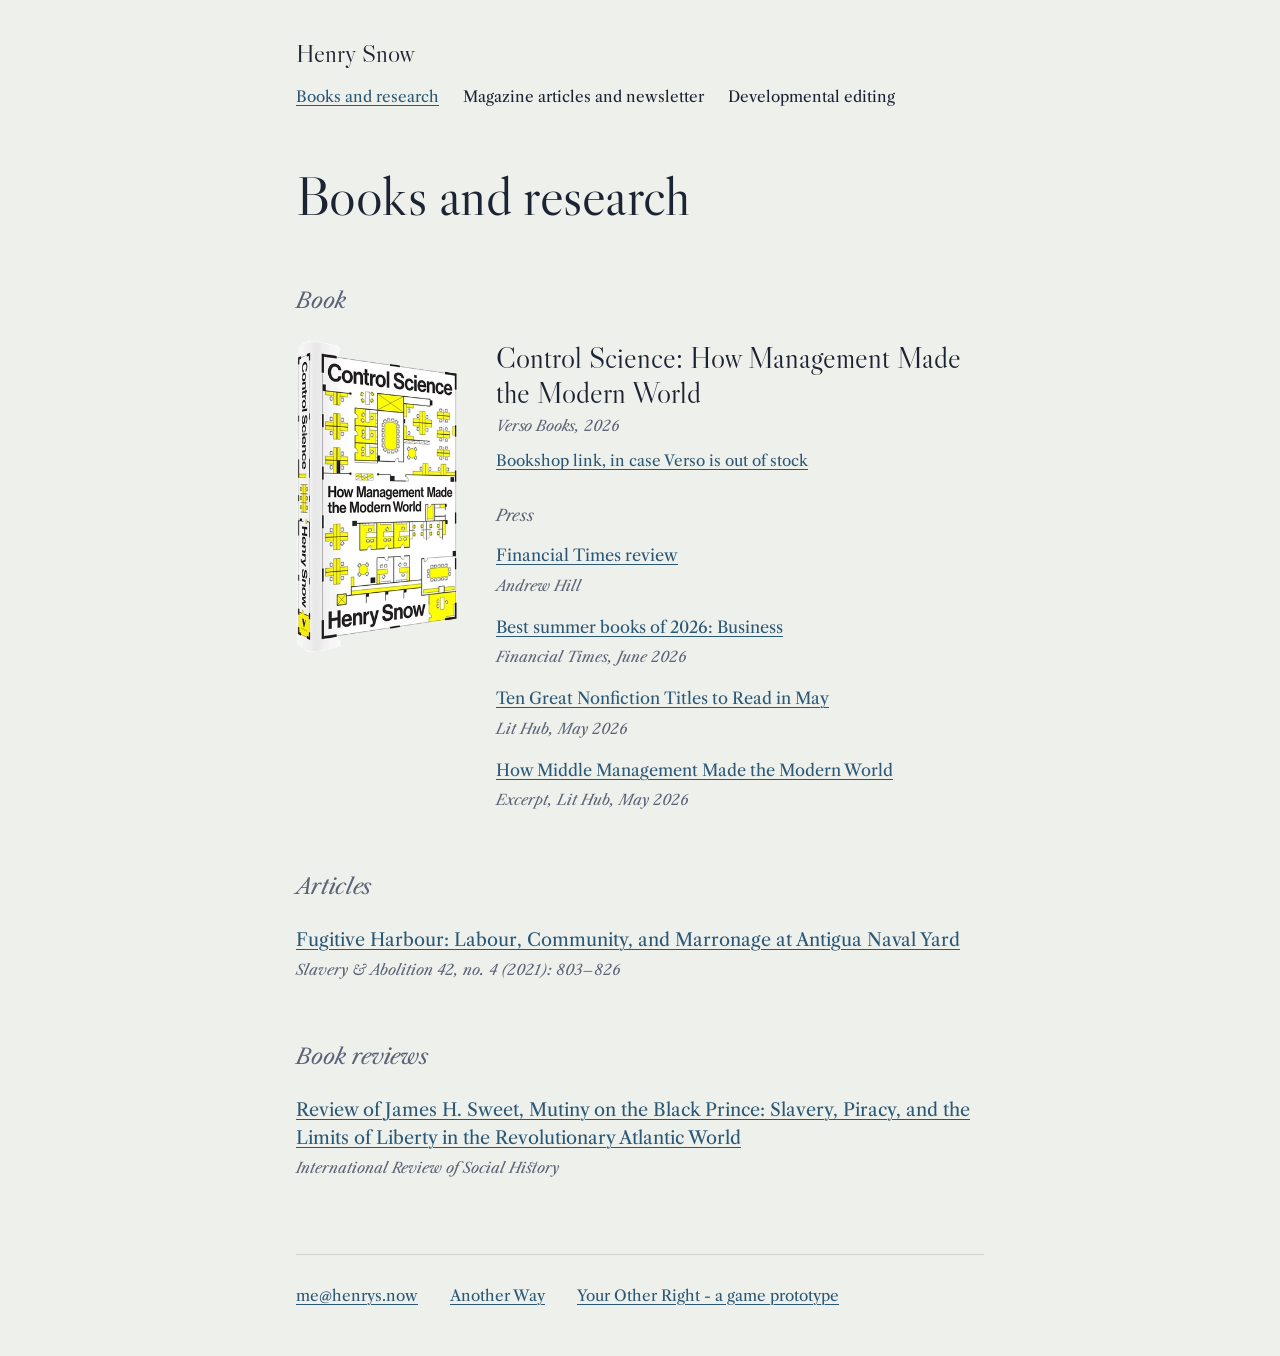
<file: academic.html>
<!DOCTYPE html>
<html lang="en">
<head>
  <meta charset="utf-8">
  <meta name="viewport" content="width=device-width, initial-scale=1">
  <title>Books and research | Henry Snow</title>
  <link rel="preconnect" href="https://fonts.googleapis.com">
  <link rel="preconnect" href="https://fonts.gstatic.com" crossorigin>
  <link href="https://fonts.googleapis.com/css2?family=Libre+Caslon+Display&family=Libre+Caslon+Text:ital,wght@0,400;0,700;1,400&display=swap" rel="stylesheet">
  <link rel="stylesheet" href="style.css">
</head>
<body>
  <div class="wrap">
    <header class="site-header">
      <a class="site-name" href="index.html">Henry Snow</a>
      <nav aria-label="Main">
        <ul>
          <li><a href="academic.html" aria-current="page">Books and research</a></li>
          <li><a href="public-scholarship.html">Magazine articles and newsletter</a></li>
          <li><a href="editing.html">Developmental editing</a></li>
        </ul>
      </nav>
    </header>

    <main>
      <h1>Books and research</h1>

      <h2>Book</h2>
      <article class="book">
        <a href="https://www.versobooks.com/products/3120-control-science"><img class="cover" src="images/control-science-cover.png" alt="Cover of Control Science by Henry Snow" width="287" height="535"></a>
        <div>
          <h3><a href="https://www.versobooks.com/products/3120-control-science">Control Science: How Management Made the Modern World</a></h3>
          <span class="meta">Verso Books, 2026</span>
          <p class="buy"><a href="https://bookshop.org/p/books/control-science-how-management-made-the-modern-world-henry-snow/429567355997d41d">Bookshop link, in case Verso is out of stock</a></p>

          <h4>Press</h4>
          <ul class="works">
            <li>
              <a href="https://www.ft.com/content/b5900698-bcce-4e5d-abbf-45562cee1180?syn-25a6b1a6=1">Financial Times review</a>
              <span class="meta">Andrew Hill</span>
            </li>
            <li>
              <a href="https://www.ft.com/content/6bc324bd-9287-4277-aa31-c4a3ab3e0b95">Best summer books of 2026: Business</a>
              <span class="meta">Financial Times, June 2026</span>
            </li>
            <li>
              <a href="https://lithub.com/ten-great-nonfiction-titles-to-read-in-may/">Ten Great Nonfiction Titles to Read in May</a>
              <span class="meta">Lit Hub, May 2026</span>
            </li>
            <li>
              <a href="https://lithub.com/how-middle-management-made-the-modern-world/">How Middle Management Made the Modern World</a>
              <span class="meta">Excerpt, Lit Hub, May 2026</span>
            </li>
          </ul>
        </div>
      </article>

      <h2>Articles</h2>
      <ul class="works">
        <li>
          <a href="https://doi.org/10.1080/0144039X.2021.1910470">Fugitive Harbour: Labour, Community, and Marronage at Antigua Naval Yard</a>
          <span class="meta">Slavery &amp; Abolition 42, no. 4 (2021): 803–826</span>
        </li>
      </ul>

      <h2>Book reviews</h2>
      <ul class="works">
        <li>
          <a href="https://www.cambridge.org/core/journals/international-review-of-social-history/article/james-hoke-sweet-mutiny-on-the-black-prince-slavery-piracy-and-the-limits-of-liberty-in-the-revolutionary-atlantic-world-oxford-university-press-oxford-etc-2025-xi-247-pp-ill-maps-2699-ebook-1241/E7679759F487D05E83D56E6E319FC0D8">Review of James H. Sweet, Mutiny on the Black Prince: Slavery, Piracy, and the Limits of Liberty in the Revolutionary Atlantic World</a>
          <span class="meta">International Review of Social History</span>
        </li>
      </ul>
    </main>

    <footer class="site-footer">
      <a class="email" data-u="me" data-d="henrys.now" href="#">me [at] henrys.now</a>
      <a href="https://buttondown.com/anotherway">Another Way</a>
      <a href="/your-other-right/">Your Other Right - a game prototype</a>
    </footer>
  </div>
  <script src="site.js"></script>
</body>
</html>
</file>
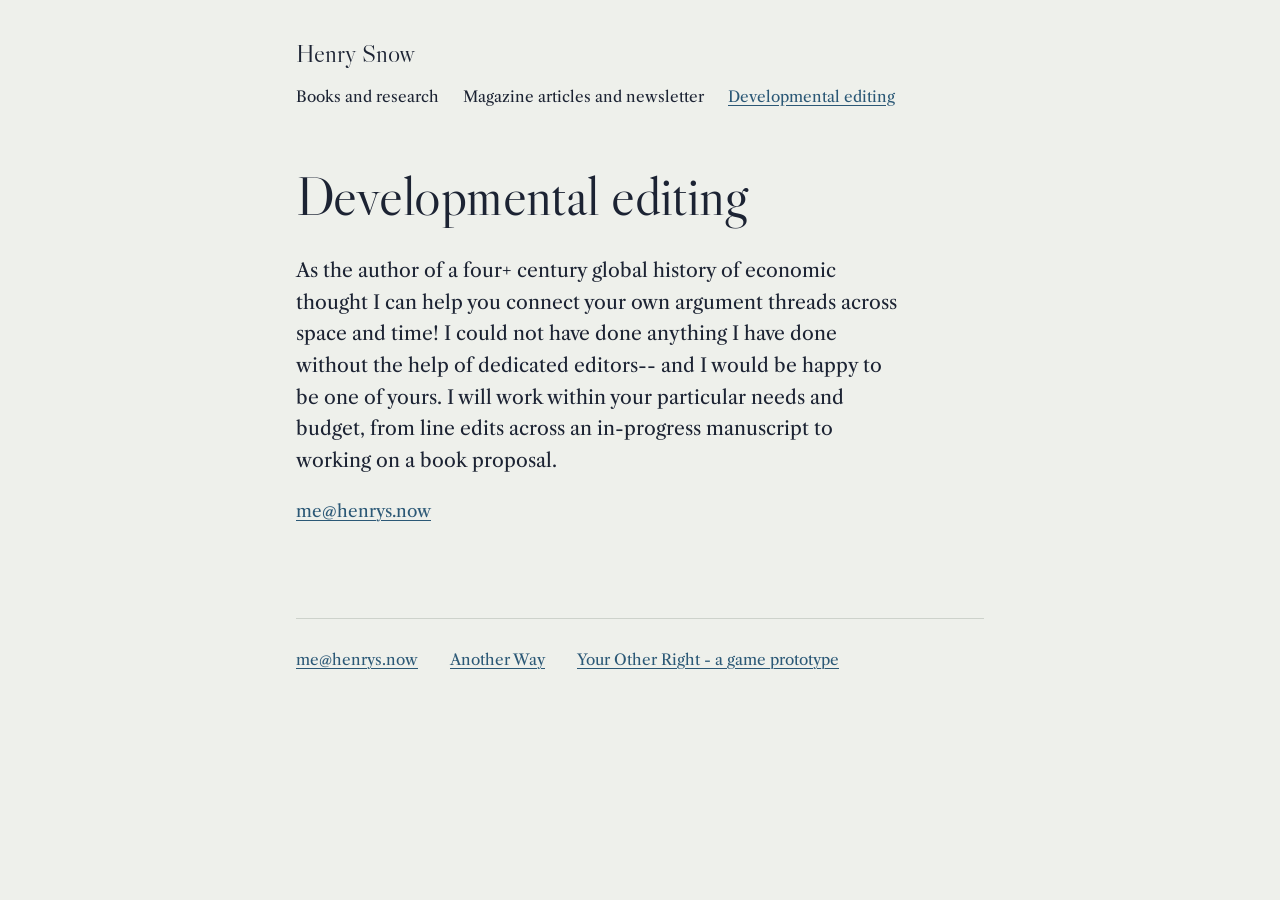
<file: editing.html>
<!DOCTYPE html>
<html lang="en">
<head>
  <meta charset="utf-8">
  <meta name="viewport" content="width=device-width, initial-scale=1">
  <title>Developmental editing | Henry Snow</title>
  <link rel="preconnect" href="https://fonts.googleapis.com">
  <link rel="preconnect" href="https://fonts.gstatic.com" crossorigin>
  <link href="https://fonts.googleapis.com/css2?family=Libre+Caslon+Display&family=Libre+Caslon+Text:ital,wght@0,400;0,700;1,400&display=swap" rel="stylesheet">
  <link rel="stylesheet" href="style.css">
</head>
<body>
  <div class="wrap">
    <header class="site-header">
      <a class="site-name" href="index.html">Henry Snow</a>
      <nav aria-label="Main">
        <ul>
          <li><a href="academic.html">Books and research</a></li>
          <li><a href="public-scholarship.html">Magazine articles and newsletter</a></li>
          <li><a href="editing.html" aria-current="page">Developmental editing</a></li>
        </ul>
      </nav>
    </header>

    <main>
      <h1>Developmental editing</h1>

      <p class="lead">As the author of a four+ century global history of economic thought I can help you connect your own argument threads across space and time! I could not have done anything I have done without the help of dedicated editors-- and I would be happy to be one of yours. I will work within your particular needs and budget, from line edits across an in-progress manuscript to working on a book proposal.</p>

      <p><a class="email" data-u="me" data-d="henrys.now" href="#">me [at] henrys.now</a></p>
    </main>

    <footer class="site-footer">
      <a class="email" data-u="me" data-d="henrys.now" href="#">me [at] henrys.now</a>
      <a href="https://buttondown.com/anotherway">Another Way</a>
      <a href="/your-other-right/">Your Other Right - a game prototype</a>
    </footer>
  </div>
  <script src="site.js"></script>
</body>
</html>
</file>
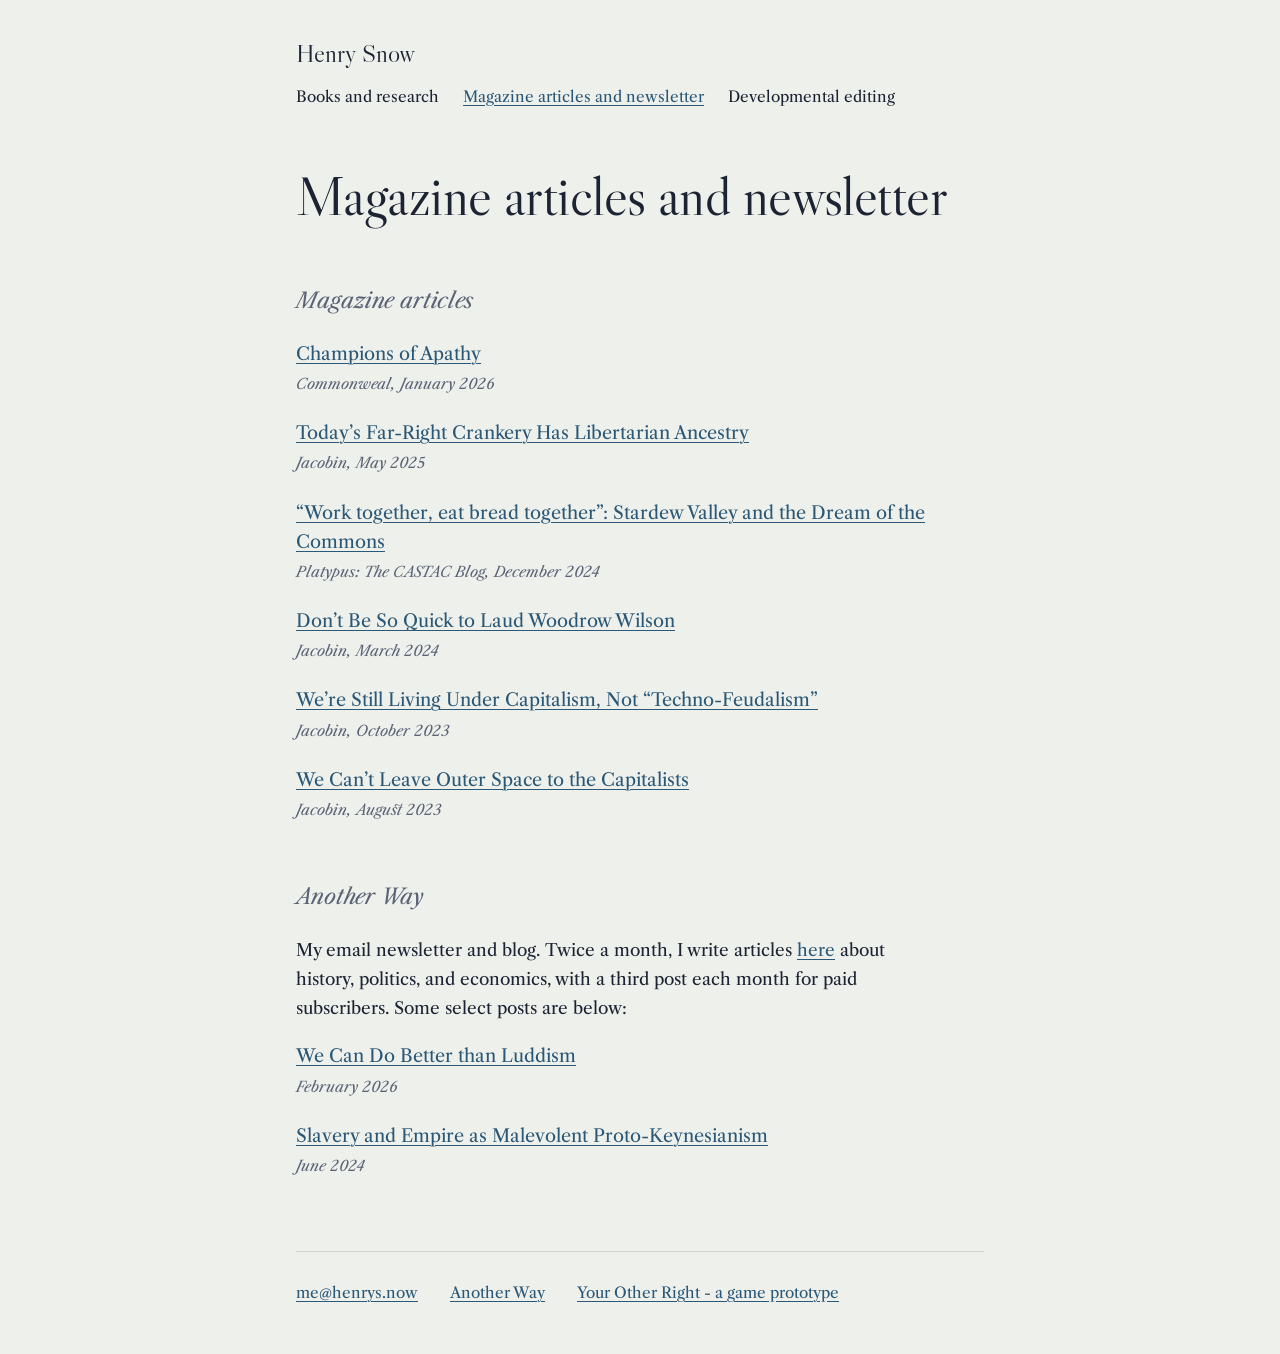
<file: public-scholarship.html>
<!DOCTYPE html>
<html lang="en">
<head>
  <meta charset="utf-8">
  <meta name="viewport" content="width=device-width, initial-scale=1">
  <title>Magazine articles and newsletter | Henry Snow</title>
  <link rel="preconnect" href="https://fonts.googleapis.com">
  <link rel="preconnect" href="https://fonts.gstatic.com" crossorigin>
  <link href="https://fonts.googleapis.com/css2?family=Libre+Caslon+Display&family=Libre+Caslon+Text:ital,wght@0,400;0,700;1,400&display=swap" rel="stylesheet">
  <link rel="stylesheet" href="style.css">
</head>
<body>
  <div class="wrap">
    <header class="site-header">
      <a class="site-name" href="index.html">Henry Snow</a>
      <nav aria-label="Main">
        <ul>
          <li><a href="academic.html">Books and research</a></li>
          <li><a href="public-scholarship.html" aria-current="page">Magazine articles and newsletter</a></li>
          <li><a href="editing.html">Developmental editing</a></li>
        </ul>
      </nav>
    </header>

    <main>
      <h1>Magazine articles and newsletter</h1>

      <h2>Magazine articles</h2>
      <ul class="works">
        <li>
          <a href="https://www.commonwealmagazine.org/champions-apathy">Champions of Apathy</a>
          <span class="meta">Commonweal, January 2026</span>
        </li>
        <li>
          <a href="https://jacobin.com/2025/05/slobodian-neoliberalism-race-nationalism-hayek">Today’s Far-Right Crankery Has Libertarian Ancestry</a>
          <span class="meta">Jacobin, May 2025</span>
        </li>
        <li>
          <a href="https://blog.castac.org/2024/12/work-together-eat-bread-together-stardew-valley-and-the-dream-of-the-commons/">“Work together, eat bread together”: Stardew Valley and the Dream of the Commons</a>
          <span class="meta">Platypus: The CASTAC Blog, December 2024</span>
        </li>
        <li>
          <a href="https://jacobin.com/2024/03/woodrow-wilson-mass-politics-history">Don’t Be So Quick to Laud Woodrow Wilson</a>
          <span class="meta">Jacobin, March 2024</span>
        </li>
        <li>
          <a href="https://jacobin.com/2023/10/cloud-capitalism-technofeudalism-serfs-cloud-big-data-yanis-varoufakis">We’re Still Living Under Capitalism, Not “Techno-Feudalism”</a>
          <span class="meta">Jacobin, October 2023</span>
        </li>
        <li>
          <a href="https://jacobin.com/2023/08/space-class-struggle-elon-musk-jeff-bezos-militarization-extraction">We Can’t Leave Outer Space to the Capitalists</a>
          <span class="meta">Jacobin, August 2023</span>
        </li>
      </ul>

      <h2>Another Way</h2>
      <p>My email newsletter and blog. Twice a month, I write articles <a href="https://buttondown.com/anotherway">here</a> about history, politics, and economics, with a third post each month for paid subscribers. Some select posts are below:</p>
      <ul class="works">
        <li>
          <a href="https://buttondown.com/anotherway/archive/we-can-do-better-than-luddism/">We Can Do Better than Luddism</a>
          <span class="meta">February 2026</span>
        </li>
        <li>
          <a href="https://buttondown.com/anotherway/archive/slavery-and-empire-as-malevolent/">Slavery and Empire as Malevolent Proto-Keynesianism</a>
          <span class="meta">June 2024</span>
        </li>
      </ul>
    </main>

    <footer class="site-footer">
      <a class="email" data-u="me" data-d="henrys.now" href="#">me [at] henrys.now</a>
      <a href="https://buttondown.com/anotherway">Another Way</a>
      <a href="/your-other-right/">Your Other Right - a game prototype</a>
    </footer>
  </div>
  <script src="site.js"></script>
</body>
</html>
</file>
<file: style.css>
/* ---------- Colors and fonts ---------- */
:root {
  --paper: #eef0eb;
  --ink: #1c2333;
  --muted: #5b6376;
  --rule: #cdd2cb;
  --accent: #2b5876;
  --slot: #dfe3dc;
  --flag: #b3261e;
  --display: "Libre Caslon Display", Georgia, "Times New Roman", serif;
  --text: "Libre Caslon Text", Georgia, "Times New Roman", serif;
}

@media (prefers-color-scheme: dark) {
  :root {
    --paper: #141922;
    --ink: #e3e6eb;
    --muted: #9aa3b2;
    --rule: #2c3442;
    --accent: #8fb8d3;
    --slot: #1f2631;
    --flag: #f08a80;
  }
}

/* ---------- Base ---------- */
*, *::before, *::after { box-sizing: border-box; }
html { -webkit-text-size-adjust: 100%; }

body {
  margin: 0;
  background: var(--paper);
  color: var(--ink);
  font-family: var(--text);
  font-size: 1.0625rem;
  line-height: 1.7;
}

.wrap { max-width: 46rem; margin: 0 auto; padding: 0 1.5rem; }
.wrap.wide { max-width: 58rem; }

a { color: var(--accent); text-decoration-thickness: 1px; text-underline-offset: 0.18em; }
a:hover { text-decoration-thickness: 2px; }
:focus-visible { outline: 2px solid var(--accent); outline-offset: 3px; border-radius: 2px; }

img { max-width: 100%; height: auto; display: block; }

/* ---------- Header ---------- */
.site-header {
  display: flex;
  flex-wrap: wrap;
  justify-content: space-between;
  align-items: baseline;
  gap: 0.5rem 2rem;
  padding: 2rem 0 0;
}
.site-name {
  font-family: var(--display);
  font-size: 1.6rem;
  color: var(--ink);
  text-decoration: none;
}
.site-header ul {
  list-style: none;
  margin: 0;
  padding: 0;
  display: flex;
  flex-wrap: wrap;
  gap: 0.25rem 1.5rem;
  font-size: 0.95rem;
}
.site-header nav a { color: var(--ink); text-decoration: none; }
.site-header nav a:hover { text-decoration: underline; }
.site-header nav a[aria-current="page"] { color: var(--accent); text-decoration: underline; }

/* ---------- Page content ---------- */
main { padding: 3.5rem 0 4.5rem; }

h1 {
  font-family: var(--display);
  font-weight: 400;
  font-size: clamp(2.5rem, 6vw, 3.5rem);
  line-height: 1.1;
  letter-spacing: -0.01em;
  margin: 0 0 1.75rem;
}
h2 {
  font-family: var(--text);
  font-style: italic;
  font-weight: 400;
  font-size: 1.35rem;
  color: var(--muted);
  margin: 3.5rem 0 1.25rem;
}
p { margin: 0 0 1.25rem; max-width: 38rem; }
.lead { font-size: 1.2rem; line-height: 1.65; }

/* Lists of work: title on one line, venue and date beneath */
.works { list-style: none; margin: 0; padding: 0; }
.works li + li { margin-top: 1.4rem; }
.works a { font-size: 1.125rem; line-height: 1.4; }
.meta { display: block; color: var(--muted); font-size: 0.92rem; font-style: italic; margin-top: 0.2rem; }

/* ---------- The book ---------- */
.book {
  display: grid;
  grid-template-columns: 10.5rem 1fr;
  gap: 2rem;
  align-items: start;
}
.book h3 {
  font-family: var(--display);
  font-weight: 400;
  font-size: 1.85rem;
  line-height: 1.2;
  margin: 0;
}
.book h3 a { color: var(--ink); text-decoration: none; }
.book h3 a:hover { text-decoration: underline; }
.book h4 {
  font-style: italic;
  font-weight: 400;
  font-size: 1rem;
  color: var(--muted);
  margin: 1.75rem 0 0.75rem;
}
.book .works li + li { margin-top: 0.9rem; }
.book .works a { font-size: 1.02rem; }

@media (max-width: 34rem) {
  .book { grid-template-columns: 1fr; }
  .book .cover { max-width: 10rem; }
}

/* ---------- Home page ---------- */
.hero {
  display: grid;
  grid-template-columns: 1fr 13rem;
  gap: 2.5rem;
  align-items: end;
  padding-top: 3rem;
}
.hero h1 {
  font-size: clamp(3.5rem, 12vw, 7.5rem);
  line-height: 0.95;
  letter-spacing: -0.02em;
  margin: 0 0 2rem;
}
.contents {
  display: flex;
  flex-direction: column;
  gap: 0.35rem;
  margin: 4.5rem 0 3rem;
}
.contents a {
  width: fit-content;
  font-style: italic;
  font-size: clamp(1.75rem, 4.5vw, 2.6rem);
  line-height: 1.3;
  color: var(--ink);
  text-decoration: none;
}
.contents a:hover { color: var(--accent); text-decoration: underline; text-decoration-thickness: 1px; }

@media (max-width: 40rem) {
  .hero { grid-template-columns: 1fr; gap: 1.5rem; }
  .hero .portrait { max-width: 12rem; }
}

.portrait { width: 100%; aspect-ratio: 4 / 5; object-fit: cover; }
.cover { width: 100%; }
.buy { margin: 0.6rem 0 0; font-size: 0.95rem; }

/* ---------- Footer ---------- */
.site-footer {
  display: flex;
  flex-wrap: wrap;
  gap: 0.5rem 2rem;
  padding: 1.75rem 0 3rem;
  border-top: 1px solid var(--rule);
  font-size: 0.95rem;
  color: var(--muted);
}

/* ---------- Placeholders (delete once real content is in) ---------- */
.slot {
  background: var(--slot);
  border: 1px dashed var(--muted);
  color: var(--muted);
  display: flex;
  align-items: center;
  justify-content: center;
  font-size: 0.85rem;
  font-style: italic;
  text-align: center;
  padding: 1rem;
}
.cover.slot { aspect-ratio: 2 / 3; }
.portrait.slot { aspect-ratio: 4 / 5; }
.placeholder {
  border: 1px dashed var(--muted);
  color: var(--muted);
  font-style: italic;
  font-size: 0.95rem;
  padding: 1rem 1.25rem;
  margin: 0 0 2rem;
  max-width: 38rem;
}
.missing-link { outline: 1px dashed var(--flag); outline-offset: 3px; }
</file>
